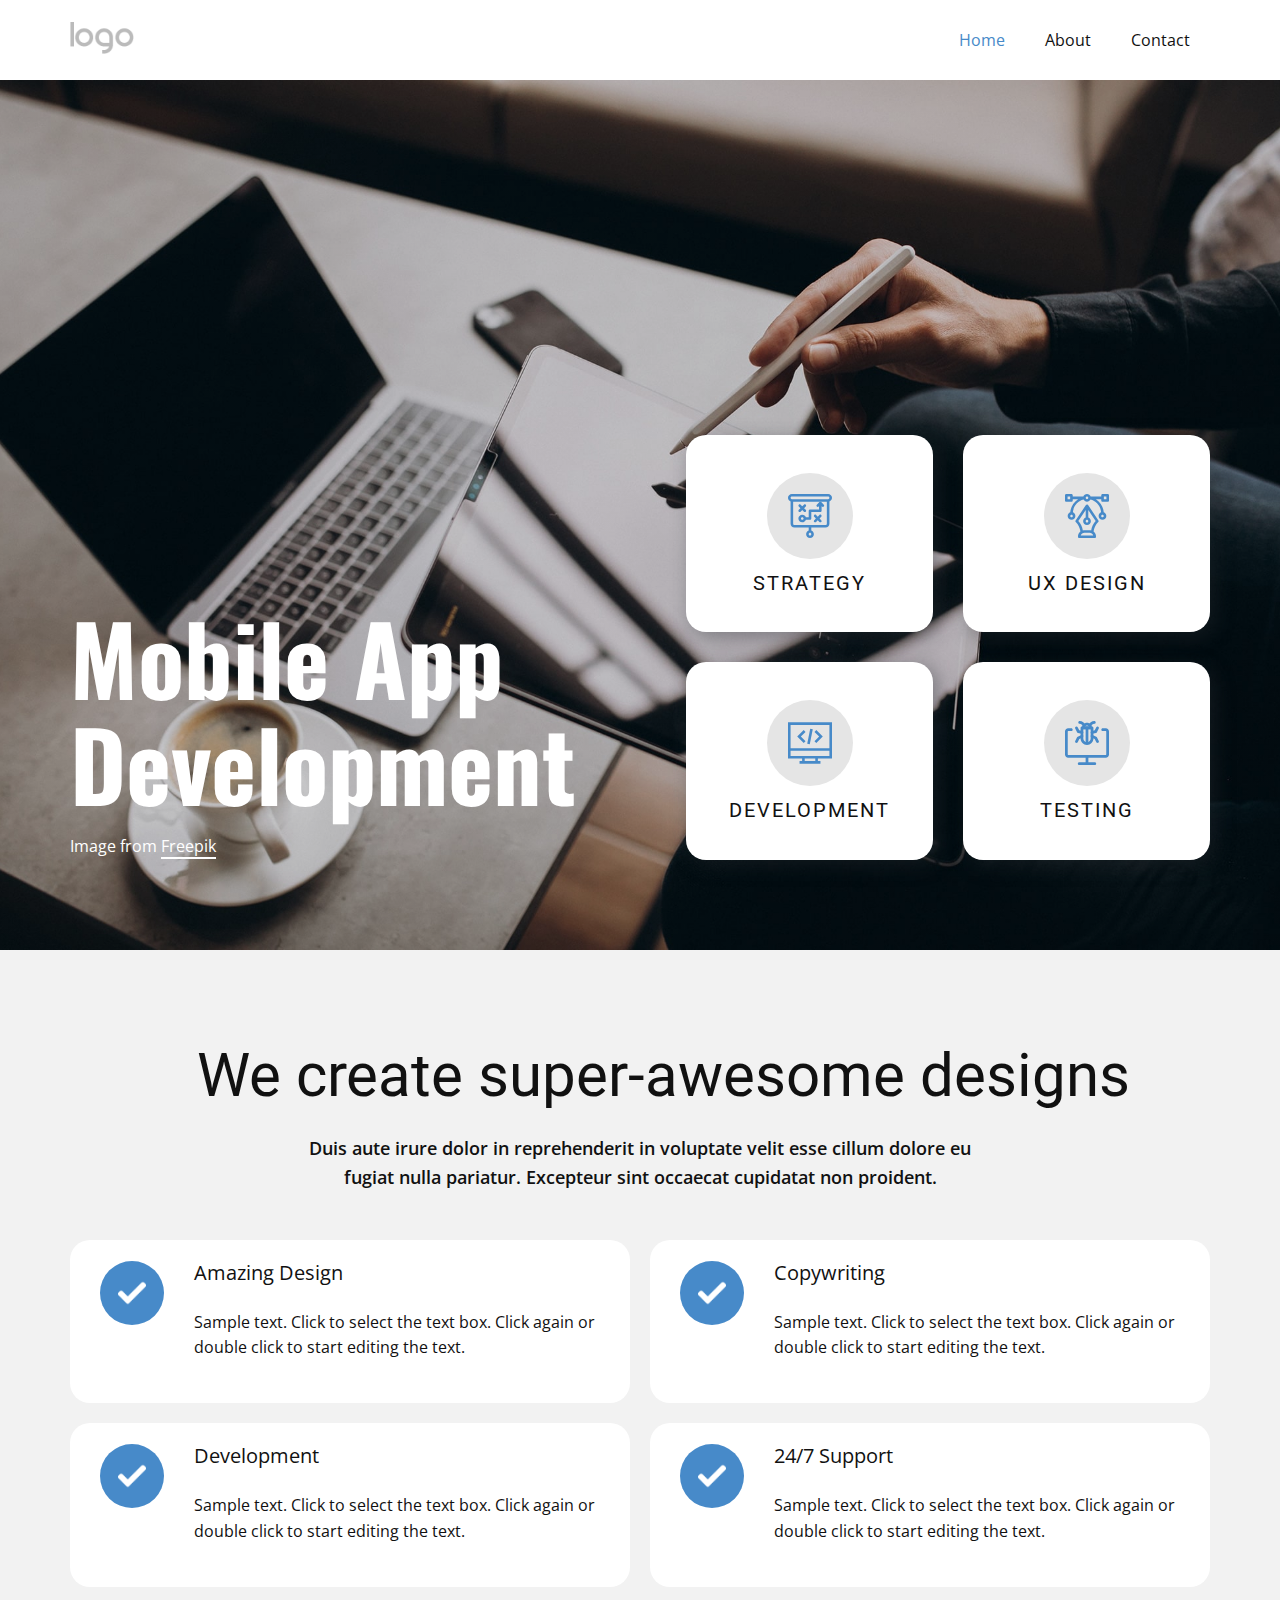
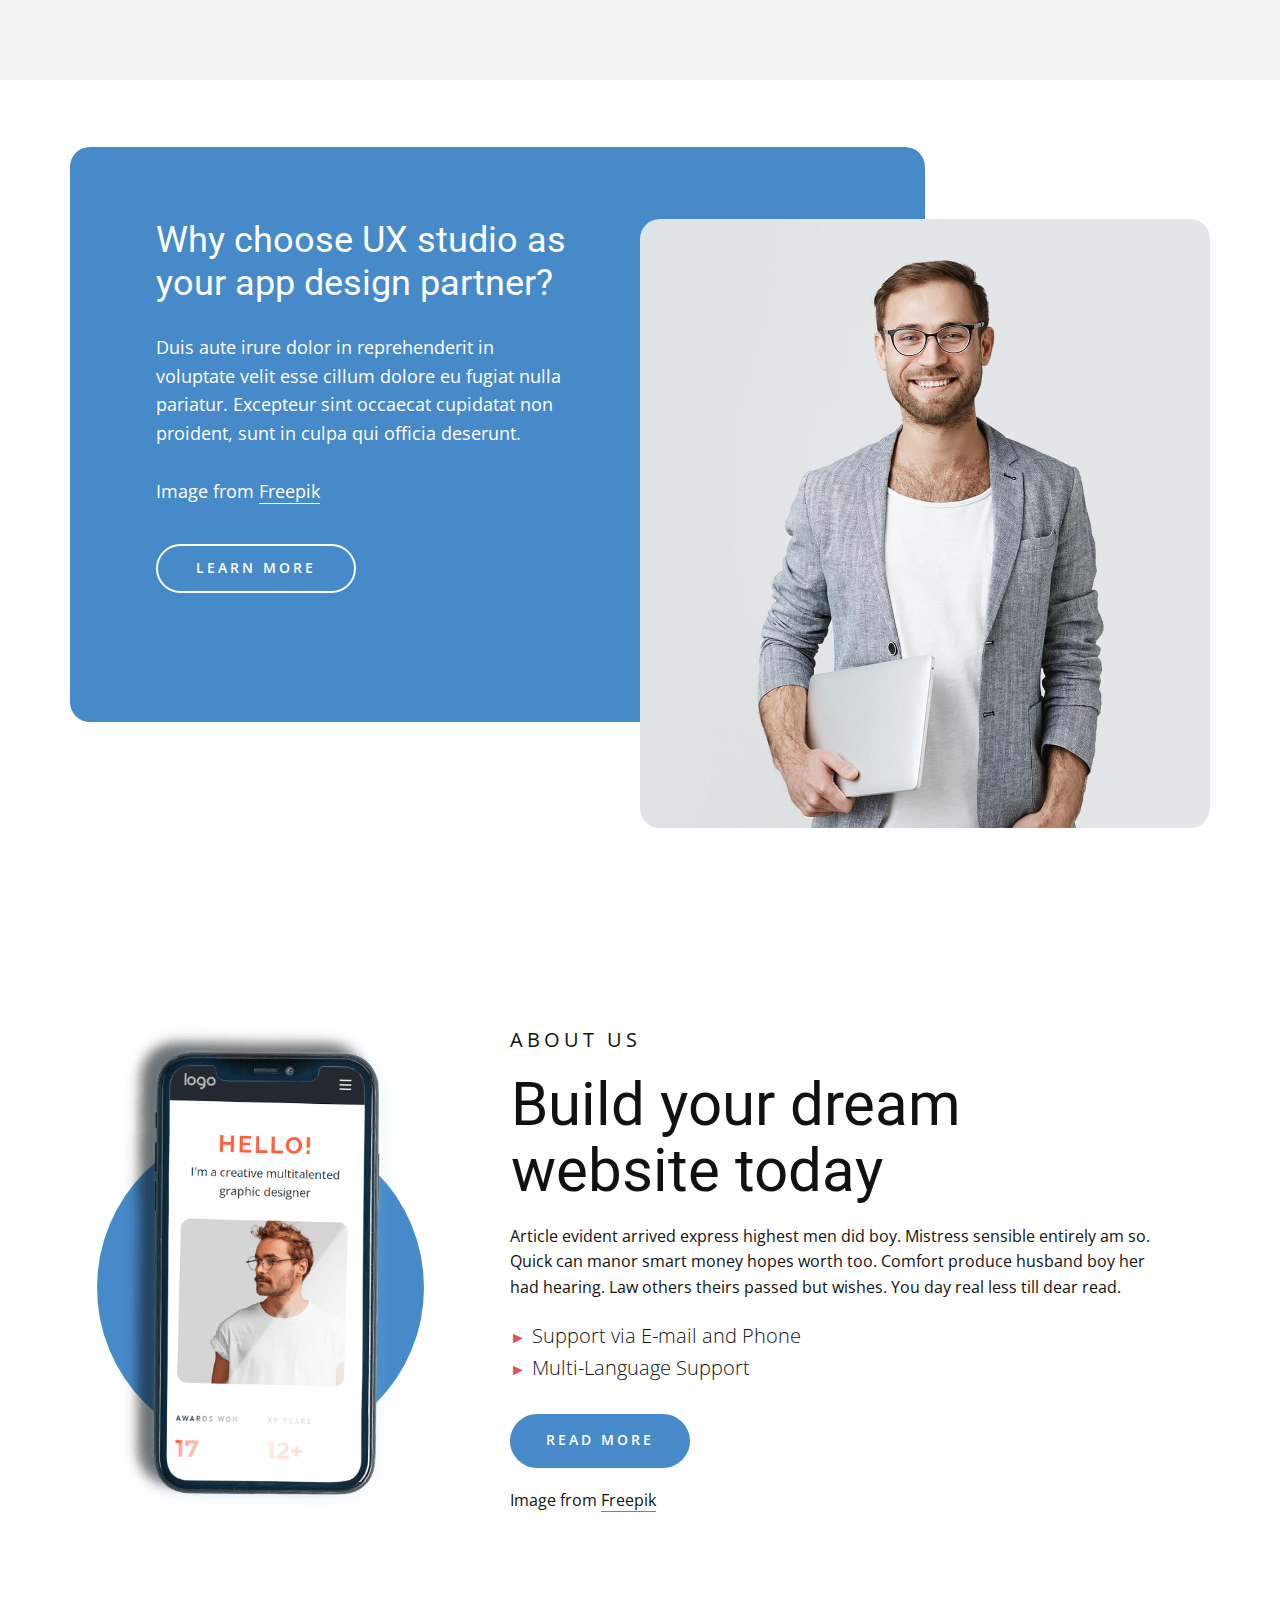
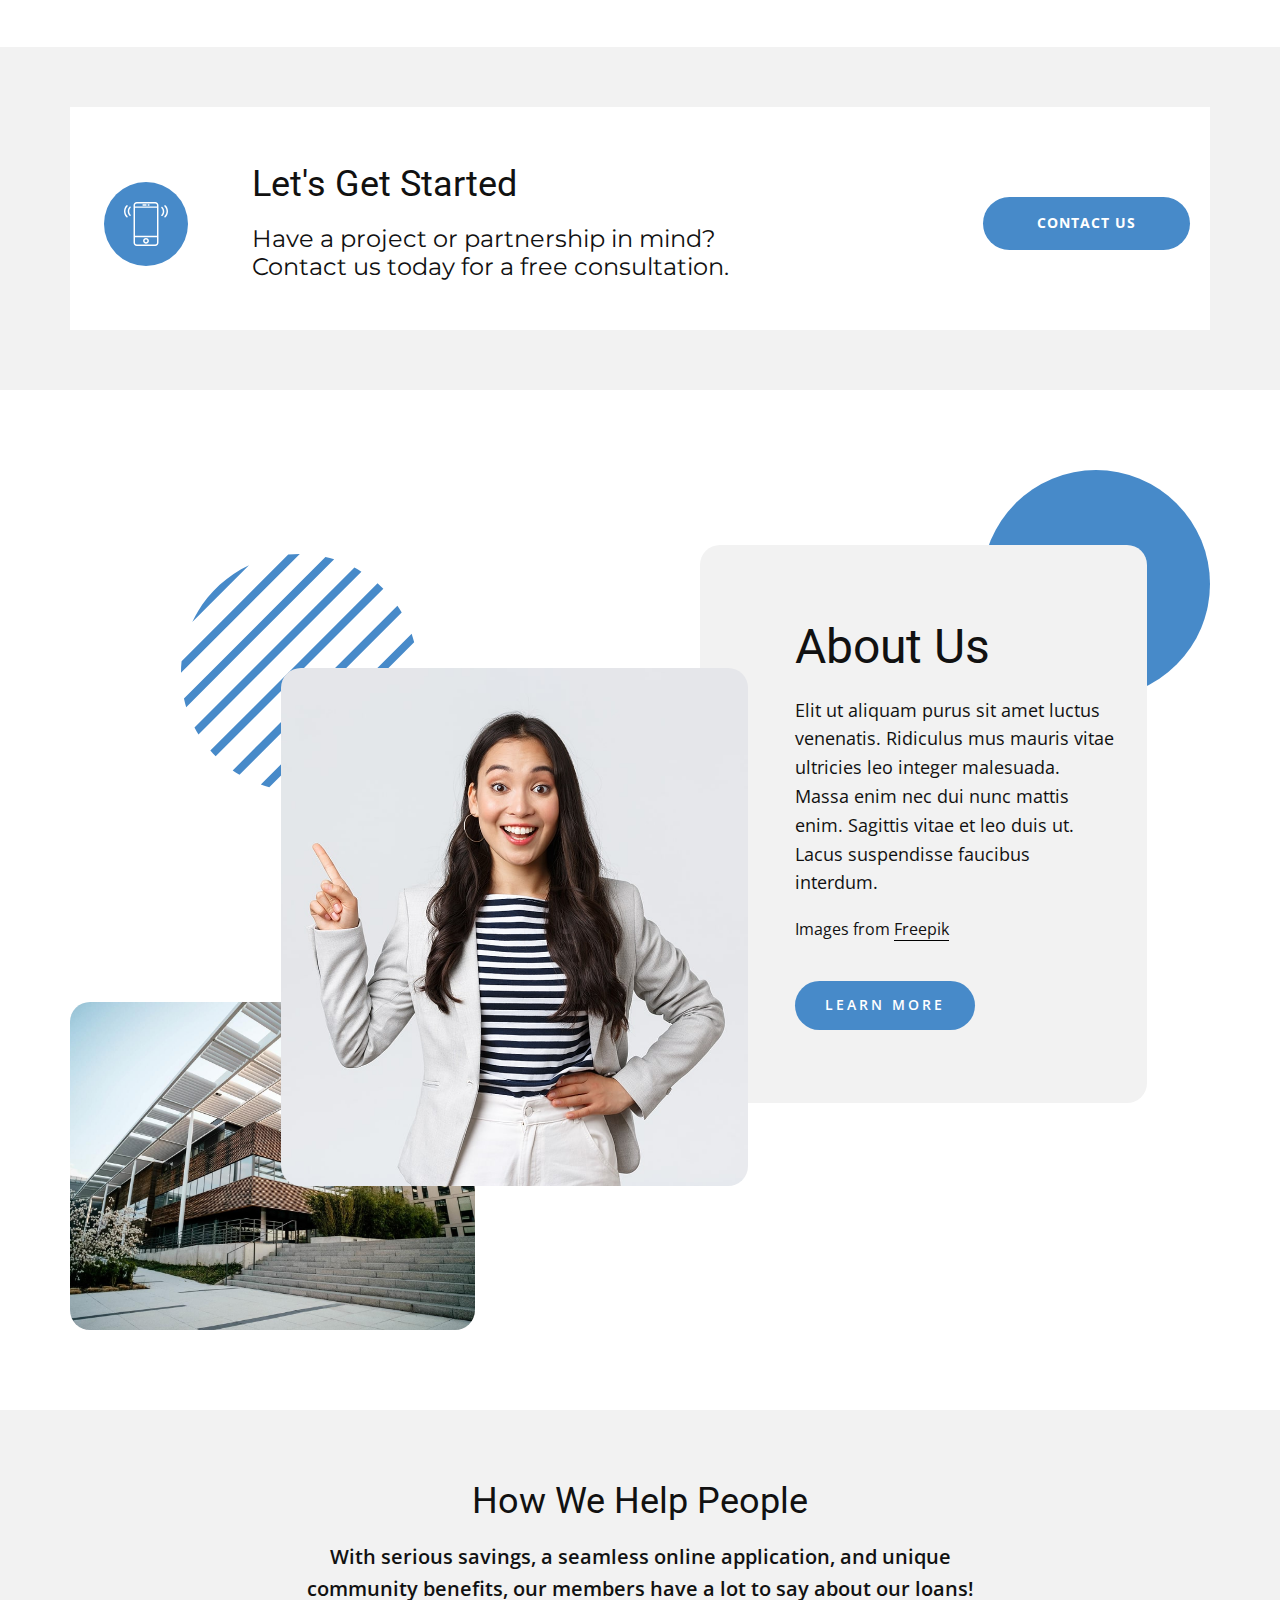
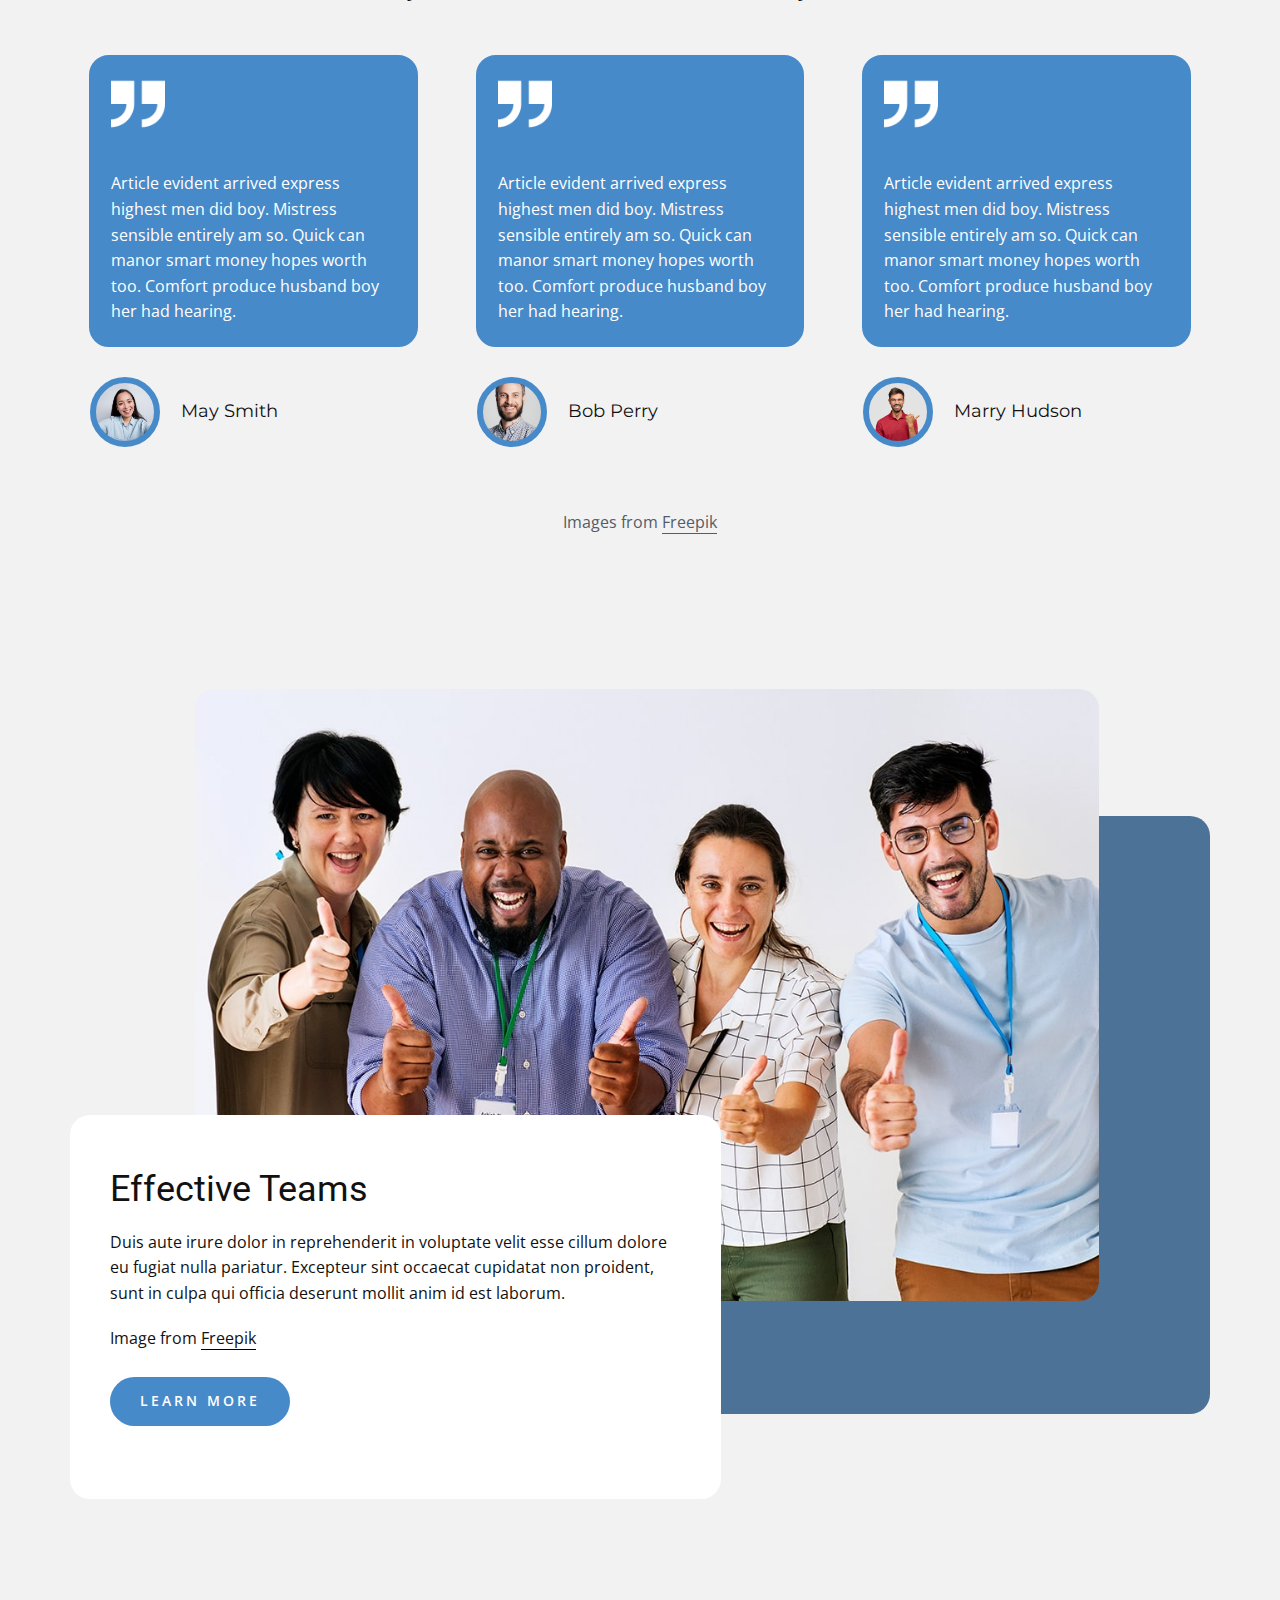
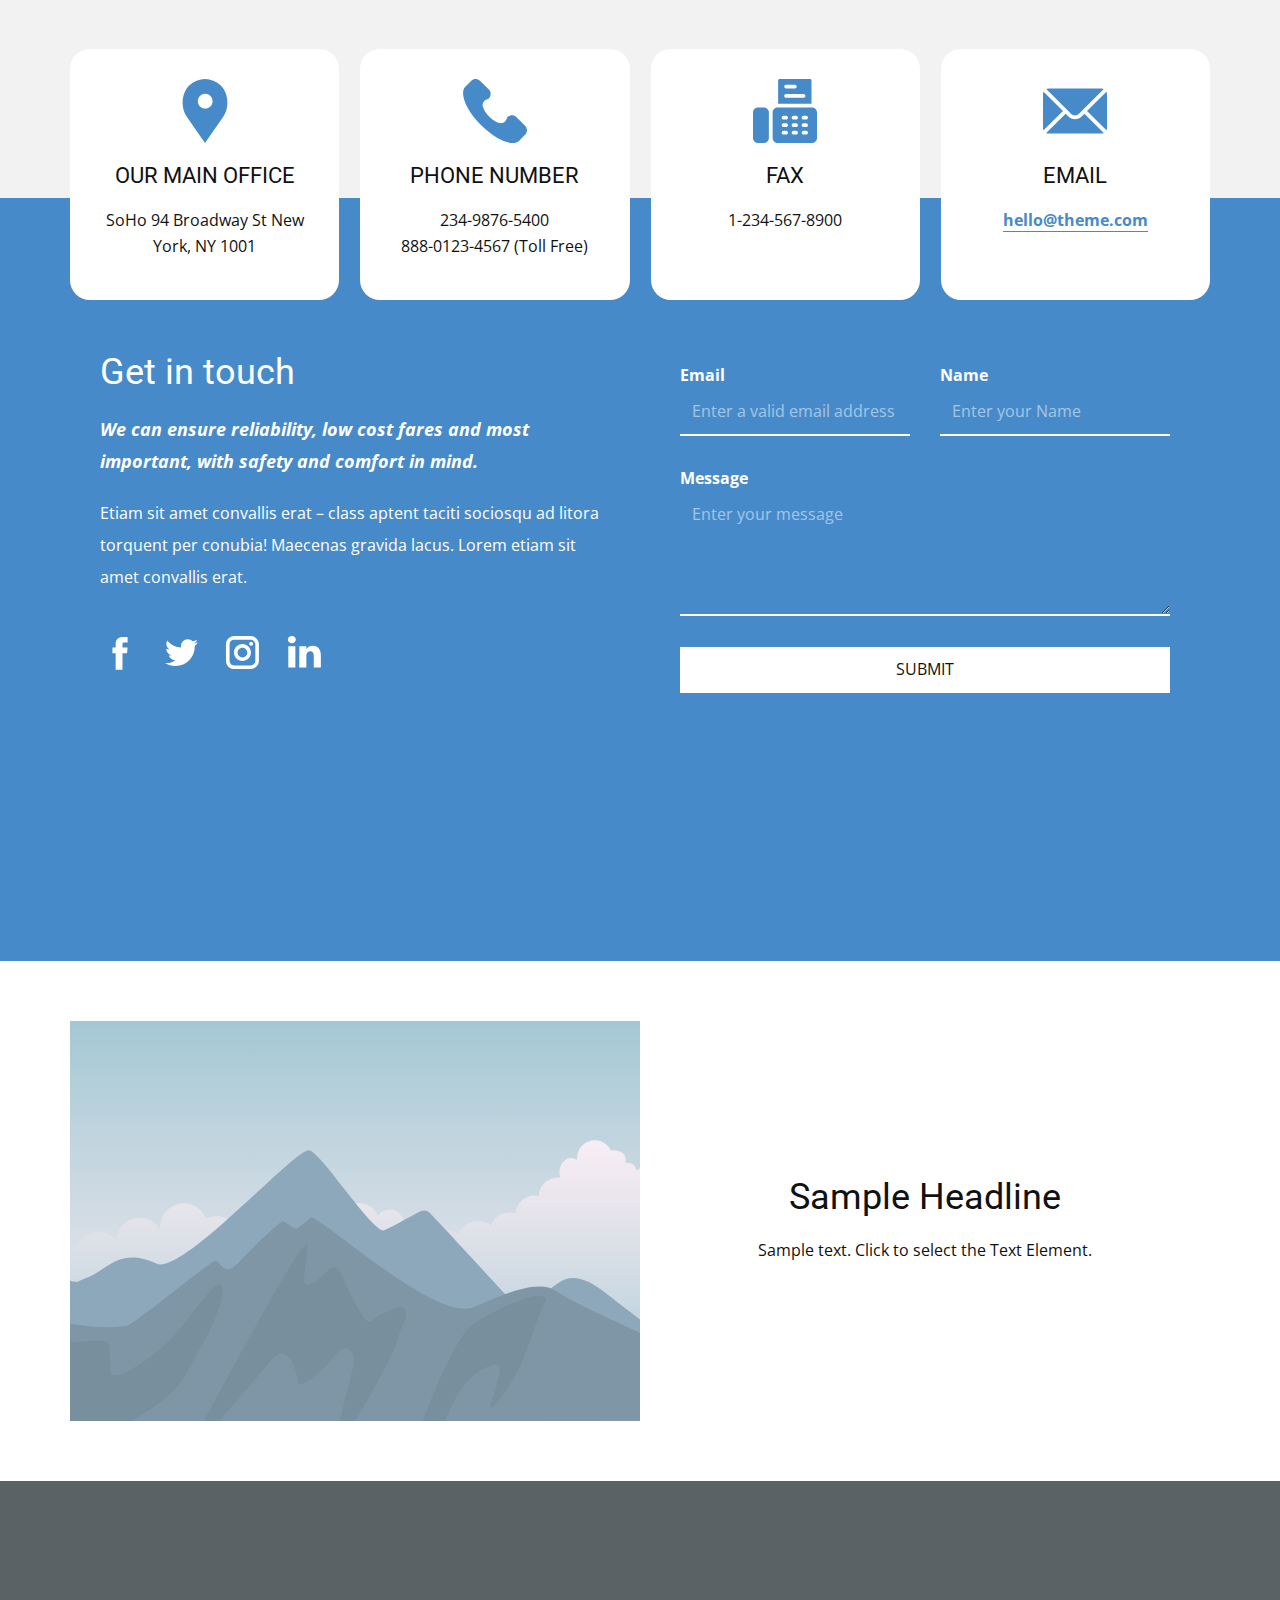
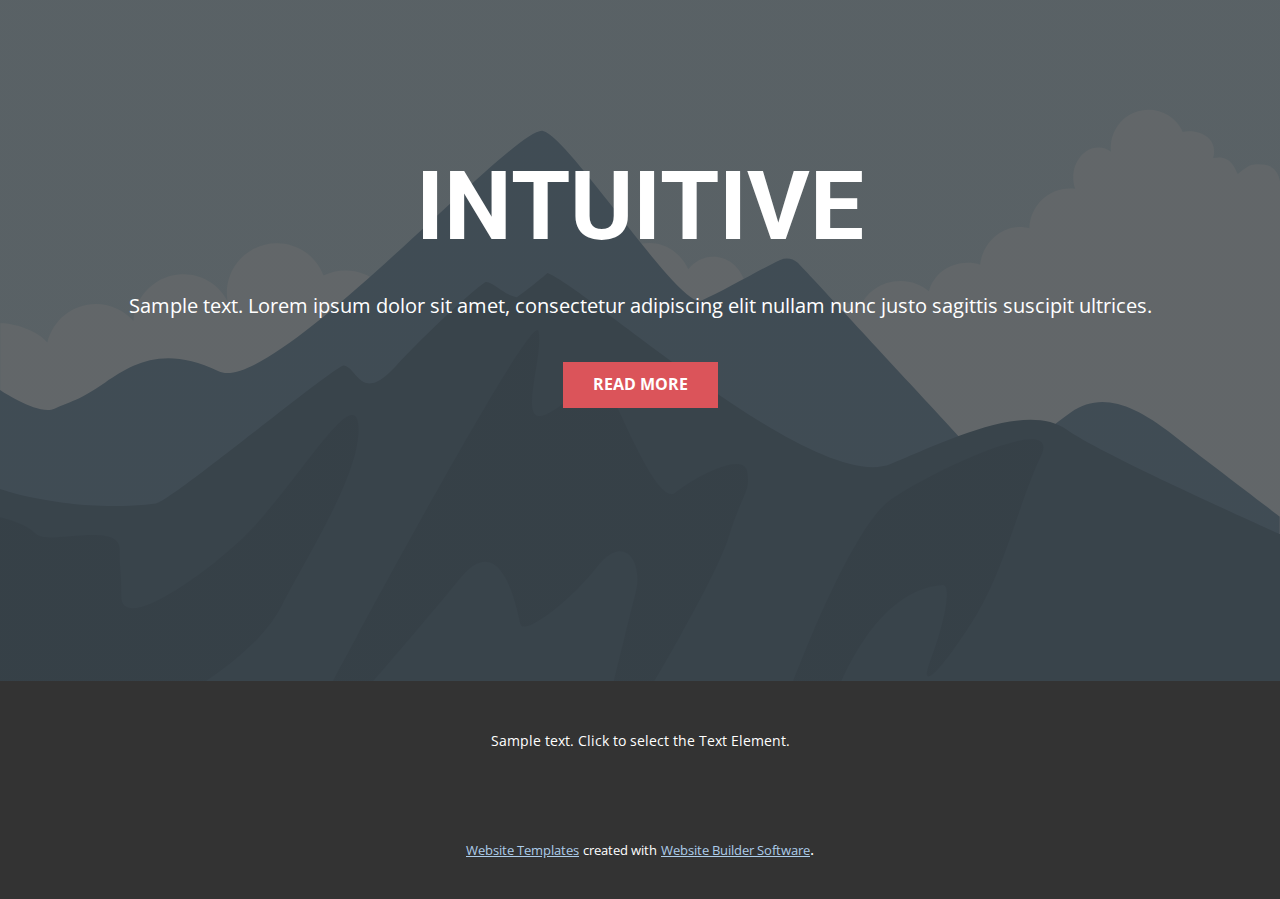
<file: index.html>
<!DOCTYPE html>
<html style="font-size: 16px;" lang="en"><head>
    <meta name="viewport" content="width=device-width, initial-scale=1.0">
    <meta charset="utf-8">
    <meta name="keywords" content="Mobile App Development, ​We create super-awesome designs, ​Build your dream website today, ​Let&amp;apos;s Get Started, ​How We Help People, Effective Teams, Get in touch, INTUITIVE">
    <meta name="description" content="">
    <title>Home</title>
    <link rel="stylesheet" href="nicepage.css" media="screen">
<link rel="stylesheet" href="Home.css" media="screen">
    <script class="u-script" type="text/javascript" src="jquery.js" "="" defer=""></script>
    <script class="u-script" type="text/javascript" src="nicepage.js" "="" defer=""></script>
    <meta name="generator" content="Nicepage 4.17.10, nicepage.com">
    <link id="u-theme-google-font" rel="stylesheet" href="https://fonts.googleapis.com/css?family=Roboto:100,100i,300,300i,400,400i,500,500i,700,700i,900,900i|Open+Sans:300,300i,400,400i,500,500i,600,600i,700,700i,800,800i">
    <link id="u-page-google-font" rel="stylesheet" href="https://fonts.googleapis.com/css?family=Oswald:200,300,400,500,600,700|Montserrat:100,100i,200,200i,300,300i,400,400i,500,500i,600,600i,700,700i,800,800i,900,900i">
    
    
    
    
    
    
    
    
    
    
    
    
    <script type="application/ld+json">{
		"@context": "http://schema.org",
		"@type": "Organization",
		"name": "",
		"logo": "images/default-logo.png"
}</script>
    <meta name="theme-color" content="#478ac9">
    <meta property="og:title" content="Home">
    <meta property="og:type" content="website">
  </head>
  <body data-home-page="Home.html" data-home-page-title="Home" class="u-body u-xl-mode" data-lang="en"><header class="u-clearfix u-header u-header" id="sec-e250"><div class="u-clearfix u-sheet u-valign-middle u-sheet-1">
        <a href="https://nicepage.com" class="u-image u-logo u-image-1">
          <img src="images/default-logo.png" class="u-logo-image u-logo-image-1">
        </a>
        <nav class="u-menu u-menu-dropdown u-offcanvas u-menu-1">
          <div class="menu-collapse" style="font-size: 1rem; letter-spacing: 0px;">
            <a class="u-button-style u-custom-left-right-menu-spacing u-custom-padding-bottom u-custom-top-bottom-menu-spacing u-nav-link u-text-active-palette-1-base u-text-hover-palette-2-base" href="#">
              <svg class="u-svg-link" viewBox="0 0 24 24"><use xmlns:xlink="http://www.w3.org/1999/xlink" xlink:href="#menu-hamburger"></use></svg>
              <svg class="u-svg-content" version="1.1" id="menu-hamburger" viewBox="0 0 16 16" x="0px" y="0px" xmlns:xlink="http://www.w3.org/1999/xlink" xmlns="http://www.w3.org/2000/svg"><g><rect y="1" width="16" height="2"></rect><rect y="7" width="16" height="2"></rect><rect y="13" width="16" height="2"></rect>
</g></svg>
            </a>
          </div>
          <div class="u-nav-container">
            <ul class="u-nav u-unstyled u-nav-1"><li class="u-nav-item"><a class="u-button-style u-nav-link u-text-active-palette-1-base u-text-hover-palette-2-base" href="Home.html" style="padding: 10px 20px;">Home</a>
</li><li class="u-nav-item"><a class="u-button-style u-nav-link u-text-active-palette-1-base u-text-hover-palette-2-base" href="About.html" style="padding: 10px 20px;">About</a>
</li><li class="u-nav-item"><a class="u-button-style u-nav-link u-text-active-palette-1-base u-text-hover-palette-2-base" href="Contact.html" style="padding: 10px 20px;">Contact</a>
</li></ul>
          </div>
          <div class="u-nav-container-collapse">
            <div class="u-black u-container-style u-inner-container-layout u-opacity u-opacity-95 u-sidenav">
              <div class="u-inner-container-layout u-sidenav-overflow">
                <div class="u-menu-close"></div>
                <ul class="u-align-center u-nav u-popupmenu-items u-unstyled u-nav-2"><li class="u-nav-item"><a class="u-button-style u-nav-link" href="Home.html">Home</a>
</li><li class="u-nav-item"><a class="u-button-style u-nav-link" href="About.html">About</a>
</li><li class="u-nav-item"><a class="u-button-style u-nav-link" href="Contact.html">Contact</a>
</li></ul>
              </div>
            </div>
            <div class="u-black u-menu-overlay u-opacity u-opacity-70"></div>
          </div>
        </nav>
      </div></header>
    <section class="u-align-right u-clearfix u-image u-shading u-section-1" id="carousel_e393">
      <div class="u-clearfix u-sheet u-sheet-1">
        <h1 class="u-align-left u-custom-font u-font-oswald u-text u-text-body-alt-color u-text-1">Mobile App Development</h1>
        <p class="u-align-left u-text u-text-body-alt-color u-text-2">Image from <a href="https://www.freepik.com/photos/business" class="u-border-2 u-border-white u-btn u-button-link u-button-style u-none u-text-body-alt-color u-btn-1">Freepik</a>
        </p>
        <div class="u-list u-list-1">
          <div class="u-repeater u-repeater-1">
            <div class="u-align-center u-container-style u-list-item u-radius-20 u-repeater-item u-shape-round u-video-cover u-white u-list-item-1">
              <div class="u-container-layout u-similar-container u-valign-middle u-container-layout-1"><span class="u-grey-10 u-icon u-icon-circle u-text-palette-1-base u-icon-1"><svg class="u-svg-link" preserveAspectRatio="xMidYMin slice" viewBox="0 0 512 512" style=""><use xmlns:xlink="http://www.w3.org/1999/xlink" xlink:href="#svg-d293"></use></svg><svg class="u-svg-content" viewBox="0 0 512 512" x="0px" y="0px" id="svg-d293" style="enable-background:new 0 0 512 512;"><g><g><path d="M386.607,304.394L367.213,285l19.393-19.393c5.859-5.858,5.859-15.356,0-21.214c-5.857-5.858-15.355-5.858-21.213,0    L346,263.787l-19.394-19.394c-5.857-5.858-15.355-5.858-21.213,0c-5.858,5.858-5.858,15.355,0,21.213L324.787,285l-19.393,19.393    c-5.858,5.858-5.858,15.355,0,21.213c5.857,5.857,15.355,5.858,21.213,0L346,306.213l19.394,19.394    c5.857,5.857,15.355,5.858,21.213,0C392.465,319.749,392.465,310.252,386.607,304.394z"></path>
</g>
</g><g><g><path d="M206.607,184.394L187.213,165l19.393-19.393c5.858-5.858,5.858-15.355,0-21.213c-5.857-5.858-15.355-5.858-21.213,0    L166,143.787l-19.394-19.394c-5.857-5.858-15.355-5.858-21.213,0c-5.858,5.858-5.858,15.355,0,21.213L144.787,165l-19.393,19.393    c-5.859,5.858-5.859,15.356,0,21.214c5.857,5.857,15.355,5.858,21.213,0L166,186.213l19.394,19.394    c5.857,5.857,15.355,5.858,21.213,0C212.465,199.749,212.465,190.252,206.607,184.394z"></path>
</g>
</g><g><g><path d="M416.606,124.394l-30-30c-0.029-0.029-0.06-0.052-0.089-0.081c-5.916-5.822-15.373-5.668-21.124,0.081l-30,30    c-5.858,5.858-5.858,15.355,0,21.213c5.857,5.858,15.355,5.858,21.213,0l4.394-4.394V180H256c-8.284,0-15,6.716-15,15v75h-32.58    c-6.192-17.459-22.865-30-42.42-30c-24.813,0-45,20.187-45,45s20.187,45,45,45c19.555,0,36.228-12.541,42.42-30H256    c8.284,0,15-6.716,15-15v-75h105c8.284,0,15-6.716,15-15v-53.787l4.394,4.394C398.322,148.535,402.161,150,406,150    s7.678-1.465,10.606-4.393C422.464,139.749,422.464,130.252,416.606,124.394z M166,300c-8.271,0-15-6.729-15-15s6.729-15,15-15    s15,6.729,15,15S174.271,300,166,300z"></path>
</g>
</g><g><g><path d="M467,0H45C20.187,0,0,20.187,0,45c0,19.555,12.541,36.228,30,42.42V345c0,24.813,20.187,45,45,45h166v34.58    c-17.459,6.192-30,22.865-30,42.42c0,24.813,20.187,45,45,45s45-20.187,45-45c0-19.555-12.541-36.228-30-42.42V390h166    c24.813,0,45-20.187,45-45V87.42c17.459-6.192,30-22.865,30-42.42C512,20.187,491.813,0,467,0z M256,482c-8.271,0-15-6.729-15-15    s6.729-15,15-15s15,6.729,15,15S264.271,482,256,482z M452,345c0,8.271-6.729,15-15,15H75c-8.271,0-15-6.729-15-15V90h392V345z     M467,60H45c-8.271,0-15-6.729-15-15s6.729-15,15-15h422c8.271,0,15,6.729,15,15S475.271,60,467,60z"></path>
</g>
</g></svg></span>
                <h4 class="u-text u-text-3">strategy</h4>
              </div>
            </div>
            <div class="u-align-center u-container-style u-list-item u-radius-20 u-repeater-item u-shape-round u-video-cover u-white u-list-item-2">
              <div class="u-container-layout u-similar-container u-valign-middle u-container-layout-2"><span class="u-grey-10 u-icon u-icon-circle u-text-palette-1-base u-icon-2"><svg class="u-svg-link" preserveAspectRatio="xMidYMin slice" viewBox="0 0 512 512" style=""><use xmlns:xlink="http://www.w3.org/1999/xlink" xlink:href="#svg-ddc0"></use></svg><svg class="u-svg-content" viewBox="0 0 512 512" x="0px" y="0px" id="svg-ddc0" style="enable-background:new 0 0 512 512;"><g><g><path d="M497,0h-60c-8.284,0-15,6.716-15,15v15H298.42C292.228,12.542,275.555,0,256,0s-36.228,12.542-42.42,30H90V15    c0-8.284-6.716-15-15-15H15C6.716,0,0,6.716,0,15v60c0,8.284,6.716,15,15,15h60c8.284,0,15-6.716,15-15V59.8h62.377    c-54.116,34.274-87.012,92.175-90.969,153.642C43.738,219.518,31,236.294,31,256c0,24.813,20.187,45,45,45s45-20.187,45-45    c0-19.38-12.315-35.938-29.53-42.26c5.326-70.647,56.198-131.494,124.226-148.758C223.07,79.794,238.361,90,256,90    c17.639,0,32.93-10.206,40.304-25.017c68.029,17.264,118.9,78.111,124.226,148.758C403.315,220.062,391,236.62,391,256    c0,24.813,20.187,45,45,45s45-20.187,45-45c0-19.706-12.738-36.482-30.408-42.558C446.627,151.852,413.633,94.207,359.623,60H422    v15c0,8.284,6.716,15,15,15h60c8.284,0,15-6.716,15-15V15C512,6.716,505.284,0,497,0z M60,60H30V30h30V60z M76,271    c-8.271,0-15-6.729-15-15s6.729-15,15-15s15,6.729,15,15S84.271,271,76,271z M256,60c-8.271,0-15-6.729-15-15s6.729-15,15-15    s15,6.729,15,15S264.271,60,256,60z M436,241c8.271,0,15,6.729,15,15s-6.729,15-15,15s-15-6.729-15-15S427.729,241,436,241z     M482,60h-30V30h30V60z"></path>
</g>
</g><g><g><path d="M388.48,307.679l-120-179.999c-0.004-0.006-0.009-0.012-0.013-0.019c-0.043-0.064-0.09-0.125-0.134-0.188    c-0.206-0.299-0.423-0.587-0.649-0.868c-6.321-7.854-18.357-7.324-24.017,0.868c-0.044,0.063-0.091,0.124-0.134,0.188    c-0.004,0.007-0.009,0.012-0.013,0.019l-120,180c-3.967,5.949-3.182,13.871,1.874,18.927    c29.927,29.927,48.975,69.047,54.164,110.901c-2.329,1.883-4.578,3.899-6.71,6.081C158.759,458.001,151,476.97,151,497    c0,8.284,6.716,15,15,15h180c8.284,0,15-6.716,15-15c0-20.03-7.759-38.999-21.847-53.412c-2.133-2.182-4.381-4.198-6.711-6.081    c5.188-41.856,24.236-80.976,54.163-110.9C391.662,321.551,392.447,313.628,388.48,307.679z M256,301c8.271,0,15,6.729,15,15    s-6.729,15-15,15s-15-6.729-15-15S247.729,301,256,301z M183.558,482c6.241-17.833,23.159-31,42.442-31h60    c19.283,0,36.201,13.167,42.442,31H183.558z M304.245,423.283C298.345,421.777,292.229,421,286,421h-60    c-6.229,0-12.345,0.777-18.245,2.284c-7.02-40.429-25.251-78.221-52.65-108.899L241,185.542v88.039    c-17.459,6.192-30,22.865-30,42.42c0,24.813,20.187,45,45,45s45-20.187,45-45c0-19.555-12.541-36.228-30-42.42v-88.039    l85.896,128.843C329.496,345.06,311.264,382.853,304.245,423.283z"></path>
</g>
</g></svg></span>
                <h4 class="u-text u-text-4">ux Design</h4>
              </div>
            </div>
            <div class="u-align-center u-container-style u-list-item u-radius-20 u-repeater-item u-shape-round u-video-cover u-white u-list-item-3">
              <div class="u-container-layout u-similar-container u-valign-middle u-container-layout-3"><span class="u-grey-10 u-icon u-icon-circle u-text-palette-1-base u-icon-3"><svg class="u-svg-link" preserveAspectRatio="xMidYMin slice" viewBox="0 0 512 512" style=""><use xmlns:xlink="http://www.w3.org/1999/xlink" xlink:href="#svg-ce99"></use></svg><svg class="u-svg-content" viewBox="0 0 512 512" x="0px" y="0px" id="svg-ce99" style="enable-background:new 0 0 512 512;"><g><g><path d="M0,15.845v420.259h164.332v30.049h-30.036v30.001h243.407v-30.001h-30.036v-30.049H512V15.845H0z M317.665,466.153    H194.334v-30.049h123.332V466.153z M481.999,406.103H30.001v-60.075h451.997V406.103z M481.999,316.027H30.001V45.847h451.997    V316.027z"></path>
</g>
</g><g><g><polygon points="203.943,126.712 182.729,105.498 107.29,180.937 182.729,256.375 203.943,235.161 149.718,180.937   "></polygon>
</g>
</g><g><g><polygon points="329.271,105.498 308.057,126.712 362.282,180.937 308.057,235.161 329.271,256.375 404.709,180.937   "></polygon>
</g>
</g><g><g><rect x="166.742" y="165.947" transform="matrix(0.1951 -0.9808 0.9808 0.1951 28.5815 396.7237)" width="178.511" height="30.002"></rect>
</g>
</g></svg></span>
                <h4 class="u-text u-text-5">development</h4>
              </div>
            </div>
            <div class="u-align-center u-container-style u-list-item u-radius-20 u-repeater-item u-shape-round u-video-cover u-white u-list-item-4">
              <div class="u-container-layout u-similar-container u-valign-middle u-container-layout-4"><span class="u-grey-10 u-icon u-icon-circle u-text-palette-1-base u-icon-4"><svg class="u-svg-link" preserveAspectRatio="xMidYMin slice" viewBox="0 0 24 24" style=""><use xmlns:xlink="http://www.w3.org/1999/xlink" xlink:href="#svg-4417"></use></svg><svg class="u-svg-content" viewBox="0 0 24 24" id="svg-4417"><path d="m22.25 20h-20.5c-.965 0-1.75-.785-1.75-1.75v-12.5c0-.965.785-1.75 1.75-1.75h1.68c.414 0 .75.336.75.75s-.336.75-.75.75h-1.68c-.136 0-.25.114-.25.25v12.5c0 .136.114.25.25.25h20.5c.136 0 .25-.114.25-.25v-12.5c0-.136-.114-.25-.25-.25h-1.68c-.414 0-.75-.336-.75-.75s.336-.75.75-.75h1.68c.965 0 1.75.785 1.75 1.75v12.5c0 .965-.785 1.75-1.75 1.75z"></path><path d="m16.25 24h-8.5c-.414 0-.75-.336-.75-.75s.336-.75.75-.75h8.5c.414 0 .75.336.75.75s-.336.75-.75.75z"></path><path d="m12 24c-.414 0-.75-.336-.75-.75v-4c0-.414.336-.75.75-.75s.75.336.75.75v4c0 .414-.336.75-.75.75z"></path><path d="m14 4.5h-4c-.414 0-.75-.336-.75-.75 0-1.517 1.233-2.75 2.75-2.75s2.75 1.233 2.75 2.75c0 .414-.336.75-.75.75zm-3-1.5h2c-.229-.304-.591-.5-1-.5s-.771.196-1 .5z"></path><path d="m13.601 3.3c-.069 0-.139-.01-.208-.029-.398-.115-.628-.53-.513-.929.397-1.379 1.68-2.342 3.12-2.342.414 0 .75.336.75.75s-.336.75-.75.75c-.775 0-1.466.518-1.679 1.258-.095.328-.395.542-.72.542z"></path><path d="m10.399 3.3c-.326 0-.625-.214-.72-.542-.213-.74-.904-1.258-1.679-1.258-.414 0-.75-.336-.75-.75s.336-.75.75-.75c1.44 0 2.723.963 3.121 2.342.115.398-.115.813-.513.929-.07.019-.14.029-.209.029z"></path><path d="m14.75 7c-.336 0-.642-.228-.727-.568-.101-.401.144-.809.545-.909l1.666-.416.846-1.691c.186-.371.636-.521 1.006-.336.371.186.521.636.335 1.006l-1 2c-.098.196-.276.34-.489.393l-2 .5c-.061.014-.122.021-.182.021z"></path><path d="m17.75 12c-.275 0-.54-.151-.671-.415l-.886-1.771-1.771-.858c-.373-.181-.528-.629-.348-1.002s.629-.527 1.002-.348l2 .97c.149.072.27.191.344.34l1 2c.185.37.035.82-.335 1.006-.107.053-.222.078-.335.078z"></path><path d="m9.25 7c-.06 0-.121-.007-.182-.022l-2-.5c-.213-.053-.391-.197-.489-.393l-1-2c-.185-.37-.035-.82.335-1.006.372-.185.821-.035 1.006.336l.846 1.691 1.666.416c.402.101.646.508.545.909-.084.341-.391.569-.727.569z"></path><path d="m6.25 12c-.113 0-.227-.025-.335-.079-.371-.186-.521-.636-.335-1.006l1-2c.074-.148.195-.268.344-.34l2-.97c.372-.178.821-.025 1.001.348.181.373.025.821-.348 1.002l-1.77.858-.886 1.771c-.131.265-.397.416-.671.416z"></path><path d="m12 13c-1.93 0-3.5-1.57-3.5-3.5v-5.75c0-.414.336-.75.75-.75h5.5c.414 0 .75.336.75.75v5.75c0 1.93-1.57 3.5-3.5 3.5zm-2-8.5v5c0 1.103.897 2 2 2s2-.897 2-2v-5z"></path><path d="m12 13c-.414 0-.75-.336-.75-.75v-8.5c0-.414.336-.75.75-.75s.75.336.75.75v8.5c0 .414-.336.75-.75.75z"></path></svg></span>
                <h4 class="u-text u-text-6">testing</h4>
              </div>
            </div>
          </div>
        </div>
      </div>
    </section>
    <section class="u-align-center-lg u-align-center-md u-align-center-xl u-align-left-sm u-align-left-xs u-clearfix u-grey-5 u-section-2" id="carousel_c93e">
      <div class="u-clearfix u-sheet u-valign-middle u-sheet-1">
        <h2 class="u-text u-text-1"> We create super-awesome designs</h2>
        <p class="u-text u-text-2"> Duis aute irure dolor in reprehenderit in voluptate velit esse cillum dolore eu fugiat nulla pariatur. Excepteur sint occaecat cupidatat non proident. </p>
        <div class="u-expanded-width u-list u-list-1">
          <div class="u-repeater u-repeater-1">
            <div class="u-align-left u-container-style u-list-item u-radius-20 u-repeater-item u-shape-round u-white u-list-item-1">
              <div class="u-container-layout u-similar-container u-container-layout-1"><span class="u-file-icon u-icon u-icon-circle u-palette-1-base u-text-white u-icon-1"><img src="images/1828743-b773816f.png" alt=""></span>
                <h5 class="u-custom-font u-text u-text-font u-text-3">Amazing Design</h5>
                <p class="u-text u-text-4">Sample text. Click to select the text box. Click again or double click to start editing the text.</p>
              </div>
            </div>
            <div class="u-align-left u-container-style u-list-item u-radius-20 u-repeater-item u-shape-round u-white u-list-item-2">
              <div class="u-container-layout u-similar-container u-container-layout-2"><span class="u-file-icon u-icon u-icon-circle u-palette-1-base u-text-white u-icon-2"><img src="images/1828743-b773816f.png" alt=""></span>
                <h5 class="u-custom-font u-text u-text-font u-text-5">Copywriting</h5>
                <p class="u-text u-text-6">Sample text. Click to select the text box. Click again or double click to start editing the text.</p>
              </div>
            </div>
            <div class="u-align-left u-container-style u-list-item u-radius-20 u-repeater-item u-shape-round u-white u-list-item-3">
              <div class="u-container-layout u-similar-container u-container-layout-3"><span class="u-file-icon u-icon u-icon-circle u-palette-1-base u-text-white u-icon-3"><img src="images/1828743-b773816f.png" alt=""></span>
                <h5 class="u-custom-font u-text u-text-font u-text-7">Development</h5>
                <p class="u-text u-text-8">Sample text. Click to select the text box. Click again or double click to start editing the text.</p>
              </div>
            </div>
            <div class="u-align-left u-container-style u-list-item u-radius-20 u-repeater-item u-shape-round u-white u-list-item-4">
              <div class="u-container-layout u-similar-container u-container-layout-4"><span class="u-file-icon u-icon u-icon-circle u-palette-1-base u-text-white u-icon-4"><img src="images/1828743-b773816f.png" alt=""></span>
                <h5 class="u-custom-font u-text u-text-font u-text-9">24/7 Support</h5>
                <p class="u-text u-text-10">Sample text. Click to select the text box. Click again or double click to start editing the text.</p>
              </div>
            </div>
          </div>
        </div>
      </div>
    </section>
    <section class="u-clearfix u-section-3" id="carousel_9fa2">
      <div class="u-clearfix u-sheet u-valign-middle-md u-valign-middle-sm u-valign-middle-xl u-valign-middle-xs u-sheet-1">
        <div class="u-expanded-width-md u-expanded-width-sm u-expanded-width-xs u-palette-1-base u-radius-20 u-shape u-shape-round u-shape-1"></div>
        <img class="u-image u-image-round u-radius-20 u-image-1" src="images/vvv.jpg" data-image-width="1139" data-image-height="1080">
        <div class="u-container-style u-group u-group-1">
          <div class="u-container-layout u-valign-top u-container-layout-1">
            <h3 class="u-text u-text-body-alt-color u-text-default u-text-1"> Why choose UX studio as your app design partner?&nbsp;<br>
            </h3>
            <p class="u-text u-text-body-alt-color u-text-2">Duis aute irure dolor in reprehenderit in voluptate velit esse cillum dolore eu fugiat nulla pariatur. Excepteur sint occaecat cupidatat non proident, sunt in culpa qui officia deserunt.<br>
              <br>Image from <a href="https://www.freepik.com/photos/woman" class="u-border-1 u-border-white u-btn u-button-link u-button-style u-none u-text-body-alt-color u-btn-1">Freepik</a>
            </p>
            <a href="https://nicepage.dev" class="u-active-white u-border-2 u-border-white u-btn u-btn-round u-button-style u-hover-white u-none u-radius-50 u-btn-2">learn more</a>
          </div>
        </div>
      </div>
    </section>
    <section class="u-clearfix u-section-4" id="carousel_0a7d">
      <div class="u-clearfix u-sheet u-valign-middle u-sheet-1">
        <div class="u-clearfix u-expanded-width u-layout-wrap u-layout-wrap-1">
          <div class="u-layout">
            <div class="u-layout-row">
              <div class="u-align-center u-container-style u-layout-cell u-size-20-lg u-size-20-xl u-size-28-md u-size-28-sm u-size-28-xs u-layout-cell-1">
                <div class="u-container-layout u-valign-middle-lg u-valign-middle-md u-valign-middle-sm u-valign-middle-xl u-container-layout-1">
                  <div class="u-expanded-width-xs u-palette-1-base u-preserve-proportions u-shape u-shape-circle u-shape-1">
                    <div class="u-preserve-proportions-child" style="padding-top: 100%;"></div>
                  </div>
                  <img class="u-image u-image-contain u-image-round u-radius-30 u-image-1" src="images/phone-2-min.png" alt="" data-image-width="406" data-image-height="718">
                </div>
              </div>
              <div class="u-align-left u-container-style u-layout-cell u-size-32-md u-size-32-sm u-size-32-xs u-size-40-lg u-size-40-xl u-layout-cell-2">
                <div class="u-container-layout u-valign-middle u-container-layout-2">
                  <h5 class="u-custom-font u-text u-text-font u-text-1">about us</h5>
                  <h2 class="u-text u-text-2"> Build your dream website today</h2>
                  <p class="u-text u-text-3"> Article evident arrived express highest men did boy. Mistress sensible entirely am so. Quick can manor smart money hopes worth too. Comfort produce husband boy her had hearing. Law others theirs passed but wishes. You day real less till dear read. </p>
                  <ul class="u-custom-list u-text u-text-default u-text-4">
                    <li>
                      <div class="u-list-icon u-text-palette-2-base">
                        <div xmlns="http://www.w3.org/2000/svg" xmlns:xlink="http://www.w3.org/1999/xlink" version="1.1" xml:space="preserve" class="u-svg-content">►</div>
                      </div> Support via E-mail and Phone
                    </li>
                    <li>
                      <div class="u-list-icon u-text-palette-2-base">
                        <div xmlns="http://www.w3.org/2000/svg" xmlns:xlink="http://www.w3.org/1999/xlink" version="1.1" xml:space="preserve" class="u-svg-content">►</div>
                      </div>Multi-Language Support
                    </li>
                  </ul>
                  <a href="https://nicepage.studio" class="u-active-black u-btn u-btn-round u-button-style u-hover-black u-palette-1-base u-radius-50 u-btn-1">read more</a>
                  <p class="u-text u-text-5">Image from <a href="https://www.freepik.com/psd/mockup" class="u-active-none u-border-1 u-border-active-grey-75 u-border-grey-50 u-border-hover-grey-75 u-btn u-button-link u-button-style u-hover-none u-none u-text-body-color u-btn-2" target="_blank">Freepik</a>
                  </p>
                </div>
              </div>
            </div>
          </div>
        </div>
      </div>
    </section>
    <section class="u-clearfix u-grey-5 u-section-5" id="carousel_6c5c">
      <div class="u-clearfix u-sheet u-valign-middle u-sheet-1">
        <div class="u-clearfix u-expanded-width u-layout-wrap u-layout-wrap-1">
          <div class="u-layout">
            <div class="u-layout-row">
              <div class="u-align-center-sm u-align-center-xs u-align-left-md u-container-style u-layout-cell u-size-14-md u-size-14-sm u-size-14-xs u-size-8-lg u-size-8-xl u-white u-layout-cell-1">
                <div class="u-container-layout u-valign-middle u-container-layout-1"><span class="u-icon u-icon-circle u-palette-1-base u-text-white u-icon-1"><svg class="u-svg-link" preserveAspectRatio="xMidYMin slice" viewBox="0 0 60 60" style=""><use xmlns:xlink="http://www.w3.org/1999/xlink" xlink:href="#svg-97b5"></use></svg><svg class="u-svg-content" viewBox="0 0 60 60" x="0px" y="0px" id="svg-97b5" style="enable-background:new 0 0 60 60;"><g><path d="M42.595,0H17.405C14.977,0,13,1.977,13,4.405v51.189C13,58.023,14.977,60,17.405,60h25.189C45.023,60,47,58.023,47,55.595
		V4.405C47,1.977,45.023,0,42.595,0z M15,8h30v38H15V8z M17.405,2h25.189C43.921,2,45,3.079,45,4.405V6H15V4.405
		C15,3.079,16.079,2,17.405,2z M42.595,58H17.405C16.079,58,15,56.921,15,55.595V48h30v7.595C45,56.921,43.921,58,42.595,58z"></path><path d="M30,49c-2.206,0-4,1.794-4,4s1.794,4,4,4s4-1.794,4-4S32.206,49,30,49z M30,55c-1.103,0-2-0.897-2-2s0.897-2,2-2
		s2,0.897,2,2S31.103,55,30,55z"></path><path d="M26,5h4c0.553,0,1-0.447,1-1s-0.447-1-1-1h-4c-0.553,0-1,0.447-1,1S25.447,5,26,5z"></path><path d="M33,5h1c0.553,0,1-0.447,1-1s-0.447-1-1-1h-1c-0.553,0-1,0.447-1,1S32.447,5,33,5z"></path><path d="M56.612,4.569c-0.391-0.391-1.023-0.391-1.414,0s-0.391,1.023,0,1.414c3.736,3.736,3.736,9.815,0,13.552
		c-0.391,0.391-0.391,1.023,0,1.414c0.195,0.195,0.451,0.293,0.707,0.293s0.512-0.098,0.707-0.293
		C61.128,16.434,61.128,9.085,56.612,4.569z"></path><path d="M52.401,6.845c-0.391-0.391-1.023-0.391-1.414,0s-0.391,1.023,0,1.414c1.237,1.237,1.918,2.885,1.918,4.639
		s-0.681,3.401-1.918,4.638c-0.391,0.391-0.391,1.023,0,1.414c0.195,0.195,0.451,0.293,0.707,0.293s0.512-0.098,0.707-0.293
		c1.615-1.614,2.504-3.764,2.504-6.052S54.017,8.459,52.401,6.845z"></path><path d="M4.802,5.983c0.391-0.391,0.391-1.023,0-1.414s-1.023-0.391-1.414,0c-4.516,4.516-4.516,11.864,0,16.38
		c0.195,0.195,0.451,0.293,0.707,0.293s0.512-0.098,0.707-0.293c0.391-0.391,0.391-1.023,0-1.414
		C1.065,15.799,1.065,9.72,4.802,5.983z"></path><path d="M9.013,6.569c-0.391-0.391-1.023-0.391-1.414,0c-1.615,1.614-2.504,3.764-2.504,6.052s0.889,4.438,2.504,6.053
		c0.195,0.195,0.451,0.293,0.707,0.293s0.512-0.098,0.707-0.293c0.391-0.391,0.391-1.023,0-1.414
		c-1.237-1.237-1.918-2.885-1.918-4.639S7.775,9.22,9.013,7.983C9.403,7.593,9.403,6.96,9.013,6.569z"></path>
</g></svg></span>
                </div>
              </div>
              <div class="u-align-center-sm u-align-center-xs u-container-style u-layout-cell u-size-35-lg u-size-39-xl u-size-46-md u-size-46-sm u-size-46-xs u-white u-layout-cell-2">
                <div class="u-container-layout u-valign-middle u-container-layout-2">
                  <h2 class="u-text u-text-default u-text-1"> Let's Get Started</h2>
                  <h6 class="u-custom-font u-font-montserrat u-text u-text-2"> Have a project or partnership in mind?<br>Contact us today for a free consultation.
                  </h6>
                </div>
              </div>
              <div class="u-align-center-lg u-align-center-sm u-align-center-xl u-align-center-xs u-align-left-md u-container-style u-layout-cell u-size-13-xl u-size-17-lg u-size-60-md u-size-60-sm u-size-60-xs u-white u-layout-cell-3">
                <div class="u-container-layout u-valign-middle u-container-layout-3">
                  <a href="https://nicepage.review" class="u-btn u-btn-round u-button-style u-hover-palette-1-light-1 u-palette-1-base u-radius-50 u-btn-1">Contact Us</a>
                </div>
              </div>
            </div>
          </div>
        </div>
      </div>
    </section>
    <section class="u-align-center-lg u-align-center-md u-align-center-sm u-align-center-xs u-clearfix u-section-6" id="carousel_c8ba">
      <div class="u-clearfix u-sheet u-valign-middle u-sheet-1">
        <img class="u-image u-image-round u-radius-20 u-image-1" src="images/ret-min.jpg" data-image-width="1600" data-image-height="1067">
        <div class="u-shape u-shape-svg u-text-palette-1-base u-shape-1">
          <svg class="u-svg-link" preserveAspectRatio="none" viewBox="0 0 160 160" style=""><use xmlns:xlink="http://www.w3.org/1999/xlink" xlink:href="#svg-db78"></use></svg>
          <svg class="u-svg-content" viewBox="0 0 160 160" x="0px" y="0px" id="svg-db78"><path d="M114.3,152.3l38-38C144.4,130.9,130.9,144.4,114.3,152.3z M117.1,9.1l-108,108c0.8,1.6,1.7,3.2,2.7,4.8l110-110
	C120.3,10.9,118.7,10,117.1,9.1z M97.5,2L2,97.5c0.4,2,1,4,1.5,5.9l99.9-99.9C101.5,2.9,99.5,2.4,97.5,2z M80,160c2,0,4-0.1,5.9-0.2
	l73.9-73.9c0.1-2,0.2-3.9,0.2-5.9c0-0.6,0-1.2,0-1.9L78.1,160C78.8,160,79.4,160,80,160z M34.9,146.1c1.5,1,3,2,4.6,2.9L149,39.5
	c-0.9-1.6-1.9-3.1-2.9-4.6L34.9,146.1z M132.7,19.8L19.8,132.7c1.2,1.3,2.3,2.6,3.6,3.9L136.6,23.4C135.3,22.2,134,21,132.7,19.8z
	 M59.6,157.4l97.8-97.8c-0.5-1.9-1.1-3.8-1.7-5.7L53.9,155.6C55.8,156.3,57.7,156.9,59.6,157.4z M7.6,45.9L45.9,7.6
	C29.1,15.5,15.5,29.1,7.6,45.9z M80,0c-2.6,0-5.1,0.1-7.6,0.4l-72,72C0.1,74.9,0,77.4,0,80c0,0.1,0,0.2,0,0.2L80.2,0
	C80.2,0,80.1,0,80,0z"></path></svg>
        </div>
        <div class="u-palette-1-base u-shape u-shape-circle u-shape-2"></div>
        <div class="u-align-left u-container-style u-grey-5 u-group u-radius-20 u-shape-round u-group-1">
          <div class="u-container-layout u-valign-middle u-container-layout-1">
            <h3 class="u-text u-text-1">About Us</h3>
            <p class="u-text u-text-2">Elit ut aliquam purus sit amet luctus venenatis. Ridiculus mus mauris vitae ultricies leo integer malesuada. Massa enim nec dui nunc mattis enim. Sagittis vitae et leo duis ut. Lacus suspendisse faucibus interdum.</p>
            <p class="u-text u-text-3">Images from <a href="https://www.freepik.com/photos/business" class="u-active-none u-border-1 u-border-active-palette-1-base u-border-black u-border-hover-palette-1-base u-border-no-left u-border-no-right u-border-no-top u-bottom-left-radius-0 u-bottom-right-radius-0 u-btn u-button-link u-button-style u-hover-none u-none u-radius-0 u-text-body-color u-top-left-radius-0 u-top-right-radius-0 u-btn-1">Freepik</a>
            </p>
            <a href="https://nicepage.com/joomla-templates" class="u-active-black u-border-none u-btn u-btn-round u-button-style u-hover-black u-palette-1-base u-radius-50 u-btn-2">learn more</a>
          </div>
        </div>
        <img class="u-image u-image-round u-radius-20 u-image-2" src="images/fdffffff-min.jpg" data-image-width="1100" data-image-height="999">
      </div>
    </section>
    <section class="u-align-center u-clearfix u-grey-5 u-section-7" id="carousel_00f6">
      <div class="u-clearfix u-sheet u-valign-middle u-sheet-1">
        <h2 class="u-text u-text-default u-text-1"> How We Help People</h2>
        <p class="u-text u-text-2"> With serious savings, a seamless online application, and unique community benefits, our members have a lot to say about our loans!</p>
        <div class="u-expanded-width u-list u-list-1">
          <div class="u-repeater u-repeater-1">
            <div class="u-container-style u-list-item u-repeater-item">
              <div class="u-container-layout u-similar-container u-valign-top-sm u-valign-top-xs u-container-layout-1">
                <div class="u-border-2 u-border-palette-1-base u-container-style u-expanded-width u-group u-palette-1-base u-radius-20 u-shape-round u-group-1">
                  <div class="u-container-layout u-valign-top u-container-layout-2"><span class="u-file-icon u-icon u-text-white u-icon-1"><img src="images/2087858-7c19edfa.png" alt=""></span>
                    <p class="u-text u-text-3"> Article evident arrived express highest men did boy. Mistress sensible entirely am so. Quick can manor smart money hopes worth too. Comfort produce husband boy her had hearing.</p>
                  </div>
                </div>
                <div class="u-border-6 u-border-palette-1-base u-image u-image-circle u-image-1" alt="" data-image-width="1000" data-image-height="876"></div>
                <h6 class="u-custom-font u-font-montserrat u-text u-text-4">May Smith</h6>
              </div>
            </div>
            <div class="u-container-style u-list-item u-repeater-item">
              <div class="u-container-layout u-similar-container u-valign-top-sm u-valign-top-xs u-container-layout-3">
                <div class="u-border-2 u-border-palette-1-base u-container-style u-expanded-width u-group u-palette-1-base u-radius-20 u-shape-round u-group-2">
                  <div class="u-container-layout u-valign-top u-container-layout-4"><span class="u-file-icon u-icon u-text-white u-icon-2"><img src="images/2087858-7c19edfa.png" alt=""></span>
                    <p class="u-text u-text-default u-text-5"> Article evident arrived express highest men did boy. Mistress sensible entirely am so. Quick can manor smart money hopes worth too. Comfort produce husband boy her had hearing.</p>
                  </div>
                </div>
                <div class="u-border-6 u-border-palette-1-base u-image u-image-circle u-image-2" alt="" data-image-width="720" data-image-height="1080"></div>
                <h6 class="u-custom-font u-font-montserrat u-text u-text-6">Bob Perry</h6>
              </div>
            </div>
            <div class="u-container-style u-list-item u-repeater-item">
              <div class="u-container-layout u-similar-container u-valign-top-sm u-valign-top-xs u-container-layout-5">
                <div class="u-border-2 u-border-palette-1-base u-container-style u-expanded-width u-group u-palette-1-base u-radius-20 u-shape-round u-group-3">
                  <div class="u-container-layout u-valign-top u-container-layout-6"><span class="u-file-icon u-icon u-text-white u-icon-3"><img src="images/2087858-7c19edfa.png" alt=""></span>
                    <p class="u-text u-text-default u-text-7"> Article evident arrived express highest men did boy. Mistress sensible entirely am so. Quick can manor smart money hopes worth too. Comfort produce husband boy her had hearing.</p>
                  </div>
                </div>
                <div class="u-border-6 u-border-palette-1-base u-image u-image-circle u-image-3" alt="" data-image-width="800" data-image-height="766"></div>
                <h6 class="u-custom-font u-font-montserrat u-text u-text-8">Marry Hudson</h6>
              </div>
            </div>
          </div>
        </div>
        <p class="u-text u-text-palette-5-dark-2 u-text-9">Images from <a href="https://freepik.com/photos/p" class="u-active-none u-border-1 u-border-palette-5-dark-2 u-btn u-button-link u-button-style u-hover-none u-none u-radius-0 u-text-palette-5-dark-2 u-btn-1">Freepik</a>
        </p>
      </div>
    </section>
    <section class="u-clearfix u-grey-5 u-section-8" id="carousel_63e6">
      <div class="u-clearfix u-sheet u-valign-middle u-sheet-1">
        <div class="u-palette-1-dark-1 u-radius-20 u-shape u-shape-round u-shape-1"></div>
        <img src="images/sdag-min.jpg" alt="" class="u-image u-image-round u-radius-20 u-image-1">
        <div class="u-container-style u-group u-radius-20 u-shape-round u-white u-group-1">
          <div class="u-container-layout u-container-layout-1">
            <h2 class="u-text u-text-1">Effective Teams </h2>
            <p class="u-text u-text-2">Duis aute irure dolor in reprehenderit in voluptate velit esse cillum dolore eu fugiat nulla pariatur. Excepteur sint occaecat cupidatat non proident, sunt in culpa qui officia deserunt mollit anim id est laborum.</p>
            <p class="u-text u-text-3">Image from <a href="https://freepik.com/photos/business" class="u-active-none u-border-1 u-border-black u-btn u-button-link u-button-style u-hover-none u-none u-text-body-color u-btn-1">Freepik</a>
            </p>
            <a href="https://nicepage.review" class="u-active-black u-border-none u-btn u-btn-round u-button-style u-hover-black u-palette-1-base u-radius-50 u-btn-2">learn more</a>
          </div>
        </div>
      </div>
    </section>
    <section class="u-clearfix u-palette-1-base u-section-9" id="carousel_5a1d">
      <div class="u-expanded-width u-grey-5 u-shape u-shape-rectangle u-shape-1"></div>
      <div class="u-list u-list-1">
        <div class="u-repeater u-repeater-1">
          <div class="u-align-center u-container-style u-list-item u-radius-20 u-repeater-item u-shape-round u-white u-list-item-1">
            <div class="u-container-layout u-similar-container u-valign-top u-container-layout-1"><span class="u-icon u-icon-circle u-text-palette-1-base u-icon-1"><svg class="u-svg-link" preserveAspectRatio="xMidYMin slice" viewBox="0 0 52 52" style=""><use xmlns:xlink="http://www.w3.org/1999/xlink" xlink:href="#svg-077e"></use></svg><svg class="u-svg-content" viewBox="0 0 52 52" x="0px" y="0px" id="svg-077e" style="enable-background:new 0 0 52 52;"><path style="fill:currentColor;" d="M38.853,5.324L38.853,5.324c-7.098-7.098-18.607-7.098-25.706,0h0
	C6.751,11.72,6.031,23.763,11.459,31L26,52l14.541-21C45.969,23.763,45.249,11.72,38.853,5.324z M26.177,24c-3.314,0-6-2.686-6-6
	s2.686-6,6-6s6,2.686,6,6S29.491,24,26.177,24z"></path></svg></span>
              <h4 class="u-text u-text-1">our main office</h4>
              <p class="u-text u-text-2">SoHo 94 Broadway St New York, NY 1001</p>
            </div>
          </div>
          <div class="u-align-center u-container-style u-list-item u-radius-20 u-repeater-item u-shape-round u-white u-list-item-2">
            <div class="u-container-layout u-similar-container u-valign-top u-container-layout-2"><span class="u-icon u-icon-circle u-text-palette-1-base u-icon-2"><svg class="u-svg-link" preserveAspectRatio="xMidYMin slice" viewBox="0 0 513.64 513.64" style=""><use xmlns:xlink="http://www.w3.org/1999/xlink" xlink:href="#svg-9786"></use></svg><svg class="u-svg-content" viewBox="0 0 513.64 513.64" x="0px" y="0px" id="svg-9786" style="enable-background:new 0 0 513.64 513.64;"><g><g><path d="M499.66,376.96l-71.68-71.68c-25.6-25.6-69.12-15.359-79.36,17.92c-7.68,23.041-33.28,35.841-56.32,30.72    c-51.2-12.8-120.32-79.36-133.12-133.12c-7.68-23.041,7.68-48.641,30.72-56.32c33.28-10.24,43.52-53.76,17.92-79.36l-71.68-71.68    c-20.48-17.92-51.2-17.92-69.12,0l-48.64,48.64c-48.64,51.2,5.12,186.88,125.44,307.2c120.32,120.32,256,176.641,307.2,125.44    l48.64-48.64C517.581,425.6,517.581,394.88,499.66,376.96z"></path>
</g>
</g></svg></span>
              <h4 class="u-text u-text-3">phone number</h4>
              <p class="u-text u-text-4">234-9876-5400 <br>888-0123-4567 (Toll Free)
              </p>
            </div>
          </div>
          <div class="u-align-center u-container-style u-list-item u-radius-20 u-repeater-item u-shape-round u-white u-list-item-3">
            <div class="u-container-layout u-similar-container u-valign-top u-container-layout-3"><span class="u-icon u-icon-circle u-text-palette-1-base u-icon-3"><svg class="u-svg-link" preserveAspectRatio="xMidYMin slice" viewBox="0 0 512 512" style=""><use xmlns:xlink="http://www.w3.org/1999/xlink" xlink:href="#svg-d01e"></use></svg><svg class="u-svg-content" viewBox="0 0 512 512" id="svg-d01e"><path d="m201 12.714v184.286h267v-184.286c0-7.022-5.692-12.714-12.714-12.714h-241.572c-7.022 0-12.714 5.692-12.714 12.714zm63.89 33.131h70.271c8.284 0 15 6.716 15 15s-6.716 15-15 15h-70.271c-8.284 0-15-6.716-15-15s6.715-15 15-15zm0 75.142h139.22c8.284 0 15 6.716 15 15s-6.716 15-15 15h-139.22c-8.284 0-15-6.716-15-15s6.715-15 15-15z"></path><path d="m472 227h-275c-22.091 0-40 17.909-40 40v205c0 22.091 17.909 40 40 40h275c22.091 0 40-17.909 40-40v-205c0-22.091-17.909-40-40-40zm-207.5 217.5h-20c-8.284 0-15-6.716-15-15s6.716-15 15-15h20c8.284 0 15 6.716 15 15s-6.716 15-15 15zm0-60h-20c-8.284 0-15-6.716-15-15s6.716-15 15-15h20c8.284 0 15 6.716 15 15s-6.716 15-15 15zm0-60h-20c-8.284 0-15-6.716-15-15s6.716-15 15-15h20c8.284 0 15 6.716 15 15s-6.716 15-15 15zm80 120h-20c-8.284 0-15-6.716-15-15s6.716-15 15-15h20c8.284 0 15 6.716 15 15s-6.716 15-15 15zm0-60h-20c-8.284 0-15-6.716-15-15s6.716-15 15-15h20c8.284 0 15 6.716 15 15s-6.716 15-15 15zm0-60h-20c-8.284 0-15-6.716-15-15s6.716-15 15-15h20c8.284 0 15 6.716 15 15s-6.716 15-15 15zm80 120h-20c-8.284 0-15-6.716-15-15s6.716-15 15-15h20c8.284 0 15 6.716 15 15s-6.716 15-15 15zm0-60h-20c-8.284 0-15-6.716-15-15s6.716-15 15-15h20c8.284 0 15 6.716 15 15s-6.716 15-15 15zm0-60h-20c-8.284 0-15-6.716-15-15s6.716-15 15-15h20c8.284 0 15 6.716 15 15s-6.716 15-15 15z"></path><path d="m87 227h-47c-22.091 0-40 17.909-40 40v205c0 22.091 17.909 40 40 40h47c22.091 0 40-17.909 40-40v-205c0-22.091-17.909-40-40-40z"></path></svg></span>
              <h4 class="u-text u-text-5">Fax</h4>
              <p class="u-text u-text-6">1-234-567-8900</p>
            </div>
          </div>
          <div class="u-align-center u-container-style u-list-item u-radius-20 u-repeater-item u-shape-round u-white u-list-item-4">
            <div class="u-container-layout u-similar-container u-valign-top u-container-layout-4"><span class="u-icon u-icon-circle u-text-palette-1-base u-icon-4"><svg class="u-svg-link" preserveAspectRatio="xMidYMin slice" viewBox="0 0 512 512" style=""><use xmlns:xlink="http://www.w3.org/1999/xlink" xlink:href="#svg-9f82"></use></svg><svg class="u-svg-content" viewBox="0 0 512 512" x="0px" y="0px" id="svg-9f82" style="enable-background:new 0 0 512 512;"><g><g><path d="M507.49,101.721L352.211,256L507.49,410.279c2.807-5.867,4.51-12.353,4.51-19.279V121    C512,114.073,510.297,107.588,507.49,101.721z"></path>
</g>
</g><g><g><path d="M467,76H45c-6.927,0-13.412,1.703-19.279,4.51l198.463,197.463c17.548,17.548,46.084,17.548,63.632,0L486.279,80.51    C480.412,77.703,473.927,76,467,76z"></path>
</g>
</g><g><g><path d="M4.51,101.721C1.703,107.588,0,114.073,0,121v270c0,6.927,1.703,13.413,4.51,19.279L159.789,256L4.51,101.721z"></path>
</g>
</g><g><g><path d="M331,277.211l-21.973,21.973c-29.239,29.239-76.816,29.239-106.055,0L181,277.211L25.721,431.49    C31.588,434.297,38.073,436,45,436h422c6.927,0,13.412-1.703,19.279-4.51L331,277.211z"></path>
</g>
</g></svg></span>
              <h4 class="u-text u-text-7">Email</h4>
              <p class="u-text u-text-8">
                <a href="mailto:hello@theme.com" class="u-active-none u-border-1 u-border-hover-palette-1-base u-border-no-left u-border-no-right u-border-no-top u-border-palette-1-base u-bottom-left-radius-0 u-bottom-right-radius-0 u-btn u-button-link u-button-style u-hover-none u-none u-radius-0 u-text-palette-1-base u-top-left-radius-0 u-top-right-radius-0 u-btn-1">hello@theme.com</a>
              </p>
            </div>
          </div>
        </div>
      </div>
      <div class="u-clearfix u-layout-wrap u-layout-wrap-1">
        <div class="u-layout">
          <div class="u-layout-row">
            <div class="u-align-left u-container-style u-layout-cell u-left-cell u-size-30 u-layout-cell-1">
              <div class="u-container-layout u-container-layout-5">
                <h2 class="u-text u-text-default u-text-9">Get in touch</h2>
                <h6 class="u-custom-font u-text u-text-font u-text-10">We can ensure reliability, low cost fares and most important, with safety and comfort in mind.</h6>
                <p class="u-text u-text-11">Etiam sit amet convallis erat – class aptent taciti sociosqu ad litora torquent per conubia! Maecenas gravida lacus. Lorem etiam sit amet convallis erat.</p>
                <div class="u-social-icons u-spacing-20 u-social-icons-1">
                  <a class="u-social-url" target="_blank" href=""><span class="u-icon u-icon-circle u-social-facebook u-social-icon u-icon-5">
          <svg class="u-svg-link" preserveAspectRatio="xMidYMin slice" viewBox="0 0 112 112" style=""><use xmlns:xlink="http://www.w3.org/1999/xlink" xlink:href="#svg-f107"></use></svg>
          <svg x="0px" y="0px" viewBox="0 0 112 112" id="svg-f107" class="u-svg-content"><path d="M75.5,28.8H65.4c-1.5,0-4,0.9-4,4.3v9.4h13.9l-1.5,15.8H61.4v45.1H42.8V58.3h-8.8V42.4h8.8V32.2 c0-7.4,3.4-18.8,18.8-18.8h13.8v15.4H75.5z"></path></svg>
        </span>
                  </a>
                  <a class="u-social-url" target="_blank" href=""><span class="u-icon u-icon-circle u-social-icon u-social-twitter u-icon-6">
          <svg class="u-svg-link" preserveAspectRatio="xMidYMin slice" viewBox="0 0 112 112" style=""><use xmlns:xlink="http://www.w3.org/1999/xlink" xlink:href="#svg-e140"></use></svg>
          <svg x="0px" y="0px" viewBox="0 0 112 112" id="svg-e140" class="u-svg-content"><path d="M92.2,38.2c0,0.8,0,1.6,0,2.3c0,24.3-18.6,52.4-52.6,52.4c-10.6,0.1-20.2-2.9-28.5-8.2 c1.4,0.2,2.9,0.2,4.4,0.2c8.7,0,16.7-2.9,23-7.9c-8.1-0.2-14.9-5.5-17.3-12.8c1.1,0.2,2.4,0.2,3.4,0.2c1.6,0,3.3-0.2,4.8-0.7 c-8.4-1.6-14.9-9.2-14.9-18c0-0.2,0-0.2,0-0.2c2.5,1.4,5.4,2.2,8.4,2.3c-5-3.3-8.3-8.9-8.3-15.4c0-3.4,1-6.5,2.5-9.2 c9.1,11.1,22.7,18.5,38,19.2c-0.2-1.4-0.4-2.8-0.4-4.3c0.1-10,8.3-18.2,18.5-18.2c5.4,0,10.1,2.2,13.5,5.7c4.3-0.8,8.1-2.3,11.7-4.5 c-1.4,4.3-4.3,7.9-8.1,10.1c3.7-0.4,7.3-1.4,10.6-2.9C98.9,32.3,95.7,35.5,92.2,38.2z"></path></svg>
        </span>
                  </a>
                  <a class="u-social-url" target="_blank" href=""><span class="u-icon u-icon-circle u-social-icon u-social-instagram u-icon-7">
          <svg class="u-svg-link" preserveAspectRatio="xMidYMin slice" viewBox="0 0 112 112" style=""><use xmlns:xlink="http://www.w3.org/1999/xlink" xlink:href="#svg-4718"></use></svg>
          <svg x="0px" y="0px" viewBox="0 0 112 112" id="svg-4718" class="u-svg-content"><path d="M55.9,32.9c-12.8,0-23.2,10.4-23.2,23.2s10.4,23.2,23.2,23.2s23.2-10.4,23.2-23.2S68.7,32.9,55.9,32.9z M55.9,69.4c-7.4,0-13.3-6-13.3-13.3c-0.1-7.4,6-13.3,13.3-13.3s13.3,6,13.3,13.3C69.3,63.5,63.3,69.4,55.9,69.4z"></path><path d="M79.7,26.8c-3,0-5.4,2.5-5.4,5.4s2.5,5.4,5.4,5.4c3,0,5.4-2.5,5.4-5.4S82.7,26.8,79.7,26.8z"></path><path d="M78.2,11H33.5C21,11,10.8,21.3,10.8,33.7v44.7c0,12.6,10.2,22.8,22.7,22.8h44.7c12.6,0,22.7-10.2,22.7-22.7 V33.7C100.8,21.1,90.6,11,78.2,11z M91,78.4c0,7.1-5.8,12.8-12.8,12.8H33.5c-7.1,0-12.8-5.8-12.8-12.8V33.7 c0-7.1,5.8-12.8,12.8-12.8h44.7c7.1,0,12.8,5.8,12.8,12.8V78.4z"></path></svg>
        </span>
                  </a>
                  <a class="u-social-url" target="_blank" href="#"><span class="u-icon u-icon-circle u-social-icon u-social-linkedin u-icon-8">
          <svg class="u-svg-link" preserveAspectRatio="xMidYMin slice" viewBox="0 0 112 112" style=""><use xmlns:xlink="http://www.w3.org/1999/xlink" xlink:href="#svg-438b"></use></svg>
          <svg x="0px" y="0px" viewBox="0 0 112 112" id="svg-438b" class="u-svg-content"><path d="M33.8,96.8H14.5v-58h19.3V96.8z M24.1,30.9L24.1,30.9c-6.6,0-10.8-4.5-10.8-10.1c0-5.8,4.3-10.1,10.9-10.1 S34.9,15,35.1,20.8C35.1,26.4,30.8,30.9,24.1,30.9z M103.3,96.8H84.1v-31c0-7.8-2.7-13.1-9.8-13.1c-5.3,0-8.5,3.6-9.9,7.1 c-0.6,1.3-0.6,3-0.6,4.8V97H44.5c0,0,0.3-52.6,0-58h19.3v8.2c2.6-3.9,7.2-9.6,17.4-9.6c12.7,0,22.2,8.4,22.2,26.1V96.8z"></path></svg>
        </span>
                  </a>
                </div>
              </div>
            </div>
            <div class="u-container-style u-layout-cell u-right-cell u-size-30 u-layout-cell-2">
              <div class="u-container-layout u-valign-top u-container-layout-6">
                <div class="u-form u-form-1">
                  <form action="//publish.nicepage.com/Form/Process" method="POST" class="u-clearfix u-form-spacing-30 u-form-vertical u-inner-form" style="padding: 10px" source="email" name="form">
                    <div class="u-form-email u-form-group u-form-partition-factor-2">
                      <label for="email-319a" class="u-label u-text-body-alt-color u-label-1">Email</label>
                      <input type="email" placeholder="Enter a valid email address" id="email-319a" name="email" class="u-border-2 u-border-no-left u-border-no-right u-border-no-top u-border-white u-input u-input-rectangle" required="">
                    </div>
                    <div class="u-form-group u-form-name u-form-partition-factor-2">
                      <label for="name-319a" class="u-label u-text-body-alt-color u-label-2">Name</label>
                      <input type="text" placeholder="Enter your Name" id="name-319a" name="name" class="u-border-2 u-border-no-left u-border-no-right u-border-no-top u-border-white u-input u-input-rectangle" required="">
                    </div>
                    <div class="u-form-group u-form-message">
                      <label for="message-319a" class="u-label u-text-body-alt-color u-label-3">Message</label>
                      <textarea placeholder="Enter your message" rows="4" cols="50" id="message-319a" name="message" class="u-border-2 u-border-no-left u-border-no-right u-border-no-top u-border-white u-input u-input-rectangle" required=""></textarea>
                    </div>
                    <div class="u-align-left u-form-group u-form-submit">
                      <a href="#" class="u-btn u-btn-submit u-button-style u-white u-btn-2">Submit</a>
                      <input type="submit" value="submit" class="u-form-control-hidden">
                    </div>
                    <div class="u-form-send-message u-form-send-success"> Thank you! Your message has been sent. </div>
                    <div class="u-form-send-error u-form-send-message"> Unable to send your message. Please fix errors then try again. </div>
                    <input type="hidden" value="" name="recaptchaResponse">
                    <input type="hidden" name="formServices" value="1023d361a59604e97bb3b36c66adba5f">
                  </form>
                </div>
              </div>
            </div>
          </div>
        </div>
      </div>
    </section>
    <section class="u-clearfix u-section-10" id="sec-e19d">
      <div class="u-clearfix u-sheet u-sheet-1">
        <div class="u-clearfix u-expanded-width u-layout-wrap u-layout-wrap-1">
          <div class="u-layout">
            <div class="u-layout-row">
              <div class="u-container-style u-image u-layout-cell u-size-30 u-image-1" data-image-width="400" data-image-height="265">
                <div class="u-container-layout u-container-layout-1"></div>
              </div>
              <div class="u-align-center u-container-style u-layout-cell u-size-30 u-layout-cell-2">
                <div class="u-container-layout u-valign-middle u-container-layout-2">
                  <h2 class="u-text u-text-default u-text-1">Sample Headline</h2>
                  <p class="u-text u-text-default u-text-2">Sample text. Click to select the Text Element.</p>
                </div>
              </div>
            </div>
          </div>
        </div>
      </div>
    </section>
    <section class="u-align-center u-clearfix u-image u-shading u-section-11" src="" data-image-width="256" data-image-height="256" id="sec-071c">
      <div class="u-clearfix u-sheet u-valign-middle u-sheet-1">
        <h1 class="u-text u-text-default u-title u-text-1">INTUITIVE</h1>
        <p class="u-large-text u-text u-text-default u-text-variant u-text-2">Sample text. Lorem ipsum dolor sit amet, consectetur adipiscing elit nullam nunc justo sagittis suscipit ultrices.</p>
        <a href="#" class="u-btn u-button-style u-palette-2-base u-btn-1">Read More</a>
      </div>
    </section>
    
    
    <footer class="u-align-center u-clearfix u-footer u-grey-80 u-footer" id="sec-d9d8"><div class="u-clearfix u-sheet u-sheet-1">
        <p class="u-small-text u-text u-text-variant u-text-1">Sample text. Click to select the Text Element.</p>
      </div></footer>
    <section class="u-backlink u-clearfix u-grey-80">
      <a class="u-link" href="https://nicepage.com/website-templates" target="_blank">
        <span>Website Templates</span>
      </a>
      <p class="u-text">
        <span>created with</span>
      </p>
      <a class="u-link" href="" target="_blank">
        <span>Website Builder Software</span>
      </a>. 
    </section>
  
</body></html>
</file>
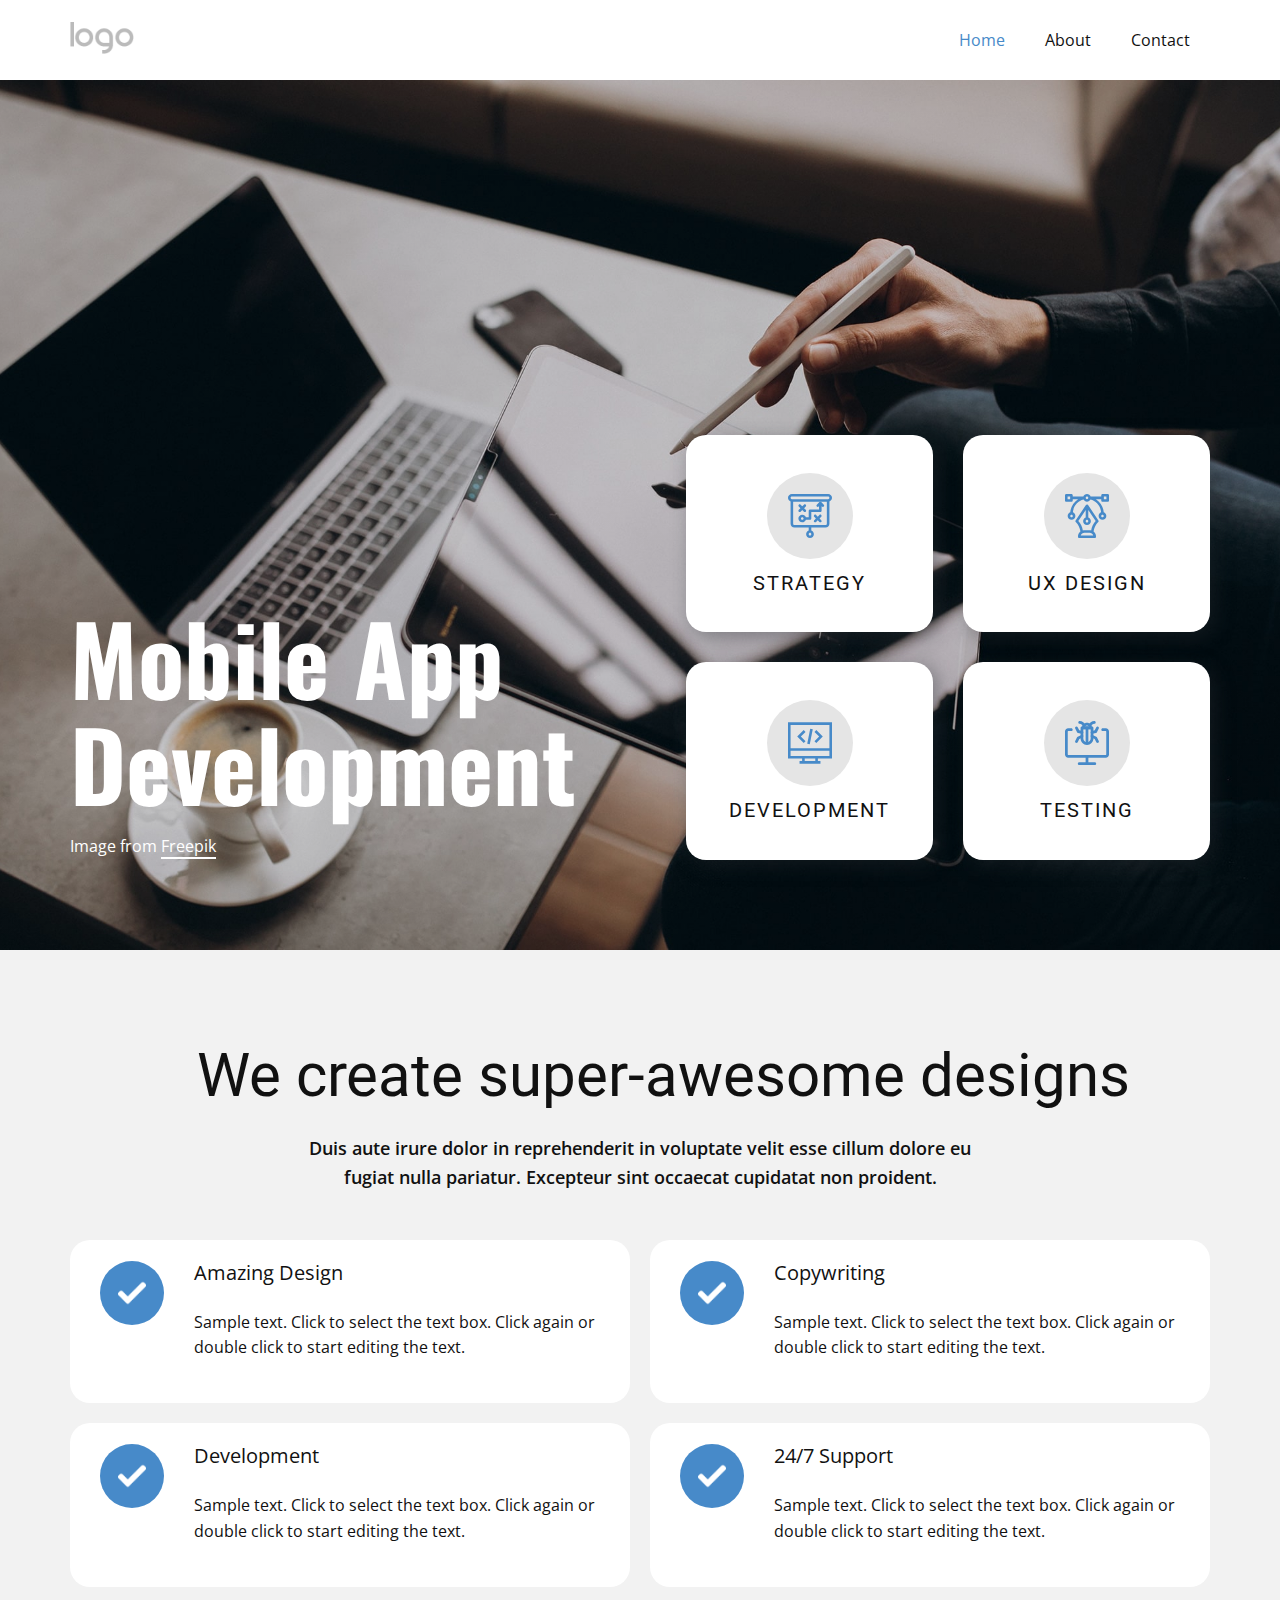
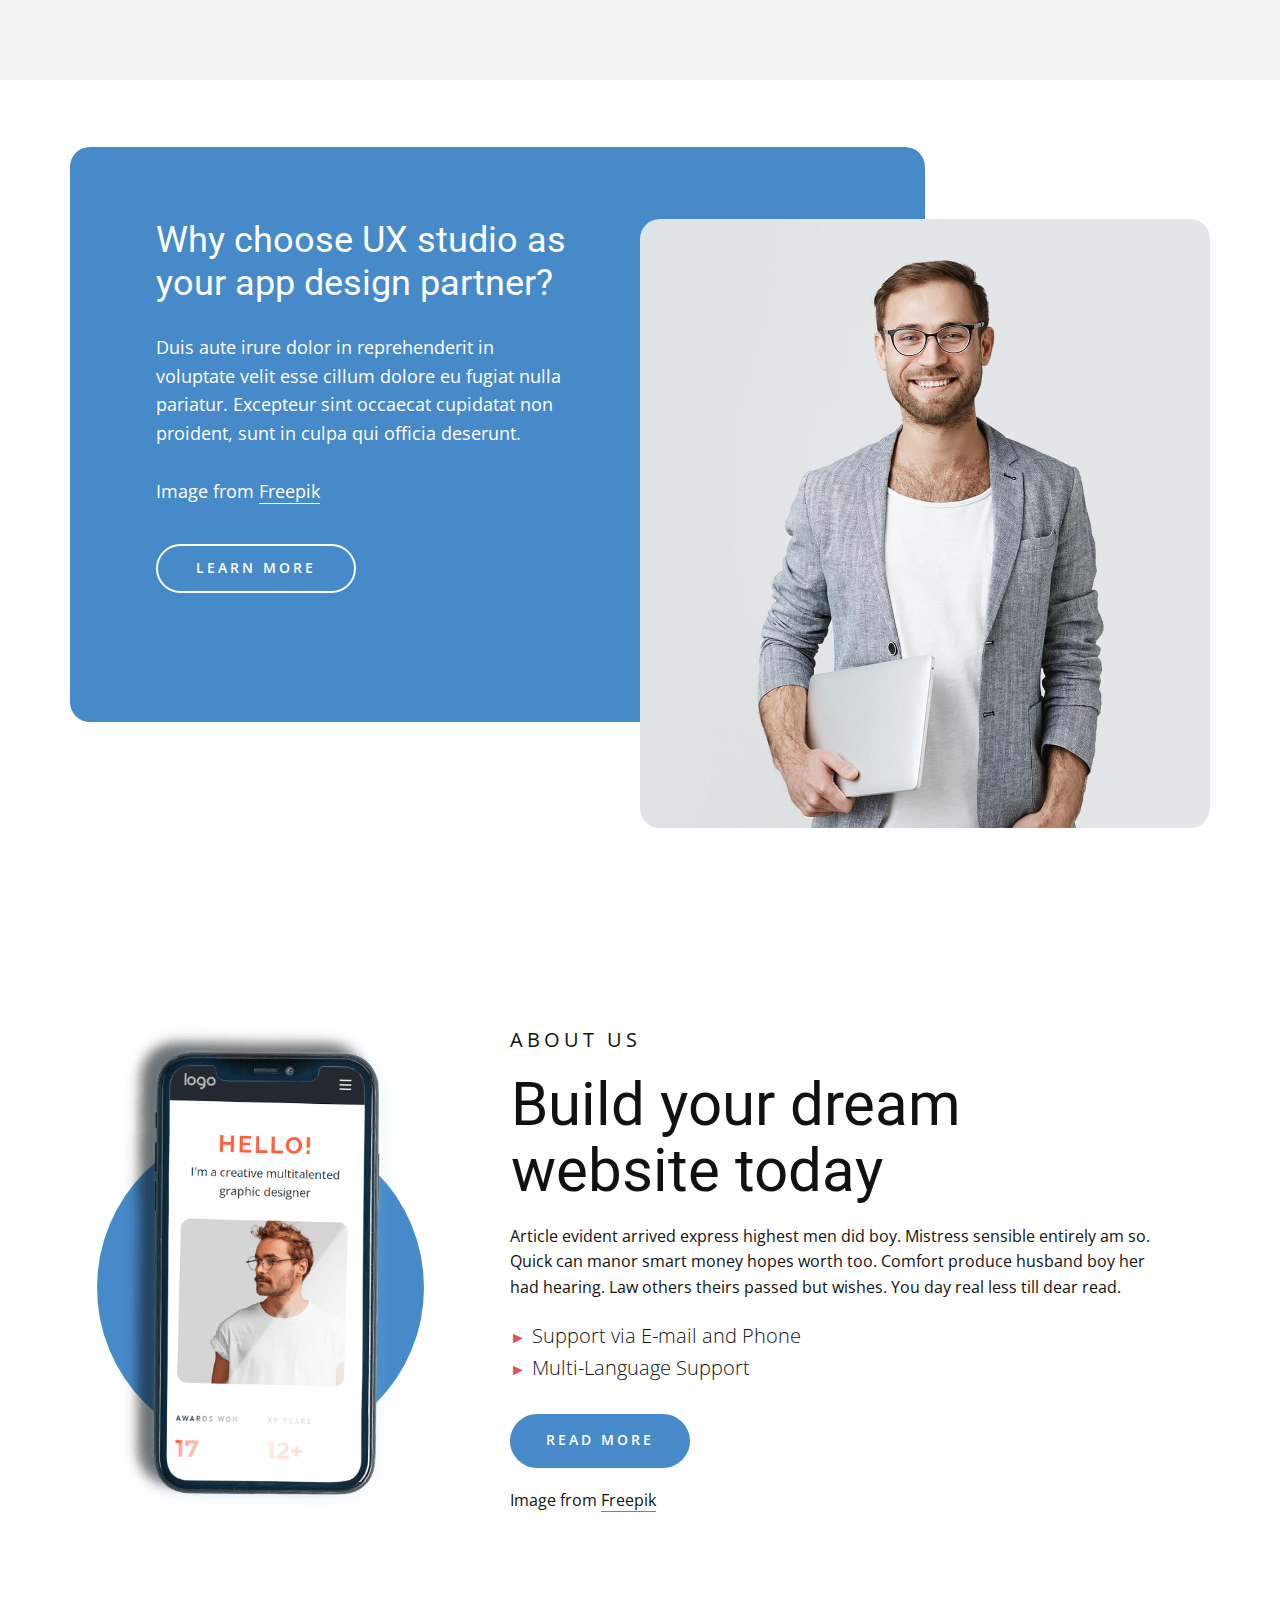
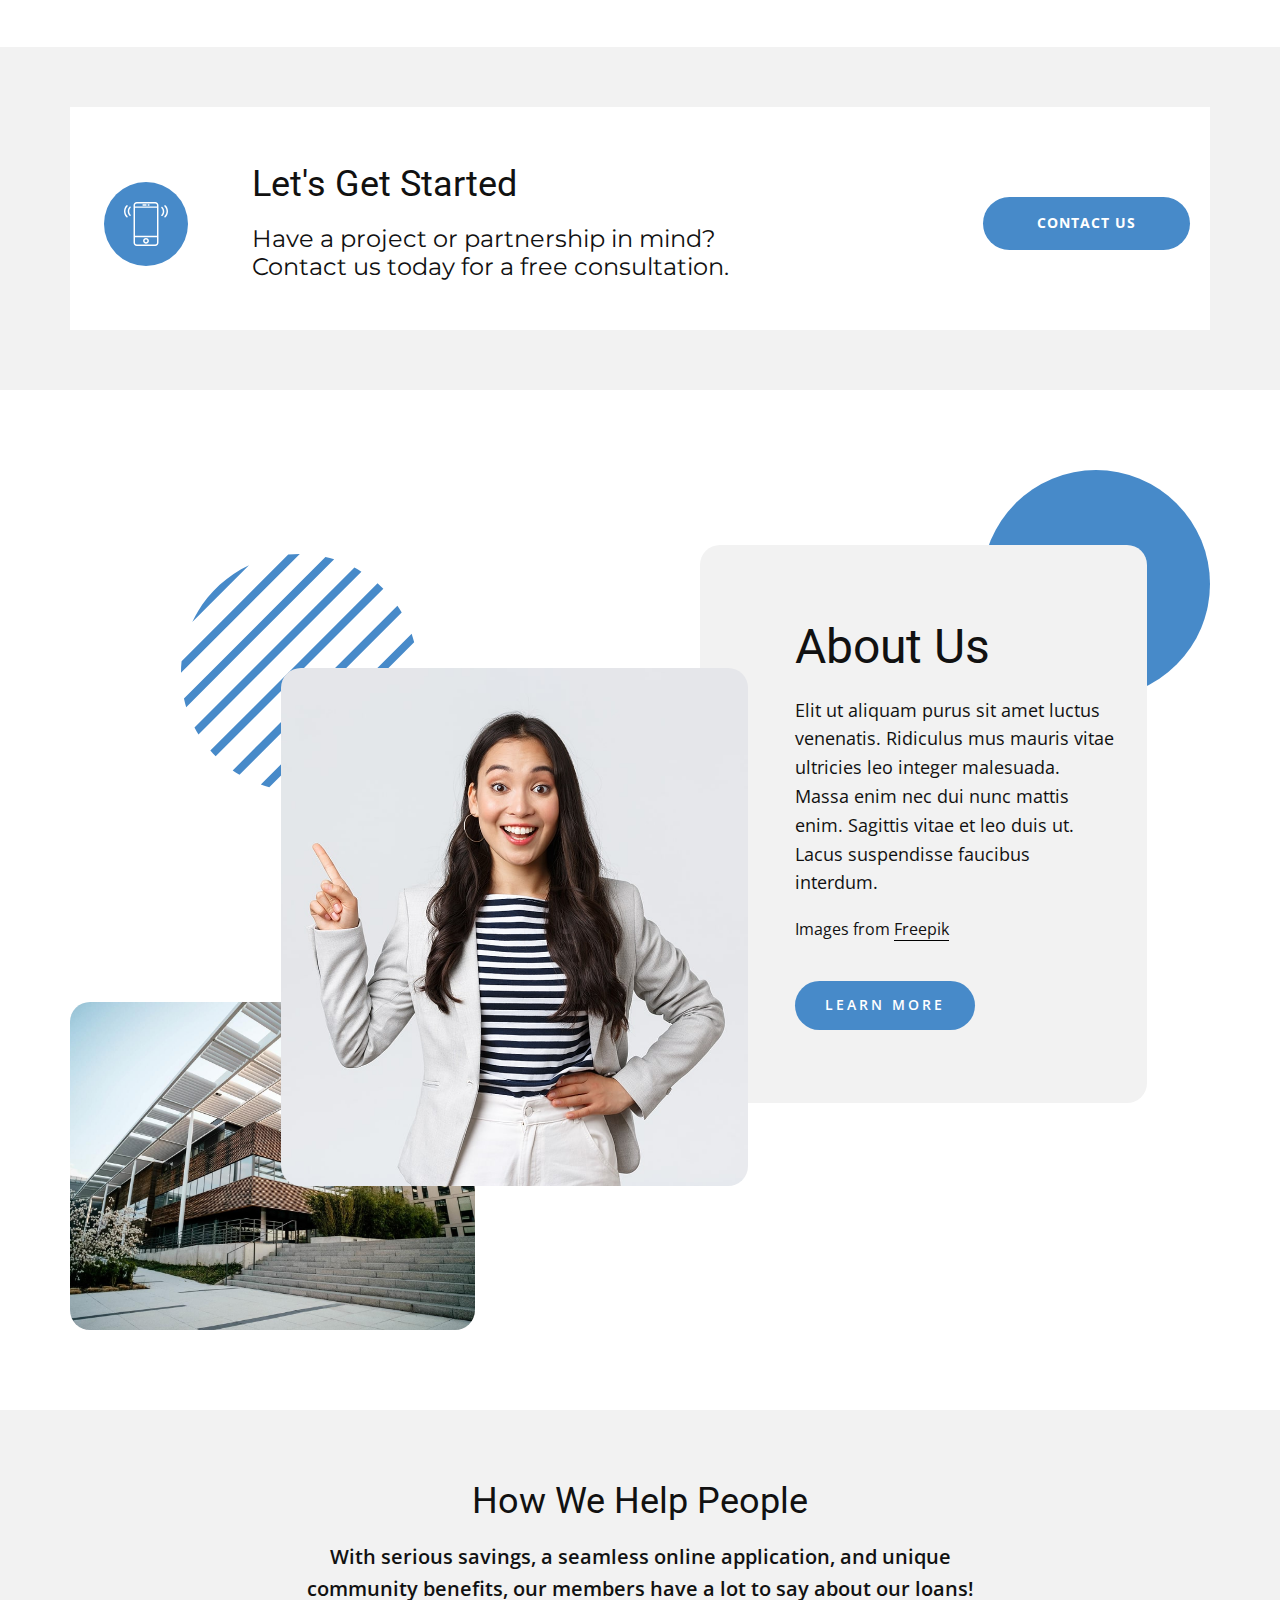
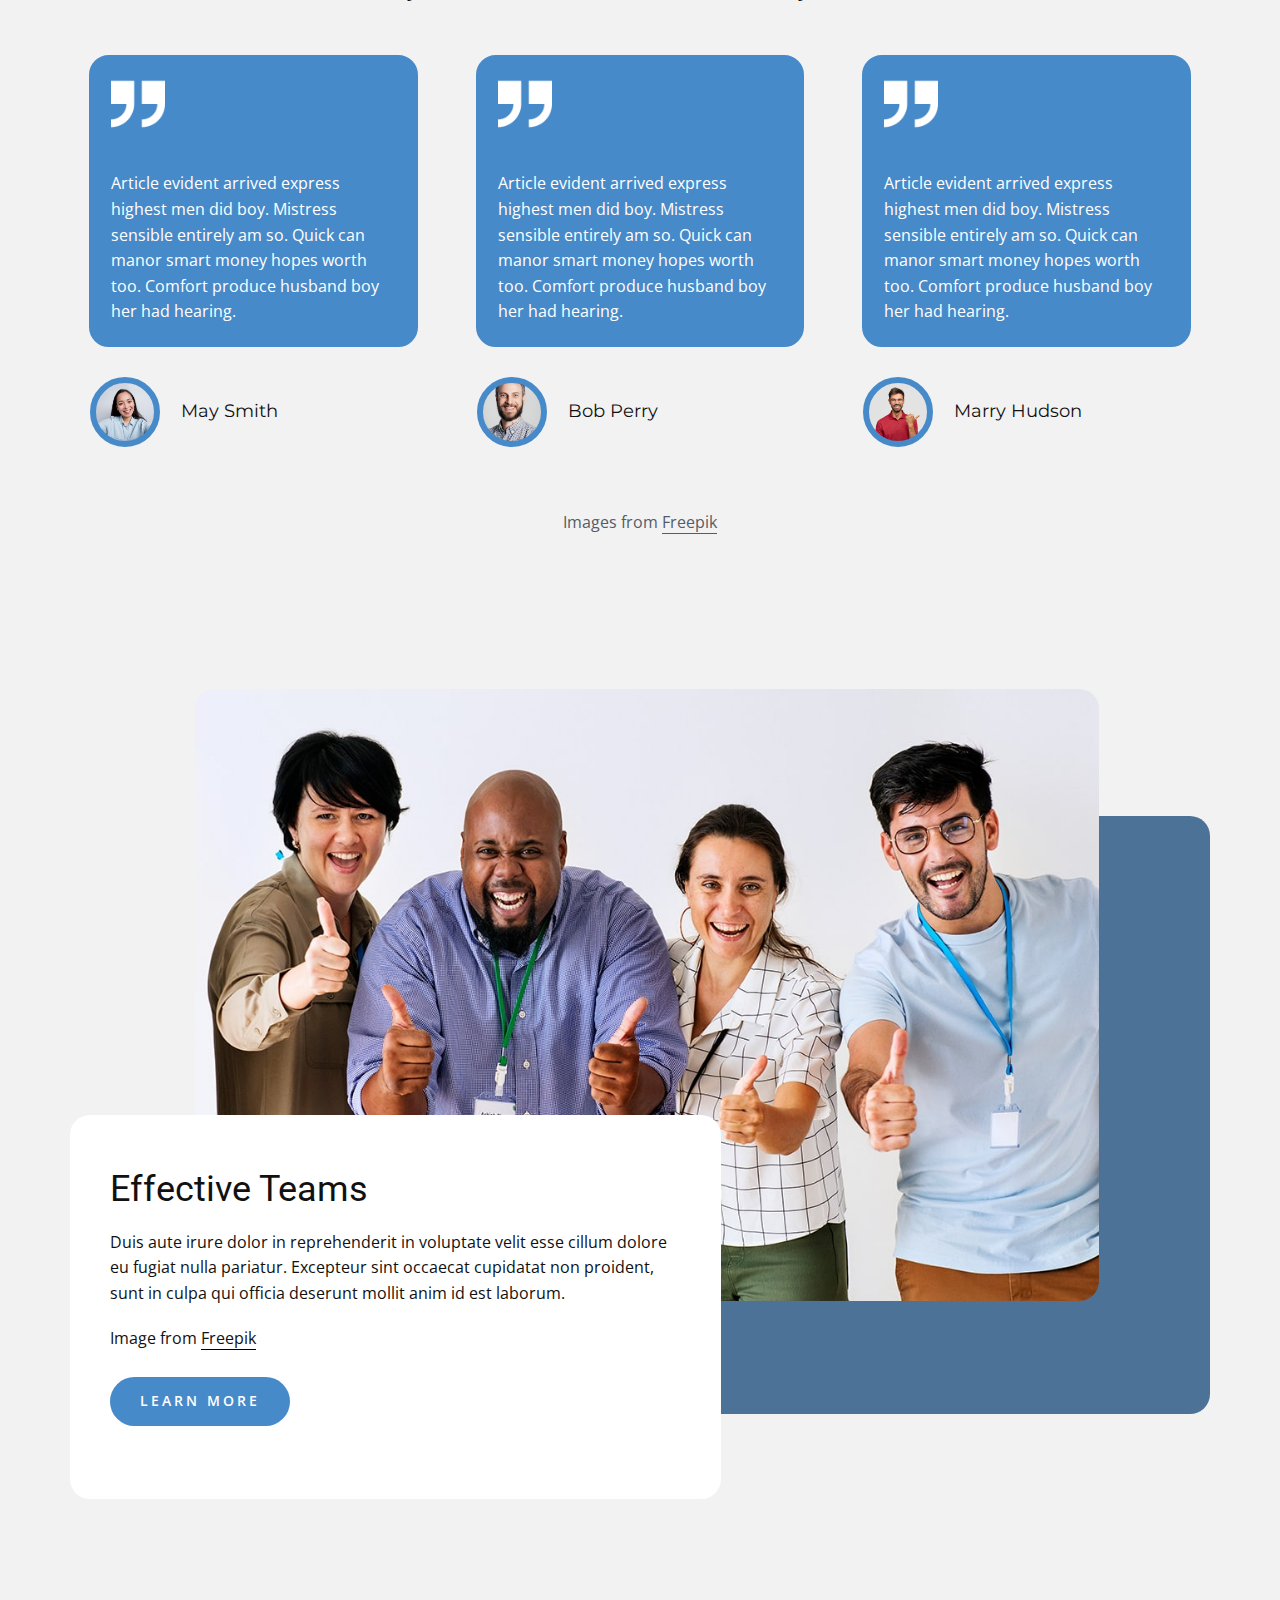
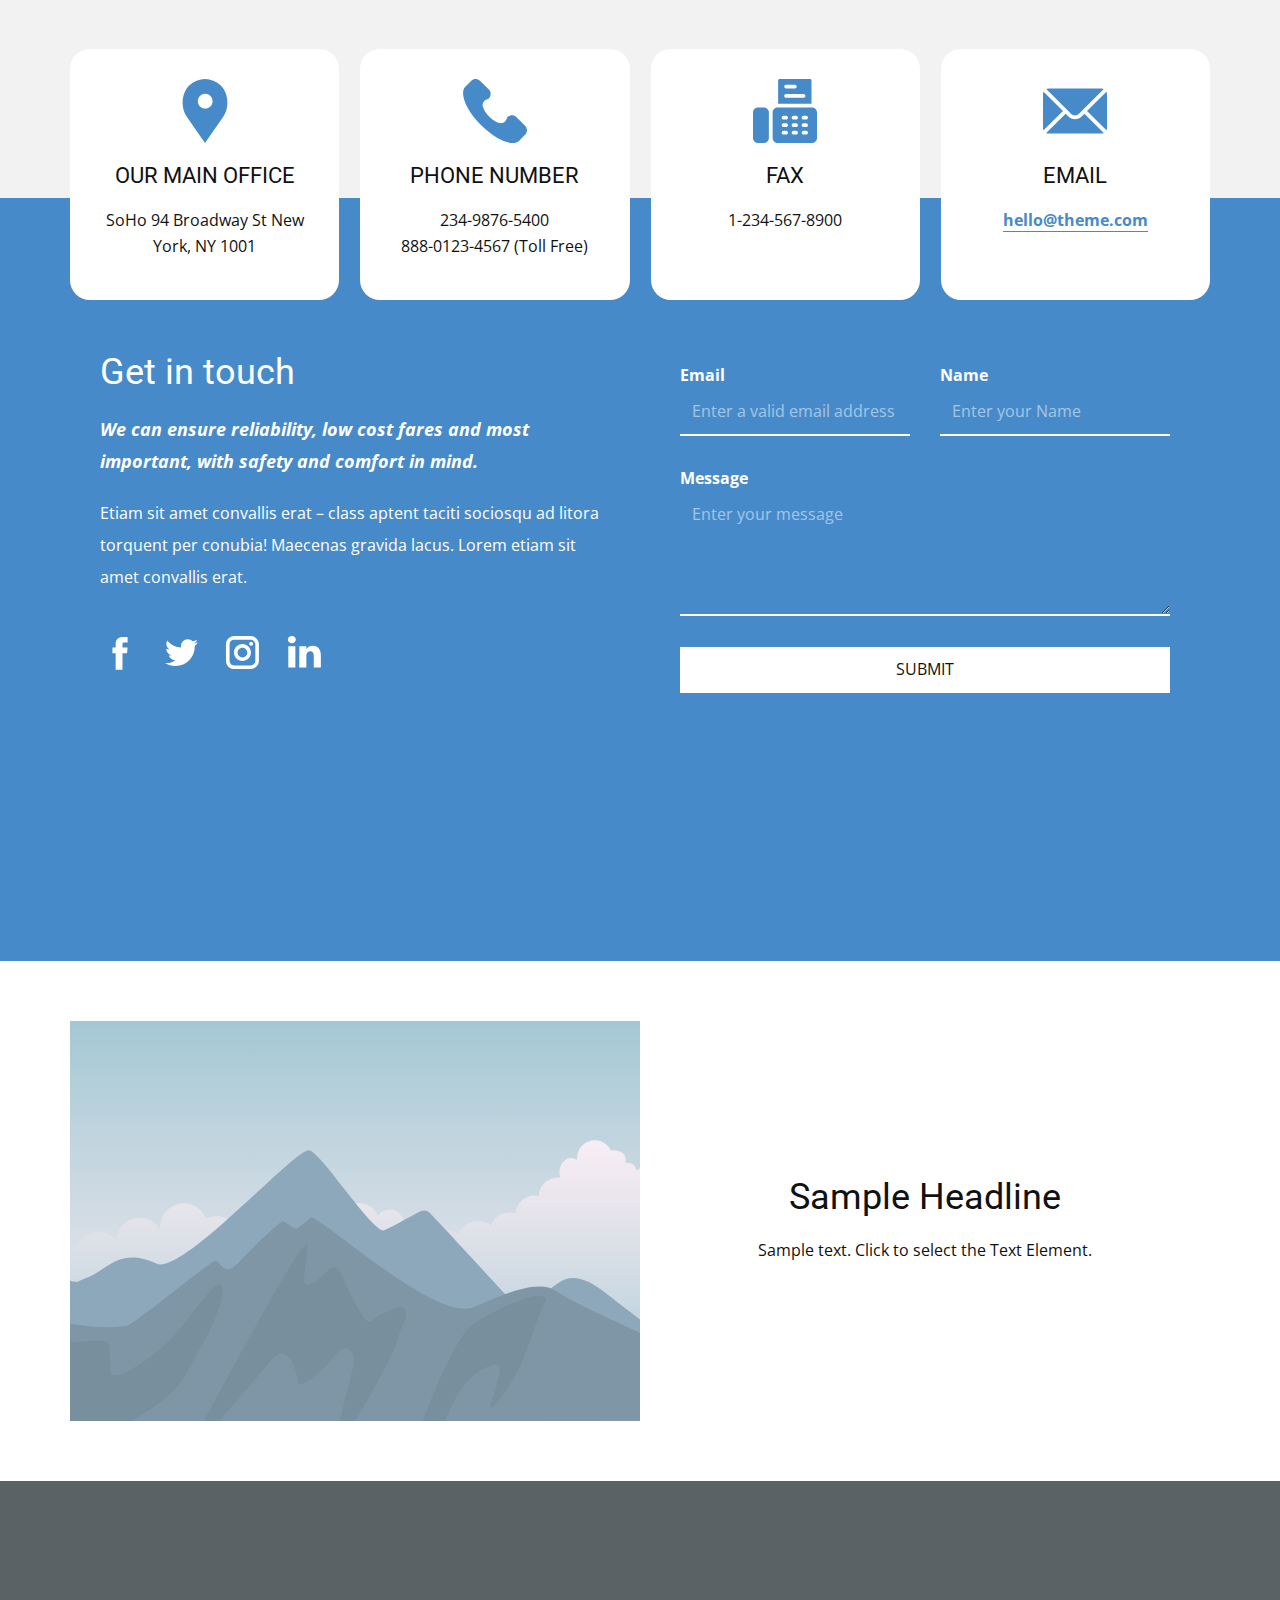
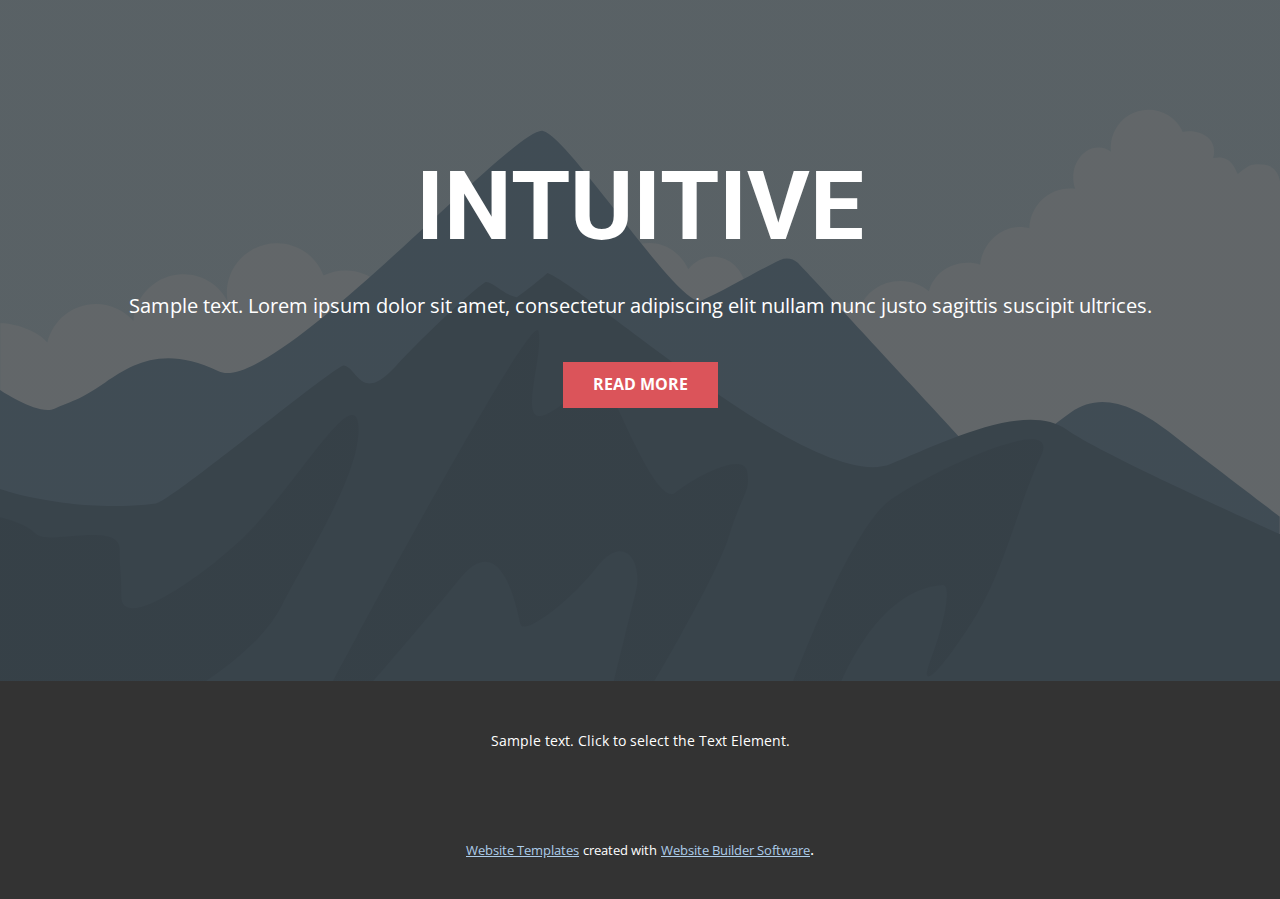
<file: Home.html>
<!DOCTYPE html>
<html style="font-size: 16px;" lang="en"><head>
    <meta name="viewport" content="width=device-width, initial-scale=1.0">
    <meta charset="utf-8">
    <meta name="keywords" content="Mobile App Development, ​We create super-awesome designs, ​Build your dream website today, ​Let&amp;apos;s Get Started, ​How We Help People, Effective Teams, Get in touch, INTUITIVE">
    <meta name="description" content="">
    <title>Home</title>
    <link rel="stylesheet" href="nicepage.css" media="screen">
<link rel="stylesheet" href="Home.css" media="screen">
    <script class="u-script" type="text/javascript" src="jquery.js" "="" defer=""></script>
    <script class="u-script" type="text/javascript" src="nicepage.js" "="" defer=""></script>
    <meta name="generator" content="Nicepage 4.17.10, nicepage.com">
    <link id="u-theme-google-font" rel="stylesheet" href="https://fonts.googleapis.com/css?family=Roboto:100,100i,300,300i,400,400i,500,500i,700,700i,900,900i|Open+Sans:300,300i,400,400i,500,500i,600,600i,700,700i,800,800i">
    <link id="u-page-google-font" rel="stylesheet" href="https://fonts.googleapis.com/css?family=Oswald:200,300,400,500,600,700|Montserrat:100,100i,200,200i,300,300i,400,400i,500,500i,600,600i,700,700i,800,800i,900,900i">
    
    
    
    
    
    
    
    
    
    
    
    
    <script type="application/ld+json">{
		"@context": "http://schema.org",
		"@type": "Organization",
		"name": "",
		"logo": "images/default-logo.png"
}</script>
    <meta name="theme-color" content="#478ac9">
    <meta property="og:title" content="Home">
    <meta property="og:type" content="website">
  </head>
  <body class="u-body u-xl-mode" data-lang="en"><header class="u-clearfix u-header u-header" id="sec-e250"><div class="u-clearfix u-sheet u-valign-middle u-sheet-1">
        <a href="https://nicepage.com" class="u-image u-logo u-image-1">
          <img src="images/default-logo.png" class="u-logo-image u-logo-image-1">
        </a>
        <nav class="u-menu u-menu-dropdown u-offcanvas u-menu-1">
          <div class="menu-collapse" style="font-size: 1rem; letter-spacing: 0px;">
            <a class="u-button-style u-custom-left-right-menu-spacing u-custom-padding-bottom u-custom-top-bottom-menu-spacing u-nav-link u-text-active-palette-1-base u-text-hover-palette-2-base" href="#">
              <svg class="u-svg-link" viewBox="0 0 24 24"><use xmlns:xlink="http://www.w3.org/1999/xlink" xlink:href="#menu-hamburger"></use></svg>
              <svg class="u-svg-content" version="1.1" id="menu-hamburger" viewBox="0 0 16 16" x="0px" y="0px" xmlns:xlink="http://www.w3.org/1999/xlink" xmlns="http://www.w3.org/2000/svg"><g><rect y="1" width="16" height="2"></rect><rect y="7" width="16" height="2"></rect><rect y="13" width="16" height="2"></rect>
</g></svg>
            </a>
          </div>
          <div class="u-nav-container">
            <ul class="u-nav u-unstyled u-nav-1"><li class="u-nav-item"><a class="u-button-style u-nav-link u-text-active-palette-1-base u-text-hover-palette-2-base" href="Home.html" style="padding: 10px 20px;">Home</a>
</li><li class="u-nav-item"><a class="u-button-style u-nav-link u-text-active-palette-1-base u-text-hover-palette-2-base" href="About.html" style="padding: 10px 20px;">About</a>
</li><li class="u-nav-item"><a class="u-button-style u-nav-link u-text-active-palette-1-base u-text-hover-palette-2-base" href="Contact.html" style="padding: 10px 20px;">Contact</a>
</li></ul>
          </div>
          <div class="u-nav-container-collapse">
            <div class="u-black u-container-style u-inner-container-layout u-opacity u-opacity-95 u-sidenav">
              <div class="u-inner-container-layout u-sidenav-overflow">
                <div class="u-menu-close"></div>
                <ul class="u-align-center u-nav u-popupmenu-items u-unstyled u-nav-2"><li class="u-nav-item"><a class="u-button-style u-nav-link" href="Home.html">Home</a>
</li><li class="u-nav-item"><a class="u-button-style u-nav-link" href="About.html">About</a>
</li><li class="u-nav-item"><a class="u-button-style u-nav-link" href="Contact.html">Contact</a>
</li></ul>
              </div>
            </div>
            <div class="u-black u-menu-overlay u-opacity u-opacity-70"></div>
          </div>
        </nav>
      </div></header>
    <section class="u-align-right u-clearfix u-image u-shading u-section-1" id="carousel_e393">
      <div class="u-clearfix u-sheet u-sheet-1">
        <h1 class="u-align-left u-custom-font u-font-oswald u-text u-text-body-alt-color u-text-1">Mobile App Development</h1>
        <p class="u-align-left u-text u-text-body-alt-color u-text-2">Image from <a href="https://www.freepik.com/photos/business" class="u-border-2 u-border-white u-btn u-button-link u-button-style u-none u-text-body-alt-color u-btn-1">Freepik</a>
        </p>
        <div class="u-list u-list-1">
          <div class="u-repeater u-repeater-1">
            <div class="u-align-center u-container-style u-list-item u-radius-20 u-repeater-item u-shape-round u-video-cover u-white u-list-item-1">
              <div class="u-container-layout u-similar-container u-valign-middle u-container-layout-1"><span class="u-grey-10 u-icon u-icon-circle u-text-palette-1-base u-icon-1"><svg class="u-svg-link" preserveAspectRatio="xMidYMin slice" viewBox="0 0 512 512" style=""><use xmlns:xlink="http://www.w3.org/1999/xlink" xlink:href="#svg-d293"></use></svg><svg class="u-svg-content" viewBox="0 0 512 512" x="0px" y="0px" id="svg-d293" style="enable-background:new 0 0 512 512;"><g><g><path d="M386.607,304.394L367.213,285l19.393-19.393c5.859-5.858,5.859-15.356,0-21.214c-5.857-5.858-15.355-5.858-21.213,0    L346,263.787l-19.394-19.394c-5.857-5.858-15.355-5.858-21.213,0c-5.858,5.858-5.858,15.355,0,21.213L324.787,285l-19.393,19.393    c-5.858,5.858-5.858,15.355,0,21.213c5.857,5.857,15.355,5.858,21.213,0L346,306.213l19.394,19.394    c5.857,5.857,15.355,5.858,21.213,0C392.465,319.749,392.465,310.252,386.607,304.394z"></path>
</g>
</g><g><g><path d="M206.607,184.394L187.213,165l19.393-19.393c5.858-5.858,5.858-15.355,0-21.213c-5.857-5.858-15.355-5.858-21.213,0    L166,143.787l-19.394-19.394c-5.857-5.858-15.355-5.858-21.213,0c-5.858,5.858-5.858,15.355,0,21.213L144.787,165l-19.393,19.393    c-5.859,5.858-5.859,15.356,0,21.214c5.857,5.857,15.355,5.858,21.213,0L166,186.213l19.394,19.394    c5.857,5.857,15.355,5.858,21.213,0C212.465,199.749,212.465,190.252,206.607,184.394z"></path>
</g>
</g><g><g><path d="M416.606,124.394l-30-30c-0.029-0.029-0.06-0.052-0.089-0.081c-5.916-5.822-15.373-5.668-21.124,0.081l-30,30    c-5.858,5.858-5.858,15.355,0,21.213c5.857,5.858,15.355,5.858,21.213,0l4.394-4.394V180H256c-8.284,0-15,6.716-15,15v75h-32.58    c-6.192-17.459-22.865-30-42.42-30c-24.813,0-45,20.187-45,45s20.187,45,45,45c19.555,0,36.228-12.541,42.42-30H256    c8.284,0,15-6.716,15-15v-75h105c8.284,0,15-6.716,15-15v-53.787l4.394,4.394C398.322,148.535,402.161,150,406,150    s7.678-1.465,10.606-4.393C422.464,139.749,422.464,130.252,416.606,124.394z M166,300c-8.271,0-15-6.729-15-15s6.729-15,15-15    s15,6.729,15,15S174.271,300,166,300z"></path>
</g>
</g><g><g><path d="M467,0H45C20.187,0,0,20.187,0,45c0,19.555,12.541,36.228,30,42.42V345c0,24.813,20.187,45,45,45h166v34.58    c-17.459,6.192-30,22.865-30,42.42c0,24.813,20.187,45,45,45s45-20.187,45-45c0-19.555-12.541-36.228-30-42.42V390h166    c24.813,0,45-20.187,45-45V87.42c17.459-6.192,30-22.865,30-42.42C512,20.187,491.813,0,467,0z M256,482c-8.271,0-15-6.729-15-15    s6.729-15,15-15s15,6.729,15,15S264.271,482,256,482z M452,345c0,8.271-6.729,15-15,15H75c-8.271,0-15-6.729-15-15V90h392V345z     M467,60H45c-8.271,0-15-6.729-15-15s6.729-15,15-15h422c8.271,0,15,6.729,15,15S475.271,60,467,60z"></path>
</g>
</g></svg></span>
                <h4 class="u-text u-text-3">strategy</h4>
              </div>
            </div>
            <div class="u-align-center u-container-style u-list-item u-radius-20 u-repeater-item u-shape-round u-video-cover u-white u-list-item-2">
              <div class="u-container-layout u-similar-container u-valign-middle u-container-layout-2"><span class="u-grey-10 u-icon u-icon-circle u-text-palette-1-base u-icon-2"><svg class="u-svg-link" preserveAspectRatio="xMidYMin slice" viewBox="0 0 512 512" style=""><use xmlns:xlink="http://www.w3.org/1999/xlink" xlink:href="#svg-ddc0"></use></svg><svg class="u-svg-content" viewBox="0 0 512 512" x="0px" y="0px" id="svg-ddc0" style="enable-background:new 0 0 512 512;"><g><g><path d="M497,0h-60c-8.284,0-15,6.716-15,15v15H298.42C292.228,12.542,275.555,0,256,0s-36.228,12.542-42.42,30H90V15    c0-8.284-6.716-15-15-15H15C6.716,0,0,6.716,0,15v60c0,8.284,6.716,15,15,15h60c8.284,0,15-6.716,15-15V59.8h62.377    c-54.116,34.274-87.012,92.175-90.969,153.642C43.738,219.518,31,236.294,31,256c0,24.813,20.187,45,45,45s45-20.187,45-45    c0-19.38-12.315-35.938-29.53-42.26c5.326-70.647,56.198-131.494,124.226-148.758C223.07,79.794,238.361,90,256,90    c17.639,0,32.93-10.206,40.304-25.017c68.029,17.264,118.9,78.111,124.226,148.758C403.315,220.062,391,236.62,391,256    c0,24.813,20.187,45,45,45s45-20.187,45-45c0-19.706-12.738-36.482-30.408-42.558C446.627,151.852,413.633,94.207,359.623,60H422    v15c0,8.284,6.716,15,15,15h60c8.284,0,15-6.716,15-15V15C512,6.716,505.284,0,497,0z M60,60H30V30h30V60z M76,271    c-8.271,0-15-6.729-15-15s6.729-15,15-15s15,6.729,15,15S84.271,271,76,271z M256,60c-8.271,0-15-6.729-15-15s6.729-15,15-15    s15,6.729,15,15S264.271,60,256,60z M436,241c8.271,0,15,6.729,15,15s-6.729,15-15,15s-15-6.729-15-15S427.729,241,436,241z     M482,60h-30V30h30V60z"></path>
</g>
</g><g><g><path d="M388.48,307.679l-120-179.999c-0.004-0.006-0.009-0.012-0.013-0.019c-0.043-0.064-0.09-0.125-0.134-0.188    c-0.206-0.299-0.423-0.587-0.649-0.868c-6.321-7.854-18.357-7.324-24.017,0.868c-0.044,0.063-0.091,0.124-0.134,0.188    c-0.004,0.007-0.009,0.012-0.013,0.019l-120,180c-3.967,5.949-3.182,13.871,1.874,18.927    c29.927,29.927,48.975,69.047,54.164,110.901c-2.329,1.883-4.578,3.899-6.71,6.081C158.759,458.001,151,476.97,151,497    c0,8.284,6.716,15,15,15h180c8.284,0,15-6.716,15-15c0-20.03-7.759-38.999-21.847-53.412c-2.133-2.182-4.381-4.198-6.711-6.081    c5.188-41.856,24.236-80.976,54.163-110.9C391.662,321.551,392.447,313.628,388.48,307.679z M256,301c8.271,0,15,6.729,15,15    s-6.729,15-15,15s-15-6.729-15-15S247.729,301,256,301z M183.558,482c6.241-17.833,23.159-31,42.442-31h60    c19.283,0,36.201,13.167,42.442,31H183.558z M304.245,423.283C298.345,421.777,292.229,421,286,421h-60    c-6.229,0-12.345,0.777-18.245,2.284c-7.02-40.429-25.251-78.221-52.65-108.899L241,185.542v88.039    c-17.459,6.192-30,22.865-30,42.42c0,24.813,20.187,45,45,45s45-20.187,45-45c0-19.555-12.541-36.228-30-42.42v-88.039    l85.896,128.843C329.496,345.06,311.264,382.853,304.245,423.283z"></path>
</g>
</g></svg></span>
                <h4 class="u-text u-text-4">ux Design</h4>
              </div>
            </div>
            <div class="u-align-center u-container-style u-list-item u-radius-20 u-repeater-item u-shape-round u-video-cover u-white u-list-item-3">
              <div class="u-container-layout u-similar-container u-valign-middle u-container-layout-3"><span class="u-grey-10 u-icon u-icon-circle u-text-palette-1-base u-icon-3"><svg class="u-svg-link" preserveAspectRatio="xMidYMin slice" viewBox="0 0 512 512" style=""><use xmlns:xlink="http://www.w3.org/1999/xlink" xlink:href="#svg-ce99"></use></svg><svg class="u-svg-content" viewBox="0 0 512 512" x="0px" y="0px" id="svg-ce99" style="enable-background:new 0 0 512 512;"><g><g><path d="M0,15.845v420.259h164.332v30.049h-30.036v30.001h243.407v-30.001h-30.036v-30.049H512V15.845H0z M317.665,466.153    H194.334v-30.049h123.332V466.153z M481.999,406.103H30.001v-60.075h451.997V406.103z M481.999,316.027H30.001V45.847h451.997    V316.027z"></path>
</g>
</g><g><g><polygon points="203.943,126.712 182.729,105.498 107.29,180.937 182.729,256.375 203.943,235.161 149.718,180.937   "></polygon>
</g>
</g><g><g><polygon points="329.271,105.498 308.057,126.712 362.282,180.937 308.057,235.161 329.271,256.375 404.709,180.937   "></polygon>
</g>
</g><g><g><rect x="166.742" y="165.947" transform="matrix(0.1951 -0.9808 0.9808 0.1951 28.5815 396.7237)" width="178.511" height="30.002"></rect>
</g>
</g></svg></span>
                <h4 class="u-text u-text-5">development</h4>
              </div>
            </div>
            <div class="u-align-center u-container-style u-list-item u-radius-20 u-repeater-item u-shape-round u-video-cover u-white u-list-item-4">
              <div class="u-container-layout u-similar-container u-valign-middle u-container-layout-4"><span class="u-grey-10 u-icon u-icon-circle u-text-palette-1-base u-icon-4"><svg class="u-svg-link" preserveAspectRatio="xMidYMin slice" viewBox="0 0 24 24" style=""><use xmlns:xlink="http://www.w3.org/1999/xlink" xlink:href="#svg-4417"></use></svg><svg class="u-svg-content" viewBox="0 0 24 24" id="svg-4417"><path d="m22.25 20h-20.5c-.965 0-1.75-.785-1.75-1.75v-12.5c0-.965.785-1.75 1.75-1.75h1.68c.414 0 .75.336.75.75s-.336.75-.75.75h-1.68c-.136 0-.25.114-.25.25v12.5c0 .136.114.25.25.25h20.5c.136 0 .25-.114.25-.25v-12.5c0-.136-.114-.25-.25-.25h-1.68c-.414 0-.75-.336-.75-.75s.336-.75.75-.75h1.68c.965 0 1.75.785 1.75 1.75v12.5c0 .965-.785 1.75-1.75 1.75z"></path><path d="m16.25 24h-8.5c-.414 0-.75-.336-.75-.75s.336-.75.75-.75h8.5c.414 0 .75.336.75.75s-.336.75-.75.75z"></path><path d="m12 24c-.414 0-.75-.336-.75-.75v-4c0-.414.336-.75.75-.75s.75.336.75.75v4c0 .414-.336.75-.75.75z"></path><path d="m14 4.5h-4c-.414 0-.75-.336-.75-.75 0-1.517 1.233-2.75 2.75-2.75s2.75 1.233 2.75 2.75c0 .414-.336.75-.75.75zm-3-1.5h2c-.229-.304-.591-.5-1-.5s-.771.196-1 .5z"></path><path d="m13.601 3.3c-.069 0-.139-.01-.208-.029-.398-.115-.628-.53-.513-.929.397-1.379 1.68-2.342 3.12-2.342.414 0 .75.336.75.75s-.336.75-.75.75c-.775 0-1.466.518-1.679 1.258-.095.328-.395.542-.72.542z"></path><path d="m10.399 3.3c-.326 0-.625-.214-.72-.542-.213-.74-.904-1.258-1.679-1.258-.414 0-.75-.336-.75-.75s.336-.75.75-.75c1.44 0 2.723.963 3.121 2.342.115.398-.115.813-.513.929-.07.019-.14.029-.209.029z"></path><path d="m14.75 7c-.336 0-.642-.228-.727-.568-.101-.401.144-.809.545-.909l1.666-.416.846-1.691c.186-.371.636-.521 1.006-.336.371.186.521.636.335 1.006l-1 2c-.098.196-.276.34-.489.393l-2 .5c-.061.014-.122.021-.182.021z"></path><path d="m17.75 12c-.275 0-.54-.151-.671-.415l-.886-1.771-1.771-.858c-.373-.181-.528-.629-.348-1.002s.629-.527 1.002-.348l2 .97c.149.072.27.191.344.34l1 2c.185.37.035.82-.335 1.006-.107.053-.222.078-.335.078z"></path><path d="m9.25 7c-.06 0-.121-.007-.182-.022l-2-.5c-.213-.053-.391-.197-.489-.393l-1-2c-.185-.37-.035-.82.335-1.006.372-.185.821-.035 1.006.336l.846 1.691 1.666.416c.402.101.646.508.545.909-.084.341-.391.569-.727.569z"></path><path d="m6.25 12c-.113 0-.227-.025-.335-.079-.371-.186-.521-.636-.335-1.006l1-2c.074-.148.195-.268.344-.34l2-.97c.372-.178.821-.025 1.001.348.181.373.025.821-.348 1.002l-1.77.858-.886 1.771c-.131.265-.397.416-.671.416z"></path><path d="m12 13c-1.93 0-3.5-1.57-3.5-3.5v-5.75c0-.414.336-.75.75-.75h5.5c.414 0 .75.336.75.75v5.75c0 1.93-1.57 3.5-3.5 3.5zm-2-8.5v5c0 1.103.897 2 2 2s2-.897 2-2v-5z"></path><path d="m12 13c-.414 0-.75-.336-.75-.75v-8.5c0-.414.336-.75.75-.75s.75.336.75.75v8.5c0 .414-.336.75-.75.75z"></path></svg></span>
                <h4 class="u-text u-text-6">testing</h4>
              </div>
            </div>
          </div>
        </div>
      </div>
    </section>
    <section class="u-align-center-lg u-align-center-md u-align-center-xl u-align-left-sm u-align-left-xs u-clearfix u-grey-5 u-section-2" id="carousel_c93e">
      <div class="u-clearfix u-sheet u-valign-middle u-sheet-1">
        <h2 class="u-text u-text-1"> We create super-awesome designs</h2>
        <p class="u-text u-text-2"> Duis aute irure dolor in reprehenderit in voluptate velit esse cillum dolore eu fugiat nulla pariatur. Excepteur sint occaecat cupidatat non proident. </p>
        <div class="u-expanded-width u-list u-list-1">
          <div class="u-repeater u-repeater-1">
            <div class="u-align-left u-container-style u-list-item u-radius-20 u-repeater-item u-shape-round u-white u-list-item-1">
              <div class="u-container-layout u-similar-container u-container-layout-1"><span class="u-file-icon u-icon u-icon-circle u-palette-1-base u-text-white u-icon-1"><img src="images/1828743-b773816f.png" alt=""></span>
                <h5 class="u-custom-font u-text u-text-font u-text-3">Amazing Design</h5>
                <p class="u-text u-text-4">Sample text. Click to select the text box. Click again or double click to start editing the text.</p>
              </div>
            </div>
            <div class="u-align-left u-container-style u-list-item u-radius-20 u-repeater-item u-shape-round u-white u-list-item-2">
              <div class="u-container-layout u-similar-container u-container-layout-2"><span class="u-file-icon u-icon u-icon-circle u-palette-1-base u-text-white u-icon-2"><img src="images/1828743-b773816f.png" alt=""></span>
                <h5 class="u-custom-font u-text u-text-font u-text-5">Copywriting</h5>
                <p class="u-text u-text-6">Sample text. Click to select the text box. Click again or double click to start editing the text.</p>
              </div>
            </div>
            <div class="u-align-left u-container-style u-list-item u-radius-20 u-repeater-item u-shape-round u-white u-list-item-3">
              <div class="u-container-layout u-similar-container u-container-layout-3"><span class="u-file-icon u-icon u-icon-circle u-palette-1-base u-text-white u-icon-3"><img src="images/1828743-b773816f.png" alt=""></span>
                <h5 class="u-custom-font u-text u-text-font u-text-7">Development</h5>
                <p class="u-text u-text-8">Sample text. Click to select the text box. Click again or double click to start editing the text.</p>
              </div>
            </div>
            <div class="u-align-left u-container-style u-list-item u-radius-20 u-repeater-item u-shape-round u-white u-list-item-4">
              <div class="u-container-layout u-similar-container u-container-layout-4"><span class="u-file-icon u-icon u-icon-circle u-palette-1-base u-text-white u-icon-4"><img src="images/1828743-b773816f.png" alt=""></span>
                <h5 class="u-custom-font u-text u-text-font u-text-9">24/7 Support</h5>
                <p class="u-text u-text-10">Sample text. Click to select the text box. Click again or double click to start editing the text.</p>
              </div>
            </div>
          </div>
        </div>
      </div>
    </section>
    <section class="u-clearfix u-section-3" id="carousel_9fa2">
      <div class="u-clearfix u-sheet u-valign-middle-md u-valign-middle-sm u-valign-middle-xl u-valign-middle-xs u-sheet-1">
        <div class="u-expanded-width-md u-expanded-width-sm u-expanded-width-xs u-palette-1-base u-radius-20 u-shape u-shape-round u-shape-1"></div>
        <img class="u-image u-image-round u-radius-20 u-image-1" src="images/vvv.jpg" data-image-width="1139" data-image-height="1080">
        <div class="u-container-style u-group u-group-1">
          <div class="u-container-layout u-valign-top u-container-layout-1">
            <h3 class="u-text u-text-body-alt-color u-text-default u-text-1"> Why choose UX studio as your app design partner?&nbsp;<br>
            </h3>
            <p class="u-text u-text-body-alt-color u-text-2">Duis aute irure dolor in reprehenderit in voluptate velit esse cillum dolore eu fugiat nulla pariatur. Excepteur sint occaecat cupidatat non proident, sunt in culpa qui officia deserunt.<br>
              <br>Image from <a href="https://www.freepik.com/photos/woman" class="u-border-1 u-border-white u-btn u-button-link u-button-style u-none u-text-body-alt-color u-btn-1">Freepik</a>
            </p>
            <a href="https://nicepage.dev" class="u-active-white u-border-2 u-border-white u-btn u-btn-round u-button-style u-hover-white u-none u-radius-50 u-btn-2">learn more</a>
          </div>
        </div>
      </div>
    </section>
    <section class="u-clearfix u-section-4" id="carousel_0a7d">
      <div class="u-clearfix u-sheet u-valign-middle u-sheet-1">
        <div class="u-clearfix u-expanded-width u-layout-wrap u-layout-wrap-1">
          <div class="u-layout">
            <div class="u-layout-row">
              <div class="u-align-center u-container-style u-layout-cell u-size-20-lg u-size-20-xl u-size-28-md u-size-28-sm u-size-28-xs u-layout-cell-1">
                <div class="u-container-layout u-valign-middle-lg u-valign-middle-md u-valign-middle-sm u-valign-middle-xl u-container-layout-1">
                  <div class="u-expanded-width-xs u-palette-1-base u-preserve-proportions u-shape u-shape-circle u-shape-1">
                    <div class="u-preserve-proportions-child" style="padding-top: 100%;"></div>
                  </div>
                  <img class="u-image u-image-contain u-image-round u-radius-30 u-image-1" src="images/phone-2-min.png" alt="" data-image-width="406" data-image-height="718">
                </div>
              </div>
              <div class="u-align-left u-container-style u-layout-cell u-size-32-md u-size-32-sm u-size-32-xs u-size-40-lg u-size-40-xl u-layout-cell-2">
                <div class="u-container-layout u-valign-middle u-container-layout-2">
                  <h5 class="u-custom-font u-text u-text-font u-text-1">about us</h5>
                  <h2 class="u-text u-text-2"> Build your dream website today</h2>
                  <p class="u-text u-text-3"> Article evident arrived express highest men did boy. Mistress sensible entirely am so. Quick can manor smart money hopes worth too. Comfort produce husband boy her had hearing. Law others theirs passed but wishes. You day real less till dear read. </p>
                  <ul class="u-custom-list u-text u-text-default u-text-4">
                    <li>
                      <div class="u-list-icon u-text-palette-2-base">
                        <div xmlns="http://www.w3.org/2000/svg" xmlns:xlink="http://www.w3.org/1999/xlink" version="1.1" xml:space="preserve" class="u-svg-content">►</div>
                      </div> Support via E-mail and Phone
                    </li>
                    <li>
                      <div class="u-list-icon u-text-palette-2-base">
                        <div xmlns="http://www.w3.org/2000/svg" xmlns:xlink="http://www.w3.org/1999/xlink" version="1.1" xml:space="preserve" class="u-svg-content">►</div>
                      </div>Multi-Language Support
                    </li>
                  </ul>
                  <a href="https://nicepage.studio" class="u-active-black u-btn u-btn-round u-button-style u-hover-black u-palette-1-base u-radius-50 u-btn-1">read more</a>
                  <p class="u-text u-text-5">Image from <a href="https://www.freepik.com/psd/mockup" class="u-active-none u-border-1 u-border-active-grey-75 u-border-grey-50 u-border-hover-grey-75 u-btn u-button-link u-button-style u-hover-none u-none u-text-body-color u-btn-2" target="_blank">Freepik</a>
                  </p>
                </div>
              </div>
            </div>
          </div>
        </div>
      </div>
    </section>
    <section class="u-clearfix u-grey-5 u-section-5" id="carousel_6c5c">
      <div class="u-clearfix u-sheet u-valign-middle u-sheet-1">
        <div class="u-clearfix u-expanded-width u-layout-wrap u-layout-wrap-1">
          <div class="u-layout">
            <div class="u-layout-row">
              <div class="u-align-center-sm u-align-center-xs u-align-left-md u-container-style u-layout-cell u-size-14-md u-size-14-sm u-size-14-xs u-size-8-lg u-size-8-xl u-white u-layout-cell-1">
                <div class="u-container-layout u-valign-middle u-container-layout-1"><span class="u-icon u-icon-circle u-palette-1-base u-text-white u-icon-1"><svg class="u-svg-link" preserveAspectRatio="xMidYMin slice" viewBox="0 0 60 60" style=""><use xmlns:xlink="http://www.w3.org/1999/xlink" xlink:href="#svg-97b5"></use></svg><svg class="u-svg-content" viewBox="0 0 60 60" x="0px" y="0px" id="svg-97b5" style="enable-background:new 0 0 60 60;"><g><path d="M42.595,0H17.405C14.977,0,13,1.977,13,4.405v51.189C13,58.023,14.977,60,17.405,60h25.189C45.023,60,47,58.023,47,55.595
		V4.405C47,1.977,45.023,0,42.595,0z M15,8h30v38H15V8z M17.405,2h25.189C43.921,2,45,3.079,45,4.405V6H15V4.405
		C15,3.079,16.079,2,17.405,2z M42.595,58H17.405C16.079,58,15,56.921,15,55.595V48h30v7.595C45,56.921,43.921,58,42.595,58z"></path><path d="M30,49c-2.206,0-4,1.794-4,4s1.794,4,4,4s4-1.794,4-4S32.206,49,30,49z M30,55c-1.103,0-2-0.897-2-2s0.897-2,2-2
		s2,0.897,2,2S31.103,55,30,55z"></path><path d="M26,5h4c0.553,0,1-0.447,1-1s-0.447-1-1-1h-4c-0.553,0-1,0.447-1,1S25.447,5,26,5z"></path><path d="M33,5h1c0.553,0,1-0.447,1-1s-0.447-1-1-1h-1c-0.553,0-1,0.447-1,1S32.447,5,33,5z"></path><path d="M56.612,4.569c-0.391-0.391-1.023-0.391-1.414,0s-0.391,1.023,0,1.414c3.736,3.736,3.736,9.815,0,13.552
		c-0.391,0.391-0.391,1.023,0,1.414c0.195,0.195,0.451,0.293,0.707,0.293s0.512-0.098,0.707-0.293
		C61.128,16.434,61.128,9.085,56.612,4.569z"></path><path d="M52.401,6.845c-0.391-0.391-1.023-0.391-1.414,0s-0.391,1.023,0,1.414c1.237,1.237,1.918,2.885,1.918,4.639
		s-0.681,3.401-1.918,4.638c-0.391,0.391-0.391,1.023,0,1.414c0.195,0.195,0.451,0.293,0.707,0.293s0.512-0.098,0.707-0.293
		c1.615-1.614,2.504-3.764,2.504-6.052S54.017,8.459,52.401,6.845z"></path><path d="M4.802,5.983c0.391-0.391,0.391-1.023,0-1.414s-1.023-0.391-1.414,0c-4.516,4.516-4.516,11.864,0,16.38
		c0.195,0.195,0.451,0.293,0.707,0.293s0.512-0.098,0.707-0.293c0.391-0.391,0.391-1.023,0-1.414
		C1.065,15.799,1.065,9.72,4.802,5.983z"></path><path d="M9.013,6.569c-0.391-0.391-1.023-0.391-1.414,0c-1.615,1.614-2.504,3.764-2.504,6.052s0.889,4.438,2.504,6.053
		c0.195,0.195,0.451,0.293,0.707,0.293s0.512-0.098,0.707-0.293c0.391-0.391,0.391-1.023,0-1.414
		c-1.237-1.237-1.918-2.885-1.918-4.639S7.775,9.22,9.013,7.983C9.403,7.593,9.403,6.96,9.013,6.569z"></path>
</g></svg></span>
                </div>
              </div>
              <div class="u-align-center-sm u-align-center-xs u-container-style u-layout-cell u-size-35-lg u-size-39-xl u-size-46-md u-size-46-sm u-size-46-xs u-white u-layout-cell-2">
                <div class="u-container-layout u-valign-middle u-container-layout-2">
                  <h2 class="u-text u-text-default u-text-1"> Let's Get Started</h2>
                  <h6 class="u-custom-font u-font-montserrat u-text u-text-2"> Have a project or partnership in mind?<br>Contact us today for a free consultation.
                  </h6>
                </div>
              </div>
              <div class="u-align-center-lg u-align-center-sm u-align-center-xl u-align-center-xs u-align-left-md u-container-style u-layout-cell u-size-13-xl u-size-17-lg u-size-60-md u-size-60-sm u-size-60-xs u-white u-layout-cell-3">
                <div class="u-container-layout u-valign-middle u-container-layout-3">
                  <a href="https://nicepage.review" class="u-btn u-btn-round u-button-style u-hover-palette-1-light-1 u-palette-1-base u-radius-50 u-btn-1">Contact Us</a>
                </div>
              </div>
            </div>
          </div>
        </div>
      </div>
    </section>
    <section class="u-align-center-lg u-align-center-md u-align-center-sm u-align-center-xs u-clearfix u-section-6" id="carousel_c8ba">
      <div class="u-clearfix u-sheet u-valign-middle u-sheet-1">
        <img class="u-image u-image-round u-radius-20 u-image-1" src="images/ret-min.jpg" data-image-width="1600" data-image-height="1067">
        <div class="u-shape u-shape-svg u-text-palette-1-base u-shape-1">
          <svg class="u-svg-link" preserveAspectRatio="none" viewBox="0 0 160 160" style=""><use xmlns:xlink="http://www.w3.org/1999/xlink" xlink:href="#svg-db78"></use></svg>
          <svg class="u-svg-content" viewBox="0 0 160 160" x="0px" y="0px" id="svg-db78"><path d="M114.3,152.3l38-38C144.4,130.9,130.9,144.4,114.3,152.3z M117.1,9.1l-108,108c0.8,1.6,1.7,3.2,2.7,4.8l110-110
	C120.3,10.9,118.7,10,117.1,9.1z M97.5,2L2,97.5c0.4,2,1,4,1.5,5.9l99.9-99.9C101.5,2.9,99.5,2.4,97.5,2z M80,160c2,0,4-0.1,5.9-0.2
	l73.9-73.9c0.1-2,0.2-3.9,0.2-5.9c0-0.6,0-1.2,0-1.9L78.1,160C78.8,160,79.4,160,80,160z M34.9,146.1c1.5,1,3,2,4.6,2.9L149,39.5
	c-0.9-1.6-1.9-3.1-2.9-4.6L34.9,146.1z M132.7,19.8L19.8,132.7c1.2,1.3,2.3,2.6,3.6,3.9L136.6,23.4C135.3,22.2,134,21,132.7,19.8z
	 M59.6,157.4l97.8-97.8c-0.5-1.9-1.1-3.8-1.7-5.7L53.9,155.6C55.8,156.3,57.7,156.9,59.6,157.4z M7.6,45.9L45.9,7.6
	C29.1,15.5,15.5,29.1,7.6,45.9z M80,0c-2.6,0-5.1,0.1-7.6,0.4l-72,72C0.1,74.9,0,77.4,0,80c0,0.1,0,0.2,0,0.2L80.2,0
	C80.2,0,80.1,0,80,0z"></path></svg>
        </div>
        <div class="u-palette-1-base u-shape u-shape-circle u-shape-2"></div>
        <div class="u-align-left u-container-style u-grey-5 u-group u-radius-20 u-shape-round u-group-1">
          <div class="u-container-layout u-valign-middle u-container-layout-1">
            <h3 class="u-text u-text-1">About Us</h3>
            <p class="u-text u-text-2">Elit ut aliquam purus sit amet luctus venenatis. Ridiculus mus mauris vitae ultricies leo integer malesuada. Massa enim nec dui nunc mattis enim. Sagittis vitae et leo duis ut. Lacus suspendisse faucibus interdum.</p>
            <p class="u-text u-text-3">Images from <a href="https://www.freepik.com/photos/business" class="u-active-none u-border-1 u-border-active-palette-1-base u-border-black u-border-hover-palette-1-base u-border-no-left u-border-no-right u-border-no-top u-bottom-left-radius-0 u-bottom-right-radius-0 u-btn u-button-link u-button-style u-hover-none u-none u-radius-0 u-text-body-color u-top-left-radius-0 u-top-right-radius-0 u-btn-1">Freepik</a>
            </p>
            <a href="https://nicepage.com/joomla-templates" class="u-active-black u-border-none u-btn u-btn-round u-button-style u-hover-black u-palette-1-base u-radius-50 u-btn-2">learn more</a>
          </div>
        </div>
        <img class="u-image u-image-round u-radius-20 u-image-2" src="images/fdffffff-min.jpg" data-image-width="1100" data-image-height="999">
      </div>
    </section>
    <section class="u-align-center u-clearfix u-grey-5 u-section-7" id="carousel_00f6">
      <div class="u-clearfix u-sheet u-valign-middle u-sheet-1">
        <h2 class="u-text u-text-default u-text-1"> How We Help People</h2>
        <p class="u-text u-text-2"> With serious savings, a seamless online application, and unique community benefits, our members have a lot to say about our loans!</p>
        <div class="u-expanded-width u-list u-list-1">
          <div class="u-repeater u-repeater-1">
            <div class="u-container-style u-list-item u-repeater-item">
              <div class="u-container-layout u-similar-container u-valign-top-sm u-valign-top-xs u-container-layout-1">
                <div class="u-border-2 u-border-palette-1-base u-container-style u-expanded-width u-group u-palette-1-base u-radius-20 u-shape-round u-group-1">
                  <div class="u-container-layout u-valign-top u-container-layout-2"><span class="u-file-icon u-icon u-text-white u-icon-1"><img src="images/2087858-7c19edfa.png" alt=""></span>
                    <p class="u-text u-text-3"> Article evident arrived express highest men did boy. Mistress sensible entirely am so. Quick can manor smart money hopes worth too. Comfort produce husband boy her had hearing.</p>
                  </div>
                </div>
                <div class="u-border-6 u-border-palette-1-base u-image u-image-circle u-image-1" alt="" data-image-width="1000" data-image-height="876"></div>
                <h6 class="u-custom-font u-font-montserrat u-text u-text-4">May Smith</h6>
              </div>
            </div>
            <div class="u-container-style u-list-item u-repeater-item">
              <div class="u-container-layout u-similar-container u-valign-top-sm u-valign-top-xs u-container-layout-3">
                <div class="u-border-2 u-border-palette-1-base u-container-style u-expanded-width u-group u-palette-1-base u-radius-20 u-shape-round u-group-2">
                  <div class="u-container-layout u-valign-top u-container-layout-4"><span class="u-file-icon u-icon u-text-white u-icon-2"><img src="images/2087858-7c19edfa.png" alt=""></span>
                    <p class="u-text u-text-default u-text-5"> Article evident arrived express highest men did boy. Mistress sensible entirely am so. Quick can manor smart money hopes worth too. Comfort produce husband boy her had hearing.</p>
                  </div>
                </div>
                <div class="u-border-6 u-border-palette-1-base u-image u-image-circle u-image-2" alt="" data-image-width="720" data-image-height="1080"></div>
                <h6 class="u-custom-font u-font-montserrat u-text u-text-6">Bob Perry</h6>
              </div>
            </div>
            <div class="u-container-style u-list-item u-repeater-item">
              <div class="u-container-layout u-similar-container u-valign-top-sm u-valign-top-xs u-container-layout-5">
                <div class="u-border-2 u-border-palette-1-base u-container-style u-expanded-width u-group u-palette-1-base u-radius-20 u-shape-round u-group-3">
                  <div class="u-container-layout u-valign-top u-container-layout-6"><span class="u-file-icon u-icon u-text-white u-icon-3"><img src="images/2087858-7c19edfa.png" alt=""></span>
                    <p class="u-text u-text-default u-text-7"> Article evident arrived express highest men did boy. Mistress sensible entirely am so. Quick can manor smart money hopes worth too. Comfort produce husband boy her had hearing.</p>
                  </div>
                </div>
                <div class="u-border-6 u-border-palette-1-base u-image u-image-circle u-image-3" alt="" data-image-width="800" data-image-height="766"></div>
                <h6 class="u-custom-font u-font-montserrat u-text u-text-8">Marry Hudson</h6>
              </div>
            </div>
          </div>
        </div>
        <p class="u-text u-text-palette-5-dark-2 u-text-9">Images from <a href="https://freepik.com/photos/p" class="u-active-none u-border-1 u-border-palette-5-dark-2 u-btn u-button-link u-button-style u-hover-none u-none u-radius-0 u-text-palette-5-dark-2 u-btn-1">Freepik</a>
        </p>
      </div>
    </section>
    <section class="u-clearfix u-grey-5 u-section-8" id="carousel_63e6">
      <div class="u-clearfix u-sheet u-valign-middle u-sheet-1">
        <div class="u-palette-1-dark-1 u-radius-20 u-shape u-shape-round u-shape-1"></div>
        <img src="images/sdag-min.jpg" alt="" class="u-image u-image-round u-radius-20 u-image-1">
        <div class="u-container-style u-group u-radius-20 u-shape-round u-white u-group-1">
          <div class="u-container-layout u-container-layout-1">
            <h2 class="u-text u-text-1">Effective Teams </h2>
            <p class="u-text u-text-2">Duis aute irure dolor in reprehenderit in voluptate velit esse cillum dolore eu fugiat nulla pariatur. Excepteur sint occaecat cupidatat non proident, sunt in culpa qui officia deserunt mollit anim id est laborum.</p>
            <p class="u-text u-text-3">Image from <a href="https://freepik.com/photos/business" class="u-active-none u-border-1 u-border-black u-btn u-button-link u-button-style u-hover-none u-none u-text-body-color u-btn-1">Freepik</a>
            </p>
            <a href="https://nicepage.review" class="u-active-black u-border-none u-btn u-btn-round u-button-style u-hover-black u-palette-1-base u-radius-50 u-btn-2">learn more</a>
          </div>
        </div>
      </div>
    </section>
    <section class="u-clearfix u-palette-1-base u-section-9" id="carousel_5a1d">
      <div class="u-expanded-width u-grey-5 u-shape u-shape-rectangle u-shape-1"></div>
      <div class="u-list u-list-1">
        <div class="u-repeater u-repeater-1">
          <div class="u-align-center u-container-style u-list-item u-radius-20 u-repeater-item u-shape-round u-white u-list-item-1">
            <div class="u-container-layout u-similar-container u-valign-top u-container-layout-1"><span class="u-icon u-icon-circle u-text-palette-1-base u-icon-1"><svg class="u-svg-link" preserveAspectRatio="xMidYMin slice" viewBox="0 0 52 52" style=""><use xmlns:xlink="http://www.w3.org/1999/xlink" xlink:href="#svg-077e"></use></svg><svg class="u-svg-content" viewBox="0 0 52 52" x="0px" y="0px" id="svg-077e" style="enable-background:new 0 0 52 52;"><path style="fill:currentColor;" d="M38.853,5.324L38.853,5.324c-7.098-7.098-18.607-7.098-25.706,0h0
	C6.751,11.72,6.031,23.763,11.459,31L26,52l14.541-21C45.969,23.763,45.249,11.72,38.853,5.324z M26.177,24c-3.314,0-6-2.686-6-6
	s2.686-6,6-6s6,2.686,6,6S29.491,24,26.177,24z"></path></svg></span>
              <h4 class="u-text u-text-1">our main office</h4>
              <p class="u-text u-text-2">SoHo 94 Broadway St New York, NY 1001</p>
            </div>
          </div>
          <div class="u-align-center u-container-style u-list-item u-radius-20 u-repeater-item u-shape-round u-white u-list-item-2">
            <div class="u-container-layout u-similar-container u-valign-top u-container-layout-2"><span class="u-icon u-icon-circle u-text-palette-1-base u-icon-2"><svg class="u-svg-link" preserveAspectRatio="xMidYMin slice" viewBox="0 0 513.64 513.64" style=""><use xmlns:xlink="http://www.w3.org/1999/xlink" xlink:href="#svg-9786"></use></svg><svg class="u-svg-content" viewBox="0 0 513.64 513.64" x="0px" y="0px" id="svg-9786" style="enable-background:new 0 0 513.64 513.64;"><g><g><path d="M499.66,376.96l-71.68-71.68c-25.6-25.6-69.12-15.359-79.36,17.92c-7.68,23.041-33.28,35.841-56.32,30.72    c-51.2-12.8-120.32-79.36-133.12-133.12c-7.68-23.041,7.68-48.641,30.72-56.32c33.28-10.24,43.52-53.76,17.92-79.36l-71.68-71.68    c-20.48-17.92-51.2-17.92-69.12,0l-48.64,48.64c-48.64,51.2,5.12,186.88,125.44,307.2c120.32,120.32,256,176.641,307.2,125.44    l48.64-48.64C517.581,425.6,517.581,394.88,499.66,376.96z"></path>
</g>
</g></svg></span>
              <h4 class="u-text u-text-3">phone number</h4>
              <p class="u-text u-text-4">234-9876-5400 <br>888-0123-4567 (Toll Free)
              </p>
            </div>
          </div>
          <div class="u-align-center u-container-style u-list-item u-radius-20 u-repeater-item u-shape-round u-white u-list-item-3">
            <div class="u-container-layout u-similar-container u-valign-top u-container-layout-3"><span class="u-icon u-icon-circle u-text-palette-1-base u-icon-3"><svg class="u-svg-link" preserveAspectRatio="xMidYMin slice" viewBox="0 0 512 512" style=""><use xmlns:xlink="http://www.w3.org/1999/xlink" xlink:href="#svg-d01e"></use></svg><svg class="u-svg-content" viewBox="0 0 512 512" id="svg-d01e"><path d="m201 12.714v184.286h267v-184.286c0-7.022-5.692-12.714-12.714-12.714h-241.572c-7.022 0-12.714 5.692-12.714 12.714zm63.89 33.131h70.271c8.284 0 15 6.716 15 15s-6.716 15-15 15h-70.271c-8.284 0-15-6.716-15-15s6.715-15 15-15zm0 75.142h139.22c8.284 0 15 6.716 15 15s-6.716 15-15 15h-139.22c-8.284 0-15-6.716-15-15s6.715-15 15-15z"></path><path d="m472 227h-275c-22.091 0-40 17.909-40 40v205c0 22.091 17.909 40 40 40h275c22.091 0 40-17.909 40-40v-205c0-22.091-17.909-40-40-40zm-207.5 217.5h-20c-8.284 0-15-6.716-15-15s6.716-15 15-15h20c8.284 0 15 6.716 15 15s-6.716 15-15 15zm0-60h-20c-8.284 0-15-6.716-15-15s6.716-15 15-15h20c8.284 0 15 6.716 15 15s-6.716 15-15 15zm0-60h-20c-8.284 0-15-6.716-15-15s6.716-15 15-15h20c8.284 0 15 6.716 15 15s-6.716 15-15 15zm80 120h-20c-8.284 0-15-6.716-15-15s6.716-15 15-15h20c8.284 0 15 6.716 15 15s-6.716 15-15 15zm0-60h-20c-8.284 0-15-6.716-15-15s6.716-15 15-15h20c8.284 0 15 6.716 15 15s-6.716 15-15 15zm0-60h-20c-8.284 0-15-6.716-15-15s6.716-15 15-15h20c8.284 0 15 6.716 15 15s-6.716 15-15 15zm80 120h-20c-8.284 0-15-6.716-15-15s6.716-15 15-15h20c8.284 0 15 6.716 15 15s-6.716 15-15 15zm0-60h-20c-8.284 0-15-6.716-15-15s6.716-15 15-15h20c8.284 0 15 6.716 15 15s-6.716 15-15 15zm0-60h-20c-8.284 0-15-6.716-15-15s6.716-15 15-15h20c8.284 0 15 6.716 15 15s-6.716 15-15 15z"></path><path d="m87 227h-47c-22.091 0-40 17.909-40 40v205c0 22.091 17.909 40 40 40h47c22.091 0 40-17.909 40-40v-205c0-22.091-17.909-40-40-40z"></path></svg></span>
              <h4 class="u-text u-text-5">Fax</h4>
              <p class="u-text u-text-6">1-234-567-8900</p>
            </div>
          </div>
          <div class="u-align-center u-container-style u-list-item u-radius-20 u-repeater-item u-shape-round u-white u-list-item-4">
            <div class="u-container-layout u-similar-container u-valign-top u-container-layout-4"><span class="u-icon u-icon-circle u-text-palette-1-base u-icon-4"><svg class="u-svg-link" preserveAspectRatio="xMidYMin slice" viewBox="0 0 512 512" style=""><use xmlns:xlink="http://www.w3.org/1999/xlink" xlink:href="#svg-9f82"></use></svg><svg class="u-svg-content" viewBox="0 0 512 512" x="0px" y="0px" id="svg-9f82" style="enable-background:new 0 0 512 512;"><g><g><path d="M507.49,101.721L352.211,256L507.49,410.279c2.807-5.867,4.51-12.353,4.51-19.279V121    C512,114.073,510.297,107.588,507.49,101.721z"></path>
</g>
</g><g><g><path d="M467,76H45c-6.927,0-13.412,1.703-19.279,4.51l198.463,197.463c17.548,17.548,46.084,17.548,63.632,0L486.279,80.51    C480.412,77.703,473.927,76,467,76z"></path>
</g>
</g><g><g><path d="M4.51,101.721C1.703,107.588,0,114.073,0,121v270c0,6.927,1.703,13.413,4.51,19.279L159.789,256L4.51,101.721z"></path>
</g>
</g><g><g><path d="M331,277.211l-21.973,21.973c-29.239,29.239-76.816,29.239-106.055,0L181,277.211L25.721,431.49    C31.588,434.297,38.073,436,45,436h422c6.927,0,13.412-1.703,19.279-4.51L331,277.211z"></path>
</g>
</g></svg></span>
              <h4 class="u-text u-text-7">Email</h4>
              <p class="u-text u-text-8">
                <a href="mailto:hello@theme.com" class="u-active-none u-border-1 u-border-hover-palette-1-base u-border-no-left u-border-no-right u-border-no-top u-border-palette-1-base u-bottom-left-radius-0 u-bottom-right-radius-0 u-btn u-button-link u-button-style u-hover-none u-none u-radius-0 u-text-palette-1-base u-top-left-radius-0 u-top-right-radius-0 u-btn-1">hello@theme.com</a>
              </p>
            </div>
          </div>
        </div>
      </div>
      <div class="u-clearfix u-layout-wrap u-layout-wrap-1">
        <div class="u-layout">
          <div class="u-layout-row">
            <div class="u-align-left u-container-style u-layout-cell u-left-cell u-size-30 u-layout-cell-1">
              <div class="u-container-layout u-container-layout-5">
                <h2 class="u-text u-text-default u-text-9">Get in touch</h2>
                <h6 class="u-custom-font u-text u-text-font u-text-10">We can ensure reliability, low cost fares and most important, with safety and comfort in mind.</h6>
                <p class="u-text u-text-11">Etiam sit amet convallis erat – class aptent taciti sociosqu ad litora torquent per conubia! Maecenas gravida lacus. Lorem etiam sit amet convallis erat.</p>
                <div class="u-social-icons u-spacing-20 u-social-icons-1">
                  <a class="u-social-url" target="_blank" href=""><span class="u-icon u-icon-circle u-social-facebook u-social-icon u-icon-5">
          <svg class="u-svg-link" preserveAspectRatio="xMidYMin slice" viewBox="0 0 112 112" style=""><use xmlns:xlink="http://www.w3.org/1999/xlink" xlink:href="#svg-f107"></use></svg>
          <svg x="0px" y="0px" viewBox="0 0 112 112" id="svg-f107" class="u-svg-content"><path d="M75.5,28.8H65.4c-1.5,0-4,0.9-4,4.3v9.4h13.9l-1.5,15.8H61.4v45.1H42.8V58.3h-8.8V42.4h8.8V32.2 c0-7.4,3.4-18.8,18.8-18.8h13.8v15.4H75.5z"></path></svg>
        </span>
                  </a>
                  <a class="u-social-url" target="_blank" href=""><span class="u-icon u-icon-circle u-social-icon u-social-twitter u-icon-6">
          <svg class="u-svg-link" preserveAspectRatio="xMidYMin slice" viewBox="0 0 112 112" style=""><use xmlns:xlink="http://www.w3.org/1999/xlink" xlink:href="#svg-e140"></use></svg>
          <svg x="0px" y="0px" viewBox="0 0 112 112" id="svg-e140" class="u-svg-content"><path d="M92.2,38.2c0,0.8,0,1.6,0,2.3c0,24.3-18.6,52.4-52.6,52.4c-10.6,0.1-20.2-2.9-28.5-8.2 c1.4,0.2,2.9,0.2,4.4,0.2c8.7,0,16.7-2.9,23-7.9c-8.1-0.2-14.9-5.5-17.3-12.8c1.1,0.2,2.4,0.2,3.4,0.2c1.6,0,3.3-0.2,4.8-0.7 c-8.4-1.6-14.9-9.2-14.9-18c0-0.2,0-0.2,0-0.2c2.5,1.4,5.4,2.2,8.4,2.3c-5-3.3-8.3-8.9-8.3-15.4c0-3.4,1-6.5,2.5-9.2 c9.1,11.1,22.7,18.5,38,19.2c-0.2-1.4-0.4-2.8-0.4-4.3c0.1-10,8.3-18.2,18.5-18.2c5.4,0,10.1,2.2,13.5,5.7c4.3-0.8,8.1-2.3,11.7-4.5 c-1.4,4.3-4.3,7.9-8.1,10.1c3.7-0.4,7.3-1.4,10.6-2.9C98.9,32.3,95.7,35.5,92.2,38.2z"></path></svg>
        </span>
                  </a>
                  <a class="u-social-url" target="_blank" href=""><span class="u-icon u-icon-circle u-social-icon u-social-instagram u-icon-7">
          <svg class="u-svg-link" preserveAspectRatio="xMidYMin slice" viewBox="0 0 112 112" style=""><use xmlns:xlink="http://www.w3.org/1999/xlink" xlink:href="#svg-4718"></use></svg>
          <svg x="0px" y="0px" viewBox="0 0 112 112" id="svg-4718" class="u-svg-content"><path d="M55.9,32.9c-12.8,0-23.2,10.4-23.2,23.2s10.4,23.2,23.2,23.2s23.2-10.4,23.2-23.2S68.7,32.9,55.9,32.9z M55.9,69.4c-7.4,0-13.3-6-13.3-13.3c-0.1-7.4,6-13.3,13.3-13.3s13.3,6,13.3,13.3C69.3,63.5,63.3,69.4,55.9,69.4z"></path><path d="M79.7,26.8c-3,0-5.4,2.5-5.4,5.4s2.5,5.4,5.4,5.4c3,0,5.4-2.5,5.4-5.4S82.7,26.8,79.7,26.8z"></path><path d="M78.2,11H33.5C21,11,10.8,21.3,10.8,33.7v44.7c0,12.6,10.2,22.8,22.7,22.8h44.7c12.6,0,22.7-10.2,22.7-22.7 V33.7C100.8,21.1,90.6,11,78.2,11z M91,78.4c0,7.1-5.8,12.8-12.8,12.8H33.5c-7.1,0-12.8-5.8-12.8-12.8V33.7 c0-7.1,5.8-12.8,12.8-12.8h44.7c7.1,0,12.8,5.8,12.8,12.8V78.4z"></path></svg>
        </span>
                  </a>
                  <a class="u-social-url" target="_blank" href="#"><span class="u-icon u-icon-circle u-social-icon u-social-linkedin u-icon-8">
          <svg class="u-svg-link" preserveAspectRatio="xMidYMin slice" viewBox="0 0 112 112" style=""><use xmlns:xlink="http://www.w3.org/1999/xlink" xlink:href="#svg-438b"></use></svg>
          <svg x="0px" y="0px" viewBox="0 0 112 112" id="svg-438b" class="u-svg-content"><path d="M33.8,96.8H14.5v-58h19.3V96.8z M24.1,30.9L24.1,30.9c-6.6,0-10.8-4.5-10.8-10.1c0-5.8,4.3-10.1,10.9-10.1 S34.9,15,35.1,20.8C35.1,26.4,30.8,30.9,24.1,30.9z M103.3,96.8H84.1v-31c0-7.8-2.7-13.1-9.8-13.1c-5.3,0-8.5,3.6-9.9,7.1 c-0.6,1.3-0.6,3-0.6,4.8V97H44.5c0,0,0.3-52.6,0-58h19.3v8.2c2.6-3.9,7.2-9.6,17.4-9.6c12.7,0,22.2,8.4,22.2,26.1V96.8z"></path></svg>
        </span>
                  </a>
                </div>
              </div>
            </div>
            <div class="u-container-style u-layout-cell u-right-cell u-size-30 u-layout-cell-2">
              <div class="u-container-layout u-valign-top u-container-layout-6">
                <div class="u-form u-form-1">
                  <form action="//publish.nicepage.com/Form/Process" method="POST" class="u-clearfix u-form-spacing-30 u-form-vertical u-inner-form" style="padding: 10px" source="email" name="form">
                    <div class="u-form-email u-form-group u-form-partition-factor-2">
                      <label for="email-319a" class="u-label u-text-body-alt-color u-label-1">Email</label>
                      <input type="email" placeholder="Enter a valid email address" id="email-319a" name="email" class="u-border-2 u-border-no-left u-border-no-right u-border-no-top u-border-white u-input u-input-rectangle" required="">
                    </div>
                    <div class="u-form-group u-form-name u-form-partition-factor-2">
                      <label for="name-319a" class="u-label u-text-body-alt-color u-label-2">Name</label>
                      <input type="text" placeholder="Enter your Name" id="name-319a" name="name" class="u-border-2 u-border-no-left u-border-no-right u-border-no-top u-border-white u-input u-input-rectangle" required="">
                    </div>
                    <div class="u-form-group u-form-message">
                      <label for="message-319a" class="u-label u-text-body-alt-color u-label-3">Message</label>
                      <textarea placeholder="Enter your message" rows="4" cols="50" id="message-319a" name="message" class="u-border-2 u-border-no-left u-border-no-right u-border-no-top u-border-white u-input u-input-rectangle" required=""></textarea>
                    </div>
                    <div class="u-align-left u-form-group u-form-submit">
                      <a href="#" class="u-btn u-btn-submit u-button-style u-white u-btn-2">Submit</a>
                      <input type="submit" value="submit" class="u-form-control-hidden">
                    </div>
                    <div class="u-form-send-message u-form-send-success"> Thank you! Your message has been sent. </div>
                    <div class="u-form-send-error u-form-send-message"> Unable to send your message. Please fix errors then try again. </div>
                    <input type="hidden" value="" name="recaptchaResponse">
                    <input type="hidden" name="formServices" value="1023d361a59604e97bb3b36c66adba5f">
                  </form>
                </div>
              </div>
            </div>
          </div>
        </div>
      </div>
    </section>
    <section class="u-clearfix u-section-10" id="sec-e19d">
      <div class="u-clearfix u-sheet u-sheet-1">
        <div class="u-clearfix u-expanded-width u-layout-wrap u-layout-wrap-1">
          <div class="u-layout">
            <div class="u-layout-row">
              <div class="u-container-style u-image u-layout-cell u-size-30 u-image-1" data-image-width="400" data-image-height="265">
                <div class="u-container-layout u-container-layout-1"></div>
              </div>
              <div class="u-align-center u-container-style u-layout-cell u-size-30 u-layout-cell-2">
                <div class="u-container-layout u-valign-middle u-container-layout-2">
                  <h2 class="u-text u-text-default u-text-1">Sample Headline</h2>
                  <p class="u-text u-text-default u-text-2">Sample text. Click to select the Text Element.</p>
                </div>
              </div>
            </div>
          </div>
        </div>
      </div>
    </section>
    <section class="u-align-center u-clearfix u-image u-shading u-section-11" src="" data-image-width="256" data-image-height="256" id="sec-071c">
      <div class="u-clearfix u-sheet u-valign-middle u-sheet-1">
        <h1 class="u-text u-text-default u-title u-text-1">INTUITIVE</h1>
        <p class="u-large-text u-text u-text-default u-text-variant u-text-2">Sample text. Lorem ipsum dolor sit amet, consectetur adipiscing elit nullam nunc justo sagittis suscipit ultrices.</p>
        <a href="#" class="u-btn u-button-style u-palette-2-base u-btn-1">Read More</a>
      </div>
    </section>
    
    
    <footer class="u-align-center u-clearfix u-footer u-grey-80 u-footer" id="sec-d9d8"><div class="u-clearfix u-sheet u-sheet-1">
        <p class="u-small-text u-text u-text-variant u-text-1">Sample text. Click to select the Text Element.</p>
      </div></footer>
    <section class="u-backlink u-clearfix u-grey-80">
      <a class="u-link" href="https://nicepage.com/website-templates" target="_blank">
        <span>Website Templates</span>
      </a>
      <p class="u-text">
        <span>created with</span>
      </p>
      <a class="u-link" href="" target="_blank">
        <span>Website Builder Software</span>
      </a>. 
    </section>
  
</body></html>
</file>
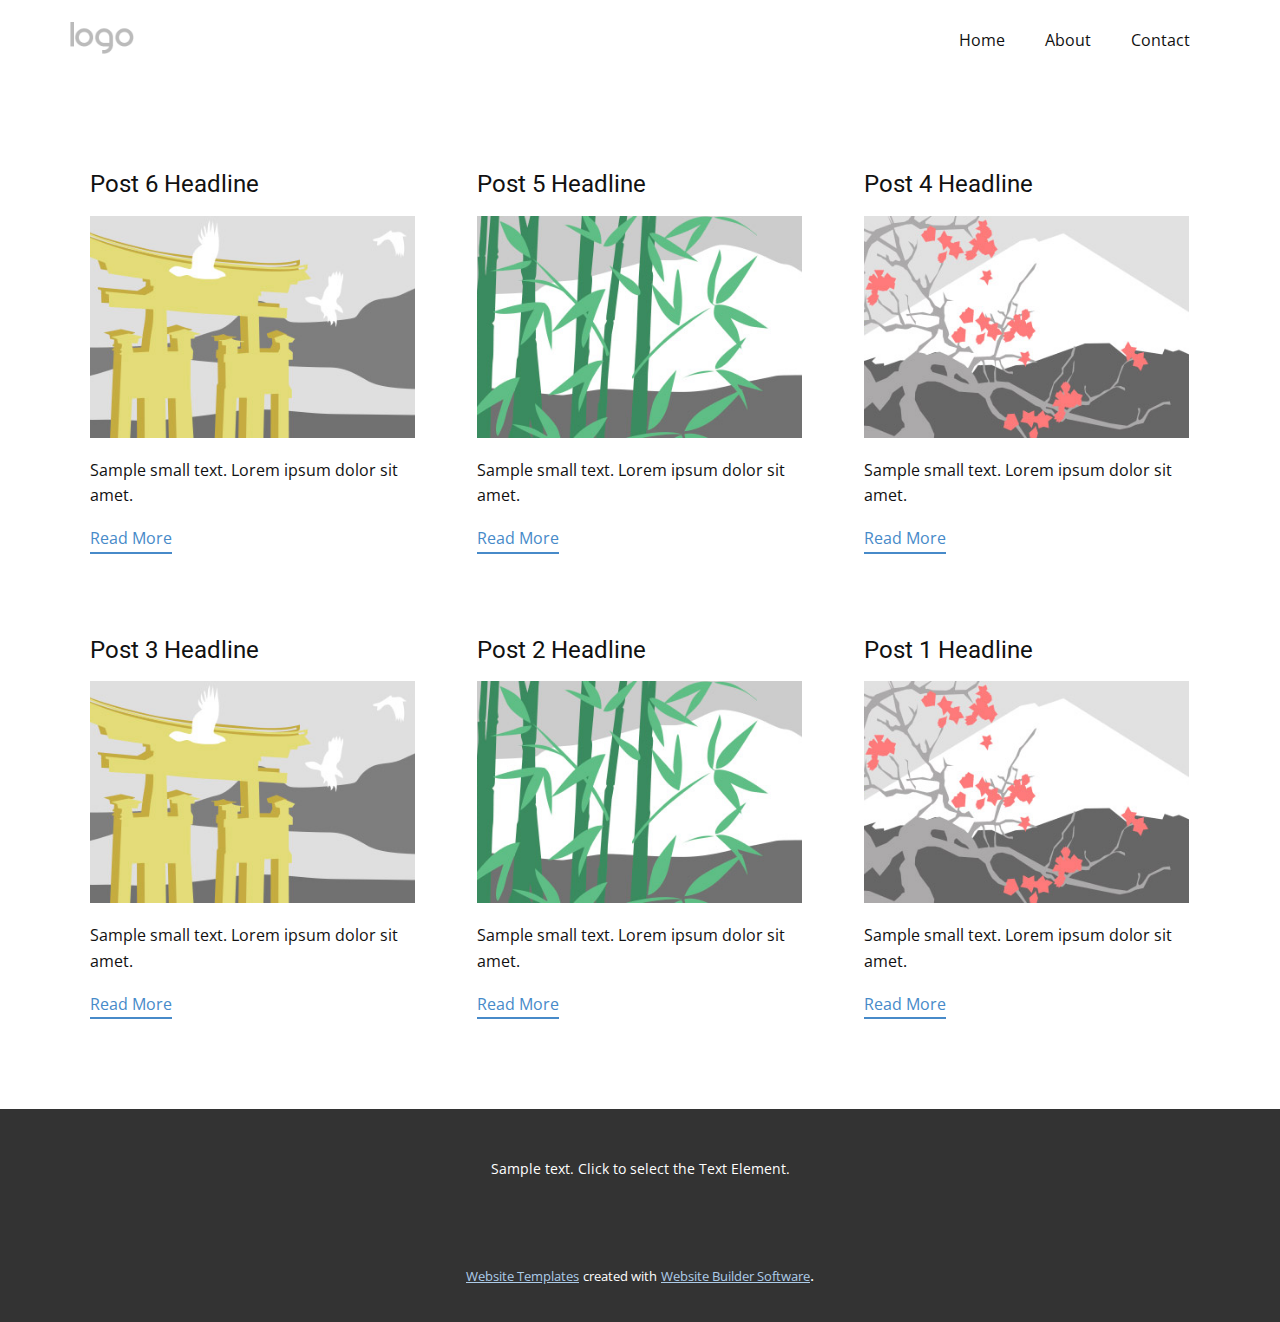
<file: blog/blog.html>
<html style="font-size: 16px;" lang="en"><head>
    <meta name="viewport" content="width=device-width, initial-scale=1.0">
    <meta charset="utf-8">
    <meta name="keywords" content="">
    <meta name="description" content="">
    <title>Blog Template</title>
    <link rel="stylesheet" href="../nicepage.css" media="screen">
<link rel="stylesheet" href="../Blog-Template.css" media="screen">
    <script class="u-script" type="text/javascript" src="../jquery.js" "="" defer=""></script>
    <script class="u-script" type="text/javascript" src="../nicepage.js" "="" defer=""></script>
    <meta name="generator" content="Nicepage 4.17.10, nicepage.com">
    <link id="u-theme-google-font" rel="stylesheet" href="https://fonts.googleapis.com/css?family=Roboto:100,100i,300,300i,400,400i,500,500i,700,700i,900,900i|Open+Sans:300,300i,400,400i,500,500i,600,600i,700,700i,800,800i">
    
    
    <script type="application/ld+json">{
		"@context": "http://schema.org",
		"@type": "Organization",
		"name": "",
		"logo": "images/default-logo.png"
}</script>
    <meta name="theme-color" content="#478ac9">
  </head>
  <body class="u-body u-xl-mode" data-lang="en"><header class="u-clearfix u-header u-header" id="sec-e250"><div class="u-clearfix u-sheet u-valign-middle u-sheet-1">
        <a href="https://nicepage.com" class="u-image u-logo u-image-1">
          <img src="../images/default-logo.png" class="u-logo-image u-logo-image-1">
        </a>
        <nav class="u-menu u-menu-dropdown u-offcanvas u-menu-1">
          <div class="menu-collapse" style="font-size: 1rem; letter-spacing: 0px;">
            <a class="u-button-style u-custom-left-right-menu-spacing u-custom-padding-bottom u-custom-top-bottom-menu-spacing u-nav-link u-text-active-palette-1-base u-text-hover-palette-2-base" href="#">
              <svg class="u-svg-link" viewBox="0 0 24 24"><use xmlns:xlink="http://www.w3.org/1999/xlink" xlink:href="#menu-hamburger"></use></svg>
              <svg class="u-svg-content" version="1.1" id="menu-hamburger" viewBox="0 0 16 16" x="0px" y="0px" xmlns:xlink="http://www.w3.org/1999/xlink" xmlns="http://www.w3.org/2000/svg"><g><rect y="1" width="16" height="2"></rect><rect y="7" width="16" height="2"></rect><rect y="13" width="16" height="2"></rect>
</g></svg>
            </a>
          </div>
          <div class="u-nav-container">
            <ul class="u-nav u-unstyled u-nav-1"><li class="u-nav-item"><a class="u-button-style u-nav-link u-text-active-palette-1-base u-text-hover-palette-2-base" href="../Home.html" style="padding: 10px 20px;">Home</a>
</li><li class="u-nav-item"><a class="u-button-style u-nav-link u-text-active-palette-1-base u-text-hover-palette-2-base" href="../About.html" style="padding: 10px 20px;">About</a>
</li><li class="u-nav-item"><a class="u-button-style u-nav-link u-text-active-palette-1-base u-text-hover-palette-2-base" href="../Contact.html" style="padding: 10px 20px;">Contact</a>
</li></ul>
          </div>
          <div class="u-nav-container-collapse">
            <div class="u-black u-container-style u-inner-container-layout u-opacity u-opacity-95 u-sidenav">
              <div class="u-inner-container-layout u-sidenav-overflow">
                <div class="u-menu-close"></div>
                <ul class="u-align-center u-nav u-popupmenu-items u-unstyled u-nav-2"><li class="u-nav-item"><a class="u-button-style u-nav-link" href="../Home.html">Home</a>
</li><li class="u-nav-item"><a class="u-button-style u-nav-link" href="../About.html">About</a>
</li><li class="u-nav-item"><a class="u-button-style u-nav-link" href="../Contact.html">Contact</a>
</li></ul>
              </div>
            </div>
            <div class="u-black u-menu-overlay u-opacity u-opacity-70"></div>
          </div>
        </nav>
      </div></header>
    <section class="u-clearfix u-section-1" id="sec-83db">
      <div class="u-clearfix u-sheet u-valign-middle u-sheet-1"><!--blog--><!--blog_options_json--><!--{"type":"Recent","source":"","tags":"","count":""}--><!--/blog_options_json-->
        <div class="u-blog u-expanded-width u-repeater u-repeater-1"><!--blog_post-->
          <div class="u-blog-post u-container-style u-repeater-item u-white u-repeater-item-1">
            <div class="u-container-layout u-similar-container u-valign-top u-container-layout-1"><!--blog_post_header-->
              <h4 class="u-blog-control u-text u-text-1">
                <a class="u-post-header-link" href="../blog/post-5.html">Post 6 Headline</a>
              </h4><!--/blog_post_header--><!--blog_post_image-->
              <a class="u-post-header-link" href="../blog/post-5.html"><img alt="" class="u-blog-control u-expanded-width u-image u-image-default u-image-1" src="../images/8ad73f3c.jpeg"></a><!--/blog_post_image--><!--blog_post_content-->
              <div class="u-blog-control u-post-content u-text u-text-2 fr-view">Sample small text. Lorem ipsum dolor sit amet.</div><!--/blog_post_content--><!--blog_post_readmore-->
              <a href="../blog/post-5.html" class="u-blog-control u-border-2 u-border-palette-1-base u-btn u-btn-rectangle u-button-style u-none u-btn-1"><!--blog_post_readmore_content--><!--options_json--><!--{"content":"","defaultValue":"Read More"}--><!--/options_json-->Read More<!--/blog_post_readmore_content--></a><!--/blog_post_readmore-->
            </div>
          </div><div class="u-blog-post u-container-style u-repeater-item u-video-cover u-white">
            <div class="u-container-layout u-similar-container u-valign-top u-container-layout-2"><!--blog_post_header-->
              <h4 class="u-blog-control u-text u-text-3">
                <a class="u-post-header-link" href="../blog/post-4.html">Post 5 Headline</a>
              </h4><!--/blog_post_header--><!--blog_post_image-->
              <a class="u-post-header-link" href="../blog/post-4.html"><img alt="" class="u-blog-control u-expanded-width u-image u-image-default u-image-2" src="../images/68f64b9d.jpeg"></a><!--/blog_post_image--><!--blog_post_content-->
              <div class="u-blog-control u-post-content u-text u-text-4 fr-view">Sample small text. Lorem ipsum dolor sit amet.</div><!--/blog_post_content--><!--blog_post_readmore-->
              <a href="../blog/post-4.html" class="u-blog-control u-border-2 u-border-palette-1-base u-btn u-btn-rectangle u-button-style u-none u-btn-2"><!--blog_post_readmore_content--><!--options_json--><!--{"content":"","defaultValue":"Read More"}--><!--/options_json-->Read More<!--/blog_post_readmore_content--></a><!--/blog_post_readmore-->
            </div>
          </div><div class="u-blog-post u-container-style u-repeater-item u-video-cover u-white">
            <div class="u-container-layout u-similar-container u-valign-top u-container-layout-3"><!--blog_post_header-->
              <h4 class="u-blog-control u-text u-text-5">
                <a class="u-post-header-link" href="../blog/post-3.html">Post 4 Headline</a>
              </h4><!--/blog_post_header--><!--blog_post_image-->
              <a class="u-post-header-link" href="../blog/post-3.html"><img alt="" class="u-blog-control u-expanded-width u-image u-image-default u-image-3" src="../images/0fd3416c.jpeg"></a><!--/blog_post_image--><!--blog_post_content-->
              <div class="u-blog-control u-post-content u-text u-text-6 fr-view">Sample small text. Lorem ipsum dolor sit amet.</div><!--/blog_post_content--><!--blog_post_readmore-->
              <a href="../blog/post-3.html" class="u-blog-control u-border-2 u-border-palette-1-base u-btn u-btn-rectangle u-button-style u-none u-btn-3"><!--blog_post_readmore_content--><!--options_json--><!--{"content":"","defaultValue":"Read More"}--><!--/options_json-->Read More<!--/blog_post_readmore_content--></a><!--/blog_post_readmore-->
            </div>
          </div><div class="u-blog-post u-container-style u-repeater-item u-white u-repeater-item-1">
            <div class="u-container-layout u-similar-container u-valign-top u-container-layout-1"><!--blog_post_header-->
              <h4 class="u-blog-control u-text u-text-1">
                <a class="u-post-header-link" href="../blog/post-2.html">Post 3 Headline</a>
              </h4><!--/blog_post_header--><!--blog_post_image-->
              <a class="u-post-header-link" href="../blog/post-2.html"><img alt="" class="u-blog-control u-expanded-width u-image u-image-default u-image-1" src="../images/8ad73f3c.jpeg"></a><!--/blog_post_image--><!--blog_post_content-->
              <div class="u-blog-control u-post-content u-text u-text-2 fr-view">Sample small text. Lorem ipsum dolor sit amet.</div><!--/blog_post_content--><!--blog_post_readmore-->
              <a href="../blog/post-2.html" class="u-blog-control u-border-2 u-border-palette-1-base u-btn u-btn-rectangle u-button-style u-none u-btn-1"><!--blog_post_readmore_content--><!--options_json--><!--{"content":"","defaultValue":"Read More"}--><!--/options_json-->Read More<!--/blog_post_readmore_content--></a><!--/blog_post_readmore-->
            </div>
          </div><div class="u-blog-post u-container-style u-repeater-item u-video-cover u-white">
            <div class="u-container-layout u-similar-container u-valign-top u-container-layout-2"><!--blog_post_header-->
              <h4 class="u-blog-control u-text u-text-3">
                <a class="u-post-header-link" href="../blog/post-1.html">Post 2 Headline</a>
              </h4><!--/blog_post_header--><!--blog_post_image-->
              <a class="u-post-header-link" href="../blog/post-1.html"><img alt="" class="u-blog-control u-expanded-width u-image u-image-default u-image-2" src="../images/68f64b9d.jpeg"></a><!--/blog_post_image--><!--blog_post_content-->
              <div class="u-blog-control u-post-content u-text u-text-4 fr-view">Sample small text. Lorem ipsum dolor sit amet.</div><!--/blog_post_content--><!--blog_post_readmore-->
              <a href="../blog/post-1.html" class="u-blog-control u-border-2 u-border-palette-1-base u-btn u-btn-rectangle u-button-style u-none u-btn-2"><!--blog_post_readmore_content--><!--options_json--><!--{"content":"","defaultValue":"Read More"}--><!--/options_json-->Read More<!--/blog_post_readmore_content--></a><!--/blog_post_readmore-->
            </div>
          </div><div class="u-blog-post u-container-style u-repeater-item u-video-cover u-white">
            <div class="u-container-layout u-similar-container u-valign-top u-container-layout-3"><!--blog_post_header-->
              <h4 class="u-blog-control u-text u-text-5">
                <a class="u-post-header-link" href="../blog/post.html">Post 1 Headline</a>
              </h4><!--/blog_post_header--><!--blog_post_image-->
              <a class="u-post-header-link" href="../blog/post.html"><img alt="" class="u-blog-control u-expanded-width u-image u-image-default u-image-3" src="../images/0fd3416c.jpeg"></a><!--/blog_post_image--><!--blog_post_content-->
              <div class="u-blog-control u-post-content u-text u-text-6 fr-view">Sample small text. Lorem ipsum dolor sit amet.</div><!--/blog_post_content--><!--blog_post_readmore-->
              <a href="../blog/post.html" class="u-blog-control u-border-2 u-border-palette-1-base u-btn u-btn-rectangle u-button-style u-none u-btn-3"><!--blog_post_readmore_content--><!--options_json--><!--{"content":"","defaultValue":"Read More"}--><!--/options_json-->Read More<!--/blog_post_readmore_content--></a><!--/blog_post_readmore-->
            </div>
          </div><!--/blog_post--><!--blog_post-->
          <!--/blog_post--><!--blog_post-->
          <!--/blog_post-->
        </div><!--/blog-->
      </div>
    </section>
    
    
    <footer class="u-align-center u-clearfix u-footer u-grey-80 u-footer" id="sec-d9d8"><div class="u-clearfix u-sheet u-sheet-1">
        <p class="u-small-text u-text u-text-variant u-text-1">Sample text. Click to select the Text Element.</p>
      </div></footer>
    <section class="u-backlink u-clearfix u-grey-80">
      <a class="u-link" href="https://nicepage.com/website-templates" target="_blank">
        <span>Website Templates</span>
      </a>
      <p class="u-text">
        <span>created with</span>
      </p>
      <a class="u-link" href="" target="_blank">
        <span>Website Builder Software</span>
      </a>. 
    </section>
  
</body></html>
</file>
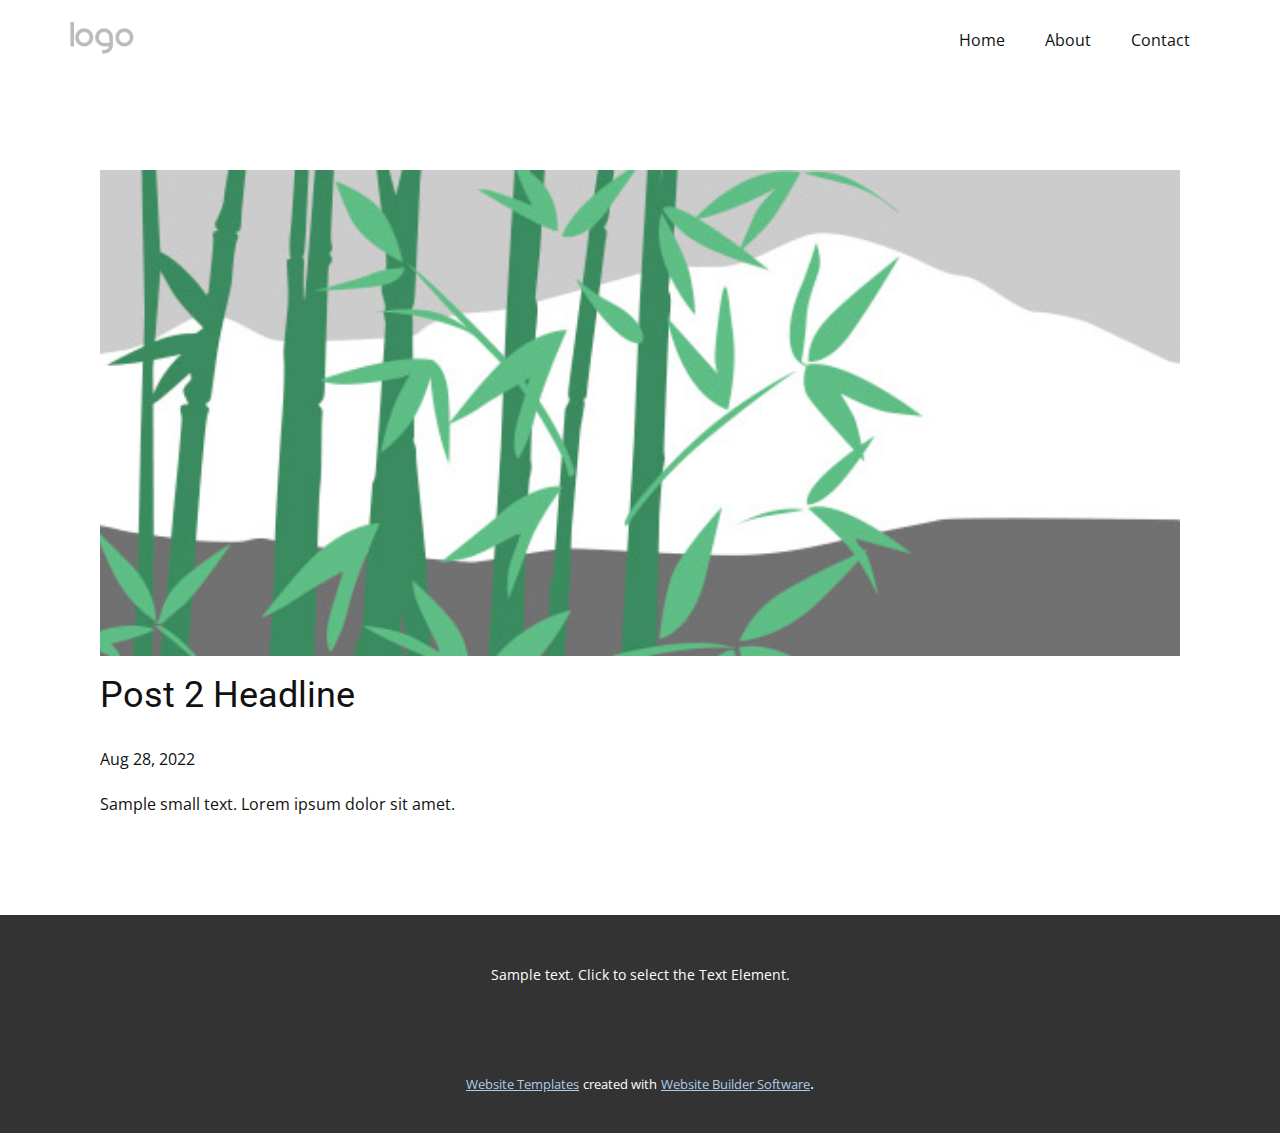
<file: blog/post-1.html>
<!doctype html>
<html style="font-size: 16px;" lang="en"><head>
    <meta name="viewport" content="width=device-width, initial-scale=1.0">
    <meta charset="utf-8">
    <meta name="keywords" content="Post 1 Headline">
    <meta name="description" content="">
    <title>Post 2 Headline</title>
    <link rel="stylesheet" href="../nicepage.css" media="screen">
<link rel="stylesheet" href="../Post-Template.css" media="screen">
    <script class="u-script" type="text/javascript" src="../jquery.js" "="" defer=""></script>
    <script class="u-script" type="text/javascript" src="../nicepage.js" "="" defer=""></script>
    <meta name="generator" content="Nicepage 4.17.10, nicepage.com">
    <link id="u-theme-google-font" rel="stylesheet" href="https://fonts.googleapis.com/css?family=Roboto:100,100i,300,300i,400,400i,500,500i,700,700i,900,900i|Open+Sans:300,300i,400,400i,500,500i,600,600i,700,700i,800,800i">
    
    
    <script type="application/ld+json">{
		"@context": "http://schema.org",
		"@type": "Organization",
		"name": "",
		"logo": "images/default-logo.png"
}</script>
    <meta name="theme-color" content="#478ac9">
  </head>
  <body class="u-body u-xl-mode" data-lang="en"><header class="u-clearfix u-header u-header" id="sec-e250"><div class="u-clearfix u-sheet u-valign-middle u-sheet-1">
        <a href="https://nicepage.com" class="u-image u-logo u-image-1">
          <img src="../images/default-logo.png" class="u-logo-image u-logo-image-1">
        </a>
        <nav class="u-menu u-menu-dropdown u-offcanvas u-menu-1">
          <div class="menu-collapse" style="font-size: 1rem; letter-spacing: 0px;">
            <a class="u-button-style u-custom-left-right-menu-spacing u-custom-padding-bottom u-custom-top-bottom-menu-spacing u-nav-link u-text-active-palette-1-base u-text-hover-palette-2-base" href="#">
              <svg class="u-svg-link" viewBox="0 0 24 24"><use xmlns:xlink="http://www.w3.org/1999/xlink" xlink:href="#menu-hamburger"></use></svg>
              <svg class="u-svg-content" version="1.1" id="menu-hamburger" viewBox="0 0 16 16" x="0px" y="0px" xmlns:xlink="http://www.w3.org/1999/xlink" xmlns="http://www.w3.org/2000/svg"><g><rect y="1" width="16" height="2"></rect><rect y="7" width="16" height="2"></rect><rect y="13" width="16" height="2"></rect>
</g></svg>
            </a>
          </div>
          <div class="u-nav-container">
            <ul class="u-nav u-unstyled u-nav-1"><li class="u-nav-item"><a class="u-button-style u-nav-link u-text-active-palette-1-base u-text-hover-palette-2-base" href="../Home.html" style="padding: 10px 20px;">Home</a>
</li><li class="u-nav-item"><a class="u-button-style u-nav-link u-text-active-palette-1-base u-text-hover-palette-2-base" href="../About.html" style="padding: 10px 20px;">About</a>
</li><li class="u-nav-item"><a class="u-button-style u-nav-link u-text-active-palette-1-base u-text-hover-palette-2-base" href="../Contact.html" style="padding: 10px 20px;">Contact</a>
</li></ul>
          </div>
          <div class="u-nav-container-collapse">
            <div class="u-black u-container-style u-inner-container-layout u-opacity u-opacity-95 u-sidenav">
              <div class="u-inner-container-layout u-sidenav-overflow">
                <div class="u-menu-close"></div>
                <ul class="u-align-center u-nav u-popupmenu-items u-unstyled u-nav-2"><li class="u-nav-item"><a class="u-button-style u-nav-link" href="../Home.html">Home</a>
</li><li class="u-nav-item"><a class="u-button-style u-nav-link" href="../About.html">About</a>
</li><li class="u-nav-item"><a class="u-button-style u-nav-link" href="../Contact.html">Contact</a>
</li></ul>
              </div>
            </div>
            <div class="u-black u-menu-overlay u-opacity u-opacity-70"></div>
          </div>
        </nav>
      </div></header>
    <section class="u-align-center u-clearfix u-section-1" id="sec-fc75">
      <div class="u-clearfix u-sheet u-valign-middle-md u-valign-middle-sm u-valign-middle-xs u-sheet-1"><!--post_details--><!--post_details_options_json--><!--{"source":""}--><!--/post_details_options_json--><!--blog_post-->
        <div class="u-container-style u-expanded-width u-post-details u-post-details-1">
          <div class="u-container-layout u-valign-middle u-container-layout-1"><!--blog_post_image-->
            <img alt="" class="u-blog-control u-expanded-width u-image u-image-default u-image-1" src="../images/68f64b9d.jpeg"><!--/blog_post_image--><!--blog_post_header-->
            <h2 class="u-blog-control u-text u-text-1">Post 2 Headline</h2><!--/blog_post_header--><!--blog_post_metadata-->
            <div class="u-blog-control u-metadata u-metadata-1"><!--blog_post_metadata_date-->
              <span class="u-meta-date u-meta-icon">Aug 28, 2022</span><!--/blog_post_metadata_date--><!--blog_post_metadata_category-->
              <!--/blog_post_metadata_category--><!--blog_post_metadata_comments-->
              <!--/blog_post_metadata_comments-->
            </div><!--/blog_post_metadata--><!--blog_post_content-->
            <div class="u-align-justify u-blog-control u-post-content u-text u-text-2 fr-view">
  Sample small text. Lorem ipsum dolor sit amet.
  </div><!--/blog_post_content-->
          </div>
        </div><!--/blog_post--><!--/post_details-->
      </div>
    </section>
    
    
    <footer class="u-align-center u-clearfix u-footer u-grey-80 u-footer" id="sec-d9d8"><div class="u-clearfix u-sheet u-sheet-1">
        <p class="u-small-text u-text u-text-variant u-text-1">Sample text. Click to select the Text Element.</p>
      </div></footer>
    <section class="u-backlink u-clearfix u-grey-80">
      <a class="u-link" href="https://nicepage.com/website-templates" target="_blank">
        <span>Website Templates</span>
      </a>
      <p class="u-text">
        <span>created with</span>
      </p>
      <a class="u-link" href="" target="_blank">
        <span>Website Builder Software</span>
      </a>. 
    </section>
  
</body></html>
</file>
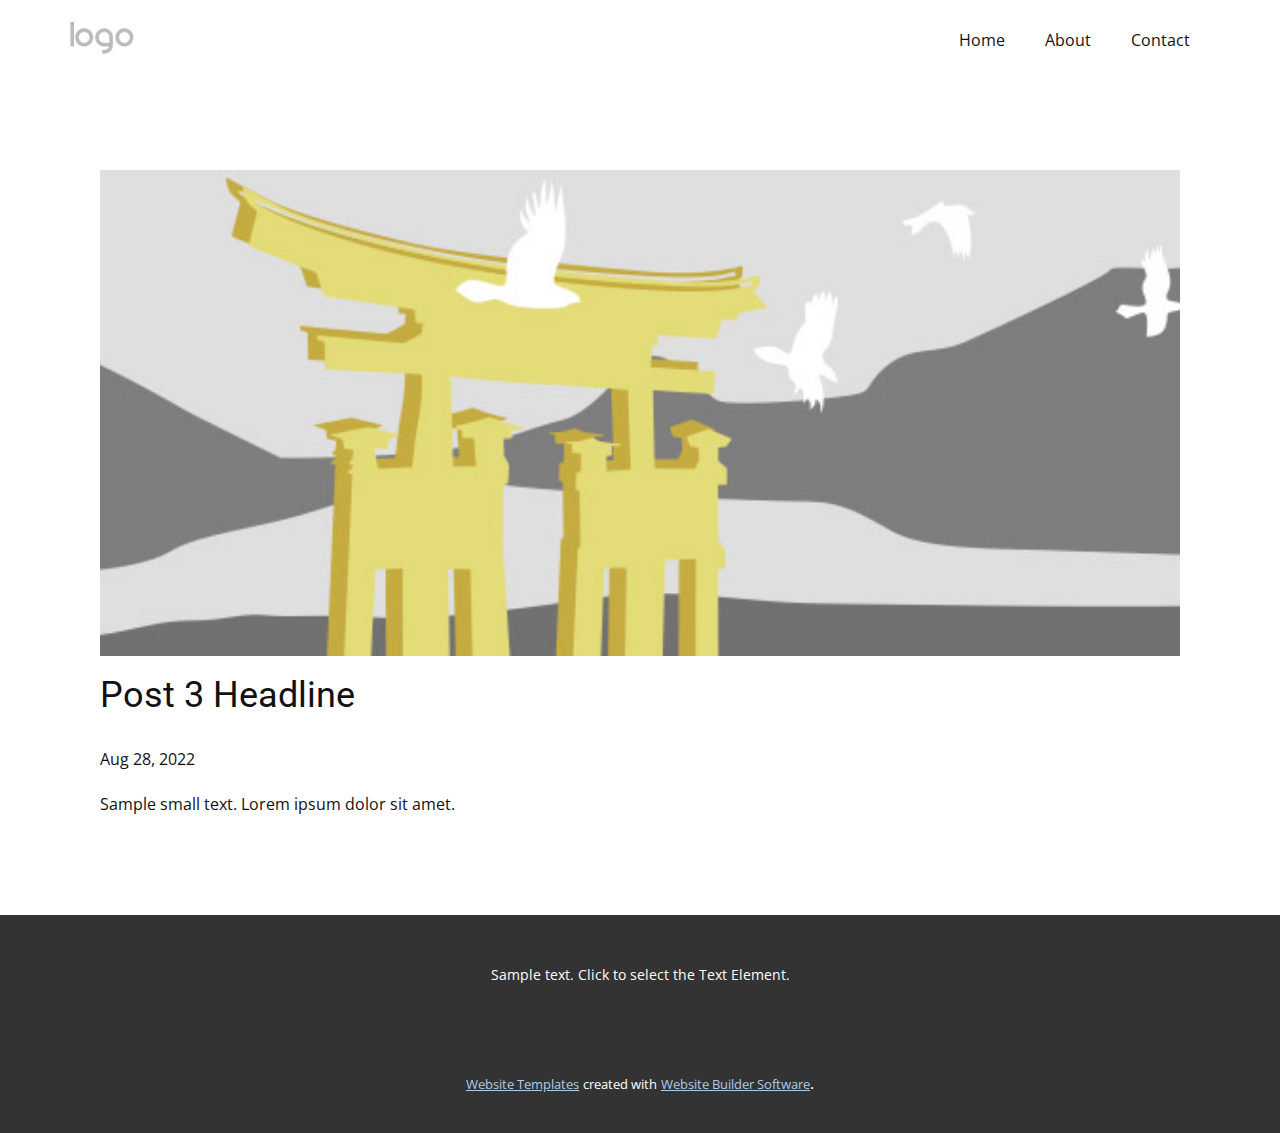
<file: blog/post-2.html>
<!doctype html>
<html style="font-size: 16px;" lang="en"><head>
    <meta name="viewport" content="width=device-width, initial-scale=1.0">
    <meta charset="utf-8">
    <meta name="keywords" content="Post 1 Headline">
    <meta name="description" content="">
    <title>Post 3 Headline</title>
    <link rel="stylesheet" href="../nicepage.css" media="screen">
<link rel="stylesheet" href="../Post-Template.css" media="screen">
    <script class="u-script" type="text/javascript" src="../jquery.js" "="" defer=""></script>
    <script class="u-script" type="text/javascript" src="../nicepage.js" "="" defer=""></script>
    <meta name="generator" content="Nicepage 4.17.10, nicepage.com">
    <link id="u-theme-google-font" rel="stylesheet" href="https://fonts.googleapis.com/css?family=Roboto:100,100i,300,300i,400,400i,500,500i,700,700i,900,900i|Open+Sans:300,300i,400,400i,500,500i,600,600i,700,700i,800,800i">
    
    
    <script type="application/ld+json">{
		"@context": "http://schema.org",
		"@type": "Organization",
		"name": "",
		"logo": "images/default-logo.png"
}</script>
    <meta name="theme-color" content="#478ac9">
  </head>
  <body class="u-body u-xl-mode" data-lang="en"><header class="u-clearfix u-header u-header" id="sec-e250"><div class="u-clearfix u-sheet u-valign-middle u-sheet-1">
        <a href="https://nicepage.com" class="u-image u-logo u-image-1">
          <img src="../images/default-logo.png" class="u-logo-image u-logo-image-1">
        </a>
        <nav class="u-menu u-menu-dropdown u-offcanvas u-menu-1">
          <div class="menu-collapse" style="font-size: 1rem; letter-spacing: 0px;">
            <a class="u-button-style u-custom-left-right-menu-spacing u-custom-padding-bottom u-custom-top-bottom-menu-spacing u-nav-link u-text-active-palette-1-base u-text-hover-palette-2-base" href="#">
              <svg class="u-svg-link" viewBox="0 0 24 24"><use xmlns:xlink="http://www.w3.org/1999/xlink" xlink:href="#menu-hamburger"></use></svg>
              <svg class="u-svg-content" version="1.1" id="menu-hamburger" viewBox="0 0 16 16" x="0px" y="0px" xmlns:xlink="http://www.w3.org/1999/xlink" xmlns="http://www.w3.org/2000/svg"><g><rect y="1" width="16" height="2"></rect><rect y="7" width="16" height="2"></rect><rect y="13" width="16" height="2"></rect>
</g></svg>
            </a>
          </div>
          <div class="u-nav-container">
            <ul class="u-nav u-unstyled u-nav-1"><li class="u-nav-item"><a class="u-button-style u-nav-link u-text-active-palette-1-base u-text-hover-palette-2-base" href="../Home.html" style="padding: 10px 20px;">Home</a>
</li><li class="u-nav-item"><a class="u-button-style u-nav-link u-text-active-palette-1-base u-text-hover-palette-2-base" href="../About.html" style="padding: 10px 20px;">About</a>
</li><li class="u-nav-item"><a class="u-button-style u-nav-link u-text-active-palette-1-base u-text-hover-palette-2-base" href="../Contact.html" style="padding: 10px 20px;">Contact</a>
</li></ul>
          </div>
          <div class="u-nav-container-collapse">
            <div class="u-black u-container-style u-inner-container-layout u-opacity u-opacity-95 u-sidenav">
              <div class="u-inner-container-layout u-sidenav-overflow">
                <div class="u-menu-close"></div>
                <ul class="u-align-center u-nav u-popupmenu-items u-unstyled u-nav-2"><li class="u-nav-item"><a class="u-button-style u-nav-link" href="../Home.html">Home</a>
</li><li class="u-nav-item"><a class="u-button-style u-nav-link" href="../About.html">About</a>
</li><li class="u-nav-item"><a class="u-button-style u-nav-link" href="../Contact.html">Contact</a>
</li></ul>
              </div>
            </div>
            <div class="u-black u-menu-overlay u-opacity u-opacity-70"></div>
          </div>
        </nav>
      </div></header>
    <section class="u-align-center u-clearfix u-section-1" id="sec-fc75">
      <div class="u-clearfix u-sheet u-valign-middle-md u-valign-middle-sm u-valign-middle-xs u-sheet-1"><!--post_details--><!--post_details_options_json--><!--{"source":""}--><!--/post_details_options_json--><!--blog_post-->
        <div class="u-container-style u-expanded-width u-post-details u-post-details-1">
          <div class="u-container-layout u-valign-middle u-container-layout-1"><!--blog_post_image-->
            <img alt="" class="u-blog-control u-expanded-width u-image u-image-default u-image-1" src="../images/8ad73f3c.jpeg"><!--/blog_post_image--><!--blog_post_header-->
            <h2 class="u-blog-control u-text u-text-1">Post 3 Headline</h2><!--/blog_post_header--><!--blog_post_metadata-->
            <div class="u-blog-control u-metadata u-metadata-1"><!--blog_post_metadata_date-->
              <span class="u-meta-date u-meta-icon">Aug 28, 2022</span><!--/blog_post_metadata_date--><!--blog_post_metadata_category-->
              <!--/blog_post_metadata_category--><!--blog_post_metadata_comments-->
              <!--/blog_post_metadata_comments-->
            </div><!--/blog_post_metadata--><!--blog_post_content-->
            <div class="u-align-justify u-blog-control u-post-content u-text u-text-2 fr-view">
  Sample small text. Lorem ipsum dolor sit amet.
  </div><!--/blog_post_content-->
          </div>
        </div><!--/blog_post--><!--/post_details-->
      </div>
    </section>
    
    
    <footer class="u-align-center u-clearfix u-footer u-grey-80 u-footer" id="sec-d9d8"><div class="u-clearfix u-sheet u-sheet-1">
        <p class="u-small-text u-text u-text-variant u-text-1">Sample text. Click to select the Text Element.</p>
      </div></footer>
    <section class="u-backlink u-clearfix u-grey-80">
      <a class="u-link" href="https://nicepage.com/website-templates" target="_blank">
        <span>Website Templates</span>
      </a>
      <p class="u-text">
        <span>created with</span>
      </p>
      <a class="u-link" href="" target="_blank">
        <span>Website Builder Software</span>
      </a>. 
    </section>
  
</body></html>
</file>
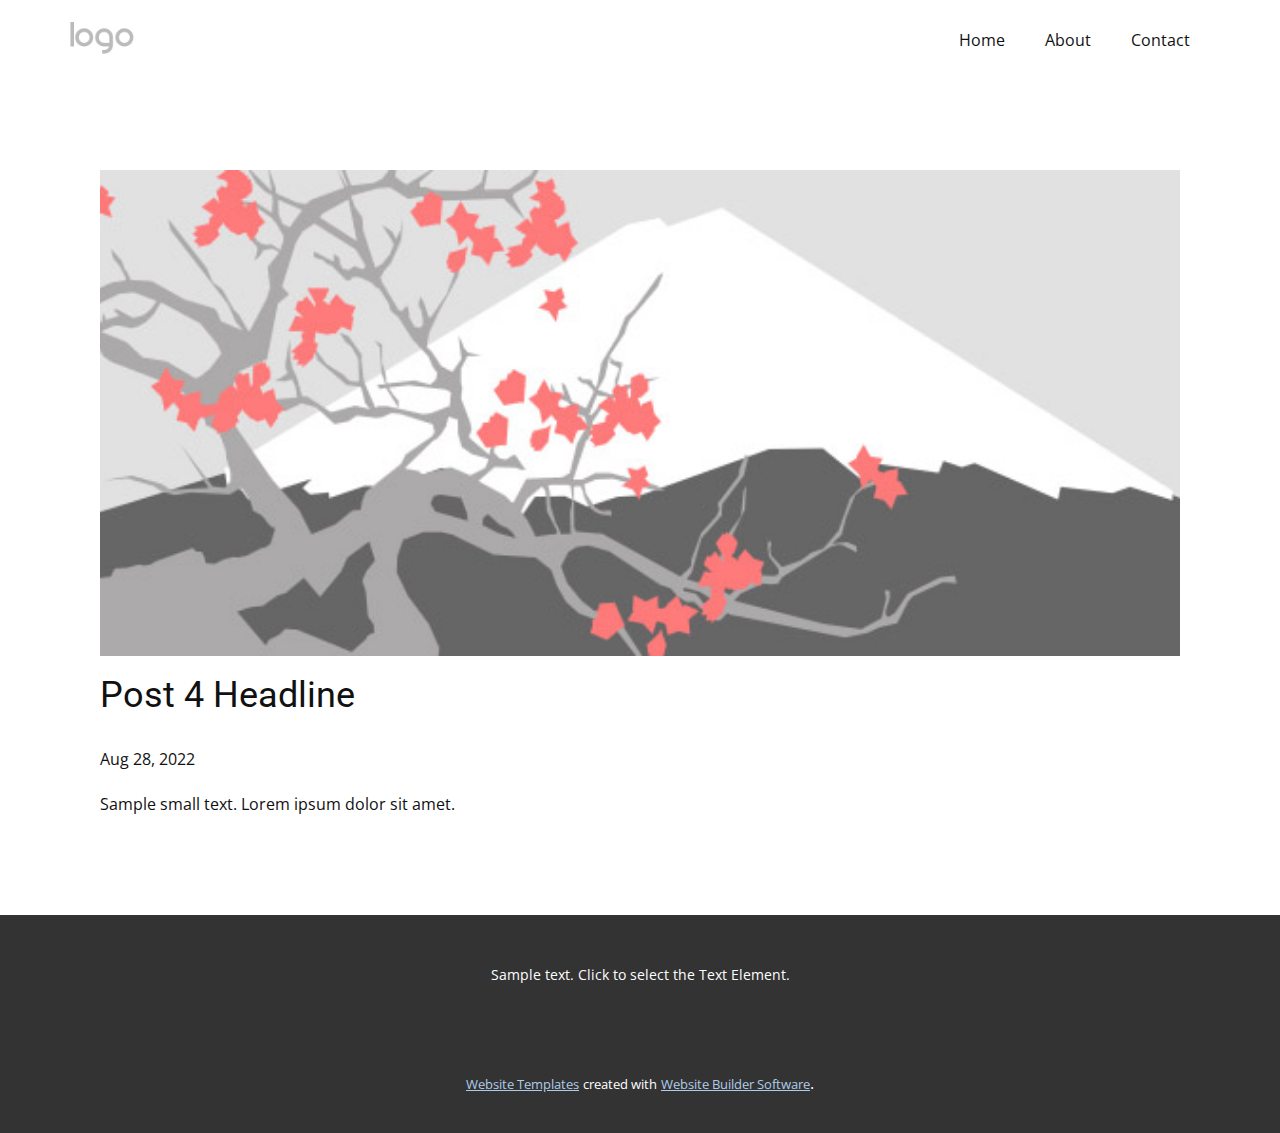
<file: blog/post-3.html>
<!doctype html>
<html style="font-size: 16px;" lang="en"><head>
    <meta name="viewport" content="width=device-width, initial-scale=1.0">
    <meta charset="utf-8">
    <meta name="keywords" content="Post 1 Headline">
    <meta name="description" content="">
    <title>Post 4 Headline</title>
    <link rel="stylesheet" href="../nicepage.css" media="screen">
<link rel="stylesheet" href="../Post-Template.css" media="screen">
    <script class="u-script" type="text/javascript" src="../jquery.js" "="" defer=""></script>
    <script class="u-script" type="text/javascript" src="../nicepage.js" "="" defer=""></script>
    <meta name="generator" content="Nicepage 4.17.10, nicepage.com">
    <link id="u-theme-google-font" rel="stylesheet" href="https://fonts.googleapis.com/css?family=Roboto:100,100i,300,300i,400,400i,500,500i,700,700i,900,900i|Open+Sans:300,300i,400,400i,500,500i,600,600i,700,700i,800,800i">
    
    
    <script type="application/ld+json">{
		"@context": "http://schema.org",
		"@type": "Organization",
		"name": "",
		"logo": "images/default-logo.png"
}</script>
    <meta name="theme-color" content="#478ac9">
  </head>
  <body class="u-body u-xl-mode" data-lang="en"><header class="u-clearfix u-header u-header" id="sec-e250"><div class="u-clearfix u-sheet u-valign-middle u-sheet-1">
        <a href="https://nicepage.com" class="u-image u-logo u-image-1">
          <img src="../images/default-logo.png" class="u-logo-image u-logo-image-1">
        </a>
        <nav class="u-menu u-menu-dropdown u-offcanvas u-menu-1">
          <div class="menu-collapse" style="font-size: 1rem; letter-spacing: 0px;">
            <a class="u-button-style u-custom-left-right-menu-spacing u-custom-padding-bottom u-custom-top-bottom-menu-spacing u-nav-link u-text-active-palette-1-base u-text-hover-palette-2-base" href="#">
              <svg class="u-svg-link" viewBox="0 0 24 24"><use xmlns:xlink="http://www.w3.org/1999/xlink" xlink:href="#menu-hamburger"></use></svg>
              <svg class="u-svg-content" version="1.1" id="menu-hamburger" viewBox="0 0 16 16" x="0px" y="0px" xmlns:xlink="http://www.w3.org/1999/xlink" xmlns="http://www.w3.org/2000/svg"><g><rect y="1" width="16" height="2"></rect><rect y="7" width="16" height="2"></rect><rect y="13" width="16" height="2"></rect>
</g></svg>
            </a>
          </div>
          <div class="u-nav-container">
            <ul class="u-nav u-unstyled u-nav-1"><li class="u-nav-item"><a class="u-button-style u-nav-link u-text-active-palette-1-base u-text-hover-palette-2-base" href="../Home.html" style="padding: 10px 20px;">Home</a>
</li><li class="u-nav-item"><a class="u-button-style u-nav-link u-text-active-palette-1-base u-text-hover-palette-2-base" href="../About.html" style="padding: 10px 20px;">About</a>
</li><li class="u-nav-item"><a class="u-button-style u-nav-link u-text-active-palette-1-base u-text-hover-palette-2-base" href="../Contact.html" style="padding: 10px 20px;">Contact</a>
</li></ul>
          </div>
          <div class="u-nav-container-collapse">
            <div class="u-black u-container-style u-inner-container-layout u-opacity u-opacity-95 u-sidenav">
              <div class="u-inner-container-layout u-sidenav-overflow">
                <div class="u-menu-close"></div>
                <ul class="u-align-center u-nav u-popupmenu-items u-unstyled u-nav-2"><li class="u-nav-item"><a class="u-button-style u-nav-link" href="../Home.html">Home</a>
</li><li class="u-nav-item"><a class="u-button-style u-nav-link" href="../About.html">About</a>
</li><li class="u-nav-item"><a class="u-button-style u-nav-link" href="../Contact.html">Contact</a>
</li></ul>
              </div>
            </div>
            <div class="u-black u-menu-overlay u-opacity u-opacity-70"></div>
          </div>
        </nav>
      </div></header>
    <section class="u-align-center u-clearfix u-section-1" id="sec-fc75">
      <div class="u-clearfix u-sheet u-valign-middle-md u-valign-middle-sm u-valign-middle-xs u-sheet-1"><!--post_details--><!--post_details_options_json--><!--{"source":""}--><!--/post_details_options_json--><!--blog_post-->
        <div class="u-container-style u-expanded-width u-post-details u-post-details-1">
          <div class="u-container-layout u-valign-middle u-container-layout-1"><!--blog_post_image-->
            <img alt="" class="u-blog-control u-expanded-width u-image u-image-default u-image-1" src="../images/0fd3416c.jpeg"><!--/blog_post_image--><!--blog_post_header-->
            <h2 class="u-blog-control u-text u-text-1">Post 4 Headline</h2><!--/blog_post_header--><!--blog_post_metadata-->
            <div class="u-blog-control u-metadata u-metadata-1"><!--blog_post_metadata_date-->
              <span class="u-meta-date u-meta-icon">Aug 28, 2022</span><!--/blog_post_metadata_date--><!--blog_post_metadata_category-->
              <!--/blog_post_metadata_category--><!--blog_post_metadata_comments-->
              <!--/blog_post_metadata_comments-->
            </div><!--/blog_post_metadata--><!--blog_post_content-->
            <div class="u-align-justify u-blog-control u-post-content u-text u-text-2 fr-view">
  Sample small text. Lorem ipsum dolor sit amet.
  </div><!--/blog_post_content-->
          </div>
        </div><!--/blog_post--><!--/post_details-->
      </div>
    </section>
    
    
    <footer class="u-align-center u-clearfix u-footer u-grey-80 u-footer" id="sec-d9d8"><div class="u-clearfix u-sheet u-sheet-1">
        <p class="u-small-text u-text u-text-variant u-text-1">Sample text. Click to select the Text Element.</p>
      </div></footer>
    <section class="u-backlink u-clearfix u-grey-80">
      <a class="u-link" href="https://nicepage.com/website-templates" target="_blank">
        <span>Website Templates</span>
      </a>
      <p class="u-text">
        <span>created with</span>
      </p>
      <a class="u-link" href="" target="_blank">
        <span>Website Builder Software</span>
      </a>. 
    </section>
  
</body></html>
</file>
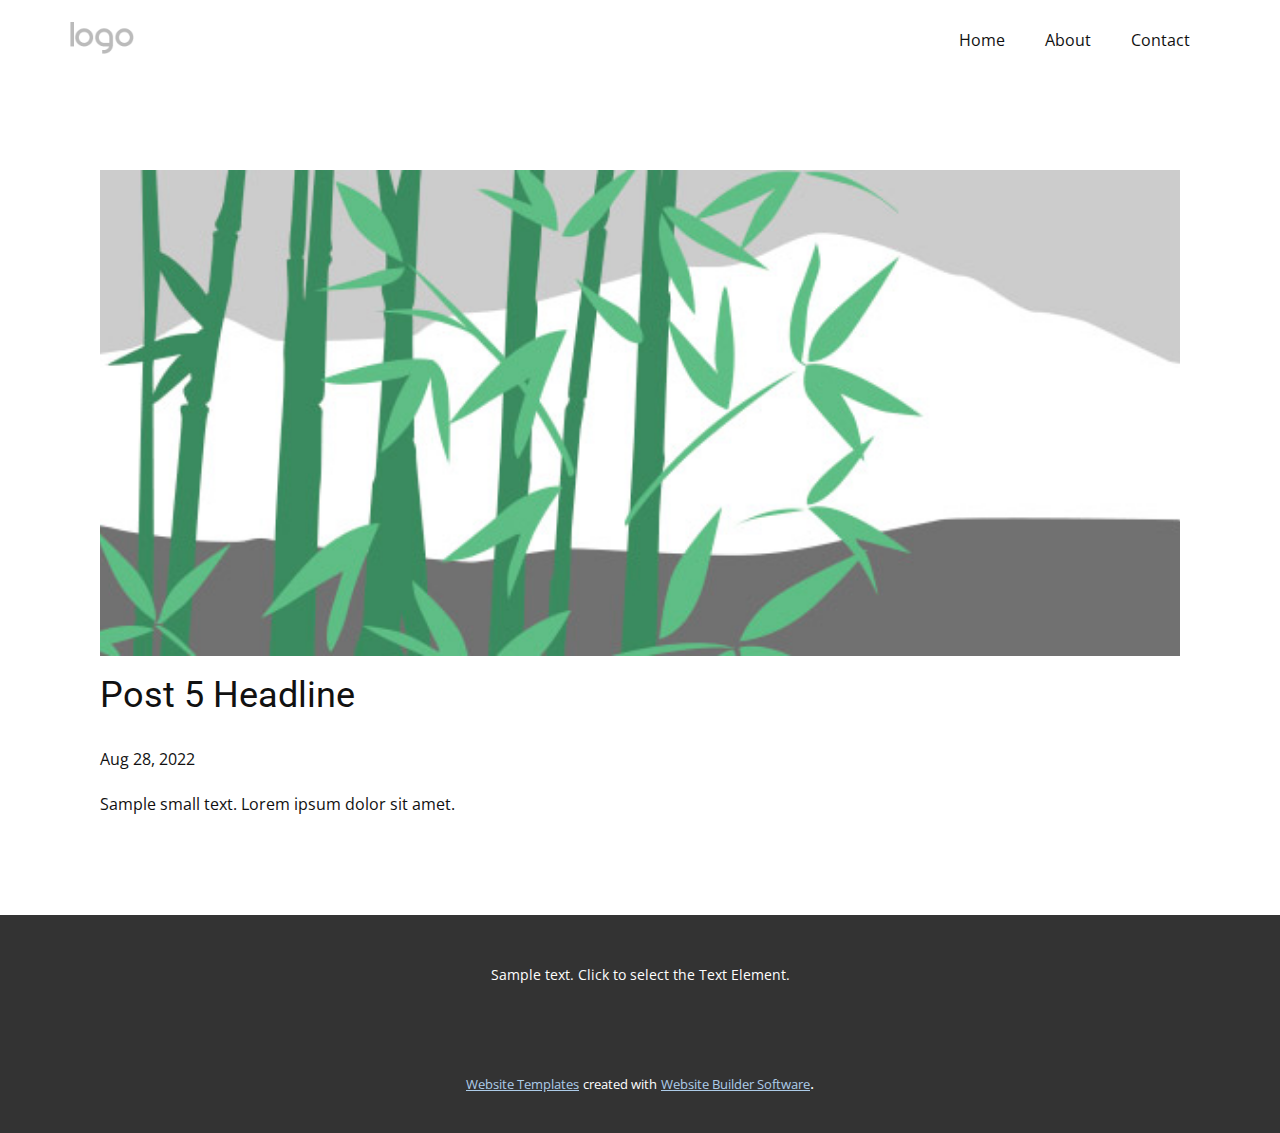
<file: blog/post-4.html>
<!doctype html>
<html style="font-size: 16px;" lang="en"><head>
    <meta name="viewport" content="width=device-width, initial-scale=1.0">
    <meta charset="utf-8">
    <meta name="keywords" content="Post 1 Headline">
    <meta name="description" content="">
    <title>Post 5 Headline</title>
    <link rel="stylesheet" href="../nicepage.css" media="screen">
<link rel="stylesheet" href="../Post-Template.css" media="screen">
    <script class="u-script" type="text/javascript" src="../jquery.js" "="" defer=""></script>
    <script class="u-script" type="text/javascript" src="../nicepage.js" "="" defer=""></script>
    <meta name="generator" content="Nicepage 4.17.10, nicepage.com">
    <link id="u-theme-google-font" rel="stylesheet" href="https://fonts.googleapis.com/css?family=Roboto:100,100i,300,300i,400,400i,500,500i,700,700i,900,900i|Open+Sans:300,300i,400,400i,500,500i,600,600i,700,700i,800,800i">
    
    
    <script type="application/ld+json">{
		"@context": "http://schema.org",
		"@type": "Organization",
		"name": "",
		"logo": "images/default-logo.png"
}</script>
    <meta name="theme-color" content="#478ac9">
  </head>
  <body class="u-body u-xl-mode" data-lang="en"><header class="u-clearfix u-header u-header" id="sec-e250"><div class="u-clearfix u-sheet u-valign-middle u-sheet-1">
        <a href="https://nicepage.com" class="u-image u-logo u-image-1">
          <img src="../images/default-logo.png" class="u-logo-image u-logo-image-1">
        </a>
        <nav class="u-menu u-menu-dropdown u-offcanvas u-menu-1">
          <div class="menu-collapse" style="font-size: 1rem; letter-spacing: 0px;">
            <a class="u-button-style u-custom-left-right-menu-spacing u-custom-padding-bottom u-custom-top-bottom-menu-spacing u-nav-link u-text-active-palette-1-base u-text-hover-palette-2-base" href="#">
              <svg class="u-svg-link" viewBox="0 0 24 24"><use xmlns:xlink="http://www.w3.org/1999/xlink" xlink:href="#menu-hamburger"></use></svg>
              <svg class="u-svg-content" version="1.1" id="menu-hamburger" viewBox="0 0 16 16" x="0px" y="0px" xmlns:xlink="http://www.w3.org/1999/xlink" xmlns="http://www.w3.org/2000/svg"><g><rect y="1" width="16" height="2"></rect><rect y="7" width="16" height="2"></rect><rect y="13" width="16" height="2"></rect>
</g></svg>
            </a>
          </div>
          <div class="u-nav-container">
            <ul class="u-nav u-unstyled u-nav-1"><li class="u-nav-item"><a class="u-button-style u-nav-link u-text-active-palette-1-base u-text-hover-palette-2-base" href="../Home.html" style="padding: 10px 20px;">Home</a>
</li><li class="u-nav-item"><a class="u-button-style u-nav-link u-text-active-palette-1-base u-text-hover-palette-2-base" href="../About.html" style="padding: 10px 20px;">About</a>
</li><li class="u-nav-item"><a class="u-button-style u-nav-link u-text-active-palette-1-base u-text-hover-palette-2-base" href="../Contact.html" style="padding: 10px 20px;">Contact</a>
</li></ul>
          </div>
          <div class="u-nav-container-collapse">
            <div class="u-black u-container-style u-inner-container-layout u-opacity u-opacity-95 u-sidenav">
              <div class="u-inner-container-layout u-sidenav-overflow">
                <div class="u-menu-close"></div>
                <ul class="u-align-center u-nav u-popupmenu-items u-unstyled u-nav-2"><li class="u-nav-item"><a class="u-button-style u-nav-link" href="../Home.html">Home</a>
</li><li class="u-nav-item"><a class="u-button-style u-nav-link" href="../About.html">About</a>
</li><li class="u-nav-item"><a class="u-button-style u-nav-link" href="../Contact.html">Contact</a>
</li></ul>
              </div>
            </div>
            <div class="u-black u-menu-overlay u-opacity u-opacity-70"></div>
          </div>
        </nav>
      </div></header>
    <section class="u-align-center u-clearfix u-section-1" id="sec-fc75">
      <div class="u-clearfix u-sheet u-valign-middle-md u-valign-middle-sm u-valign-middle-xs u-sheet-1"><!--post_details--><!--post_details_options_json--><!--{"source":""}--><!--/post_details_options_json--><!--blog_post-->
        <div class="u-container-style u-expanded-width u-post-details u-post-details-1">
          <div class="u-container-layout u-valign-middle u-container-layout-1"><!--blog_post_image-->
            <img alt="" class="u-blog-control u-expanded-width u-image u-image-default u-image-1" src="../images/68f64b9d.jpeg"><!--/blog_post_image--><!--blog_post_header-->
            <h2 class="u-blog-control u-text u-text-1">Post 5 Headline</h2><!--/blog_post_header--><!--blog_post_metadata-->
            <div class="u-blog-control u-metadata u-metadata-1"><!--blog_post_metadata_date-->
              <span class="u-meta-date u-meta-icon">Aug 28, 2022</span><!--/blog_post_metadata_date--><!--blog_post_metadata_category-->
              <!--/blog_post_metadata_category--><!--blog_post_metadata_comments-->
              <!--/blog_post_metadata_comments-->
            </div><!--/blog_post_metadata--><!--blog_post_content-->
            <div class="u-align-justify u-blog-control u-post-content u-text u-text-2 fr-view">
  Sample small text. Lorem ipsum dolor sit amet.
  </div><!--/blog_post_content-->
          </div>
        </div><!--/blog_post--><!--/post_details-->
      </div>
    </section>
    
    
    <footer class="u-align-center u-clearfix u-footer u-grey-80 u-footer" id="sec-d9d8"><div class="u-clearfix u-sheet u-sheet-1">
        <p class="u-small-text u-text u-text-variant u-text-1">Sample text. Click to select the Text Element.</p>
      </div></footer>
    <section class="u-backlink u-clearfix u-grey-80">
      <a class="u-link" href="https://nicepage.com/website-templates" target="_blank">
        <span>Website Templates</span>
      </a>
      <p class="u-text">
        <span>created with</span>
      </p>
      <a class="u-link" href="" target="_blank">
        <span>Website Builder Software</span>
      </a>. 
    </section>
  
</body></html>
</file>
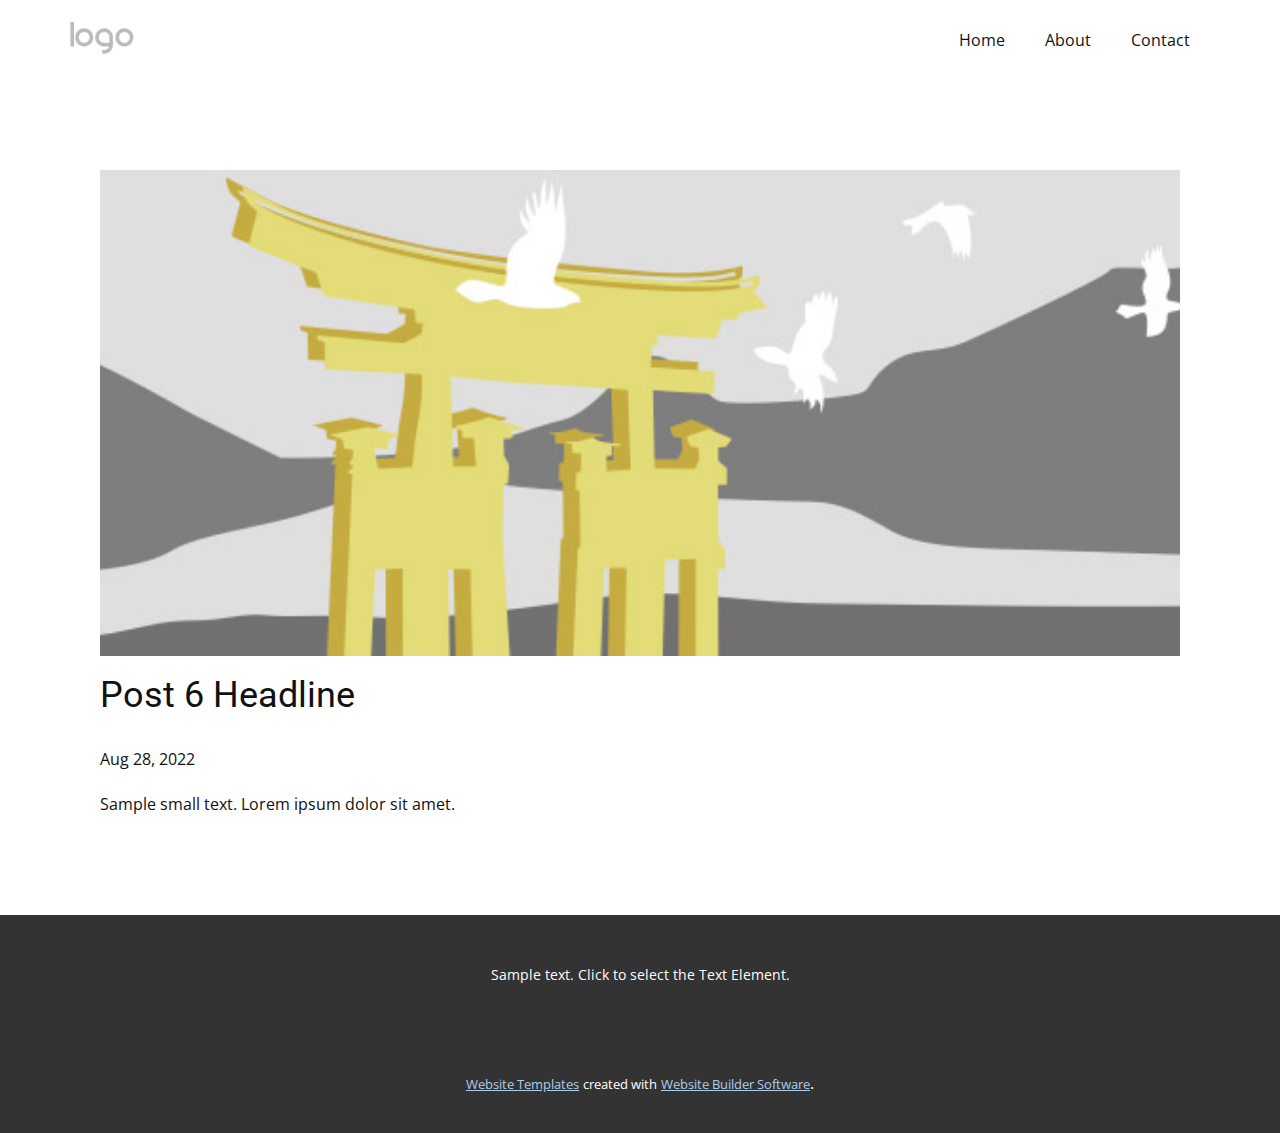
<file: blog/post-5.html>
<!doctype html>
<html style="font-size: 16px;" lang="en"><head>
    <meta name="viewport" content="width=device-width, initial-scale=1.0">
    <meta charset="utf-8">
    <meta name="keywords" content="Post 1 Headline">
    <meta name="description" content="">
    <title>Post 6 Headline</title>
    <link rel="stylesheet" href="../nicepage.css" media="screen">
<link rel="stylesheet" href="../Post-Template.css" media="screen">
    <script class="u-script" type="text/javascript" src="../jquery.js" "="" defer=""></script>
    <script class="u-script" type="text/javascript" src="../nicepage.js" "="" defer=""></script>
    <meta name="generator" content="Nicepage 4.17.10, nicepage.com">
    <link id="u-theme-google-font" rel="stylesheet" href="https://fonts.googleapis.com/css?family=Roboto:100,100i,300,300i,400,400i,500,500i,700,700i,900,900i|Open+Sans:300,300i,400,400i,500,500i,600,600i,700,700i,800,800i">
    
    
    <script type="application/ld+json">{
		"@context": "http://schema.org",
		"@type": "Organization",
		"name": "",
		"logo": "images/default-logo.png"
}</script>
    <meta name="theme-color" content="#478ac9">
  </head>
  <body class="u-body u-xl-mode" data-lang="en"><header class="u-clearfix u-header u-header" id="sec-e250"><div class="u-clearfix u-sheet u-valign-middle u-sheet-1">
        <a href="https://nicepage.com" class="u-image u-logo u-image-1">
          <img src="../images/default-logo.png" class="u-logo-image u-logo-image-1">
        </a>
        <nav class="u-menu u-menu-dropdown u-offcanvas u-menu-1">
          <div class="menu-collapse" style="font-size: 1rem; letter-spacing: 0px;">
            <a class="u-button-style u-custom-left-right-menu-spacing u-custom-padding-bottom u-custom-top-bottom-menu-spacing u-nav-link u-text-active-palette-1-base u-text-hover-palette-2-base" href="#">
              <svg class="u-svg-link" viewBox="0 0 24 24"><use xmlns:xlink="http://www.w3.org/1999/xlink" xlink:href="#menu-hamburger"></use></svg>
              <svg class="u-svg-content" version="1.1" id="menu-hamburger" viewBox="0 0 16 16" x="0px" y="0px" xmlns:xlink="http://www.w3.org/1999/xlink" xmlns="http://www.w3.org/2000/svg"><g><rect y="1" width="16" height="2"></rect><rect y="7" width="16" height="2"></rect><rect y="13" width="16" height="2"></rect>
</g></svg>
            </a>
          </div>
          <div class="u-nav-container">
            <ul class="u-nav u-unstyled u-nav-1"><li class="u-nav-item"><a class="u-button-style u-nav-link u-text-active-palette-1-base u-text-hover-palette-2-base" href="../Home.html" style="padding: 10px 20px;">Home</a>
</li><li class="u-nav-item"><a class="u-button-style u-nav-link u-text-active-palette-1-base u-text-hover-palette-2-base" href="../About.html" style="padding: 10px 20px;">About</a>
</li><li class="u-nav-item"><a class="u-button-style u-nav-link u-text-active-palette-1-base u-text-hover-palette-2-base" href="../Contact.html" style="padding: 10px 20px;">Contact</a>
</li></ul>
          </div>
          <div class="u-nav-container-collapse">
            <div class="u-black u-container-style u-inner-container-layout u-opacity u-opacity-95 u-sidenav">
              <div class="u-inner-container-layout u-sidenav-overflow">
                <div class="u-menu-close"></div>
                <ul class="u-align-center u-nav u-popupmenu-items u-unstyled u-nav-2"><li class="u-nav-item"><a class="u-button-style u-nav-link" href="../Home.html">Home</a>
</li><li class="u-nav-item"><a class="u-button-style u-nav-link" href="../About.html">About</a>
</li><li class="u-nav-item"><a class="u-button-style u-nav-link" href="../Contact.html">Contact</a>
</li></ul>
              </div>
            </div>
            <div class="u-black u-menu-overlay u-opacity u-opacity-70"></div>
          </div>
        </nav>
      </div></header>
    <section class="u-align-center u-clearfix u-section-1" id="sec-fc75">
      <div class="u-clearfix u-sheet u-valign-middle-md u-valign-middle-sm u-valign-middle-xs u-sheet-1"><!--post_details--><!--post_details_options_json--><!--{"source":""}--><!--/post_details_options_json--><!--blog_post-->
        <div class="u-container-style u-expanded-width u-post-details u-post-details-1">
          <div class="u-container-layout u-valign-middle u-container-layout-1"><!--blog_post_image-->
            <img alt="" class="u-blog-control u-expanded-width u-image u-image-default u-image-1" src="../images/8ad73f3c.jpeg"><!--/blog_post_image--><!--blog_post_header-->
            <h2 class="u-blog-control u-text u-text-1">Post 6 Headline</h2><!--/blog_post_header--><!--blog_post_metadata-->
            <div class="u-blog-control u-metadata u-metadata-1"><!--blog_post_metadata_date-->
              <span class="u-meta-date u-meta-icon">Aug 28, 2022</span><!--/blog_post_metadata_date--><!--blog_post_metadata_category-->
              <!--/blog_post_metadata_category--><!--blog_post_metadata_comments-->
              <!--/blog_post_metadata_comments-->
            </div><!--/blog_post_metadata--><!--blog_post_content-->
            <div class="u-align-justify u-blog-control u-post-content u-text u-text-2 fr-view">
  Sample small text. Lorem ipsum dolor sit amet.
  </div><!--/blog_post_content-->
          </div>
        </div><!--/blog_post--><!--/post_details-->
      </div>
    </section>
    
    
    <footer class="u-align-center u-clearfix u-footer u-grey-80 u-footer" id="sec-d9d8"><div class="u-clearfix u-sheet u-sheet-1">
        <p class="u-small-text u-text u-text-variant u-text-1">Sample text. Click to select the Text Element.</p>
      </div></footer>
    <section class="u-backlink u-clearfix u-grey-80">
      <a class="u-link" href="https://nicepage.com/website-templates" target="_blank">
        <span>Website Templates</span>
      </a>
      <p class="u-text">
        <span>created with</span>
      </p>
      <a class="u-link" href="" target="_blank">
        <span>Website Builder Software</span>
      </a>. 
    </section>
  
</body></html>
</file>
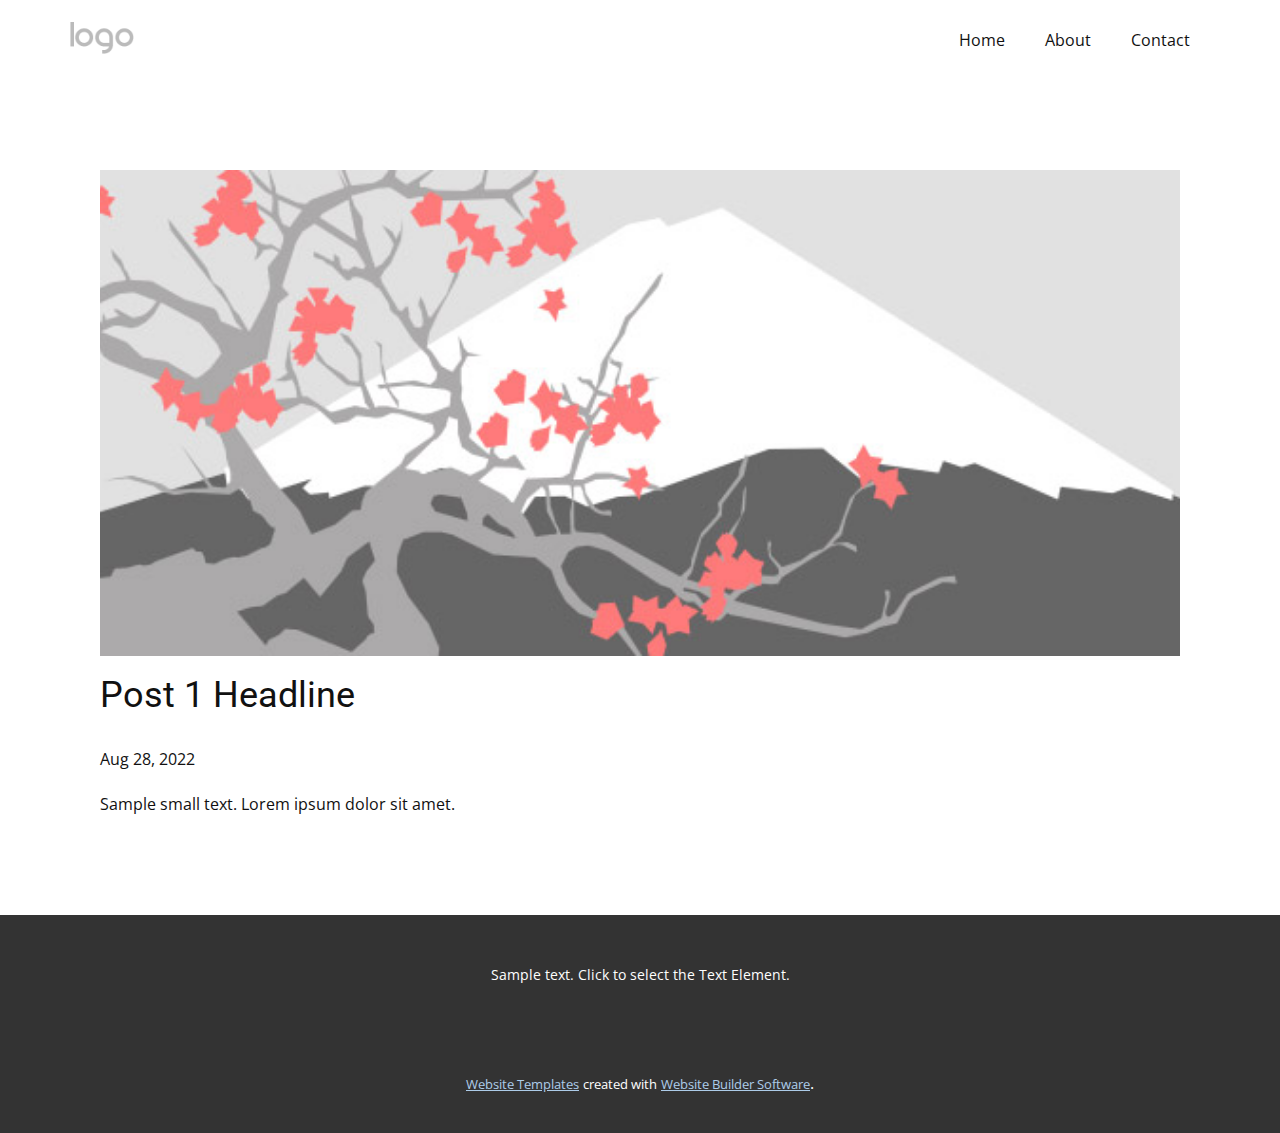
<file: blog/post.html>
<!doctype html>
<html style="font-size: 16px;" lang="en"><head>
    <meta name="viewport" content="width=device-width, initial-scale=1.0">
    <meta charset="utf-8">
    <meta name="keywords" content="Post 1 Headline">
    <meta name="description" content="">
    <title>Post 1 Headline</title>
    <link rel="stylesheet" href="../nicepage.css" media="screen">
<link rel="stylesheet" href="../Post-Template.css" media="screen">
    <script class="u-script" type="text/javascript" src="../jquery.js" "="" defer=""></script>
    <script class="u-script" type="text/javascript" src="../nicepage.js" "="" defer=""></script>
    <meta name="generator" content="Nicepage 4.17.10, nicepage.com">
    <link id="u-theme-google-font" rel="stylesheet" href="https://fonts.googleapis.com/css?family=Roboto:100,100i,300,300i,400,400i,500,500i,700,700i,900,900i|Open+Sans:300,300i,400,400i,500,500i,600,600i,700,700i,800,800i">
    
    
    <script type="application/ld+json">{
		"@context": "http://schema.org",
		"@type": "Organization",
		"name": "",
		"logo": "images/default-logo.png"
}</script>
    <meta name="theme-color" content="#478ac9">
  </head>
  <body class="u-body u-xl-mode" data-lang="en"><header class="u-clearfix u-header u-header" id="sec-e250"><div class="u-clearfix u-sheet u-valign-middle u-sheet-1">
        <a href="https://nicepage.com" class="u-image u-logo u-image-1">
          <img src="../images/default-logo.png" class="u-logo-image u-logo-image-1">
        </a>
        <nav class="u-menu u-menu-dropdown u-offcanvas u-menu-1">
          <div class="menu-collapse" style="font-size: 1rem; letter-spacing: 0px;">
            <a class="u-button-style u-custom-left-right-menu-spacing u-custom-padding-bottom u-custom-top-bottom-menu-spacing u-nav-link u-text-active-palette-1-base u-text-hover-palette-2-base" href="#">
              <svg class="u-svg-link" viewBox="0 0 24 24"><use xmlns:xlink="http://www.w3.org/1999/xlink" xlink:href="#menu-hamburger"></use></svg>
              <svg class="u-svg-content" version="1.1" id="menu-hamburger" viewBox="0 0 16 16" x="0px" y="0px" xmlns:xlink="http://www.w3.org/1999/xlink" xmlns="http://www.w3.org/2000/svg"><g><rect y="1" width="16" height="2"></rect><rect y="7" width="16" height="2"></rect><rect y="13" width="16" height="2"></rect>
</g></svg>
            </a>
          </div>
          <div class="u-nav-container">
            <ul class="u-nav u-unstyled u-nav-1"><li class="u-nav-item"><a class="u-button-style u-nav-link u-text-active-palette-1-base u-text-hover-palette-2-base" href="../Home.html" style="padding: 10px 20px;">Home</a>
</li><li class="u-nav-item"><a class="u-button-style u-nav-link u-text-active-palette-1-base u-text-hover-palette-2-base" href="../About.html" style="padding: 10px 20px;">About</a>
</li><li class="u-nav-item"><a class="u-button-style u-nav-link u-text-active-palette-1-base u-text-hover-palette-2-base" href="../Contact.html" style="padding: 10px 20px;">Contact</a>
</li></ul>
          </div>
          <div class="u-nav-container-collapse">
            <div class="u-black u-container-style u-inner-container-layout u-opacity u-opacity-95 u-sidenav">
              <div class="u-inner-container-layout u-sidenav-overflow">
                <div class="u-menu-close"></div>
                <ul class="u-align-center u-nav u-popupmenu-items u-unstyled u-nav-2"><li class="u-nav-item"><a class="u-button-style u-nav-link" href="../Home.html">Home</a>
</li><li class="u-nav-item"><a class="u-button-style u-nav-link" href="../About.html">About</a>
</li><li class="u-nav-item"><a class="u-button-style u-nav-link" href="../Contact.html">Contact</a>
</li></ul>
              </div>
            </div>
            <div class="u-black u-menu-overlay u-opacity u-opacity-70"></div>
          </div>
        </nav>
      </div></header>
    <section class="u-align-center u-clearfix u-section-1" id="sec-fc75">
      <div class="u-clearfix u-sheet u-valign-middle-md u-valign-middle-sm u-valign-middle-xs u-sheet-1"><!--post_details--><!--post_details_options_json--><!--{"source":""}--><!--/post_details_options_json--><!--blog_post-->
        <div class="u-container-style u-expanded-width u-post-details u-post-details-1">
          <div class="u-container-layout u-valign-middle u-container-layout-1"><!--blog_post_image-->
            <img alt="" class="u-blog-control u-expanded-width u-image u-image-default u-image-1" src="../images/0fd3416c.jpeg"><!--/blog_post_image--><!--blog_post_header-->
            <h2 class="u-blog-control u-text u-text-1">Post 1 Headline</h2><!--/blog_post_header--><!--blog_post_metadata-->
            <div class="u-blog-control u-metadata u-metadata-1"><!--blog_post_metadata_date-->
              <span class="u-meta-date u-meta-icon">Aug 28, 2022</span><!--/blog_post_metadata_date--><!--blog_post_metadata_category-->
              <!--/blog_post_metadata_category--><!--blog_post_metadata_comments-->
              <!--/blog_post_metadata_comments-->
            </div><!--/blog_post_metadata--><!--blog_post_content-->
            <div class="u-align-justify u-blog-control u-post-content u-text u-text-2 fr-view">
  Sample small text. Lorem ipsum dolor sit amet.
  </div><!--/blog_post_content-->
          </div>
        </div><!--/blog_post--><!--/post_details-->
      </div>
    </section>
    
    
    <footer class="u-align-center u-clearfix u-footer u-grey-80 u-footer" id="sec-d9d8"><div class="u-clearfix u-sheet u-sheet-1">
        <p class="u-small-text u-text u-text-variant u-text-1">Sample text. Click to select the Text Element.</p>
      </div></footer>
    <section class="u-backlink u-clearfix u-grey-80">
      <a class="u-link" href="https://nicepage.com/website-templates" target="_blank">
        <span>Website Templates</span>
      </a>
      <p class="u-text">
        <span>created with</span>
      </p>
      <a class="u-link" href="" target="_blank">
        <span>Website Builder Software</span>
      </a>. 
    </section>
  
</body></html>
</file>
